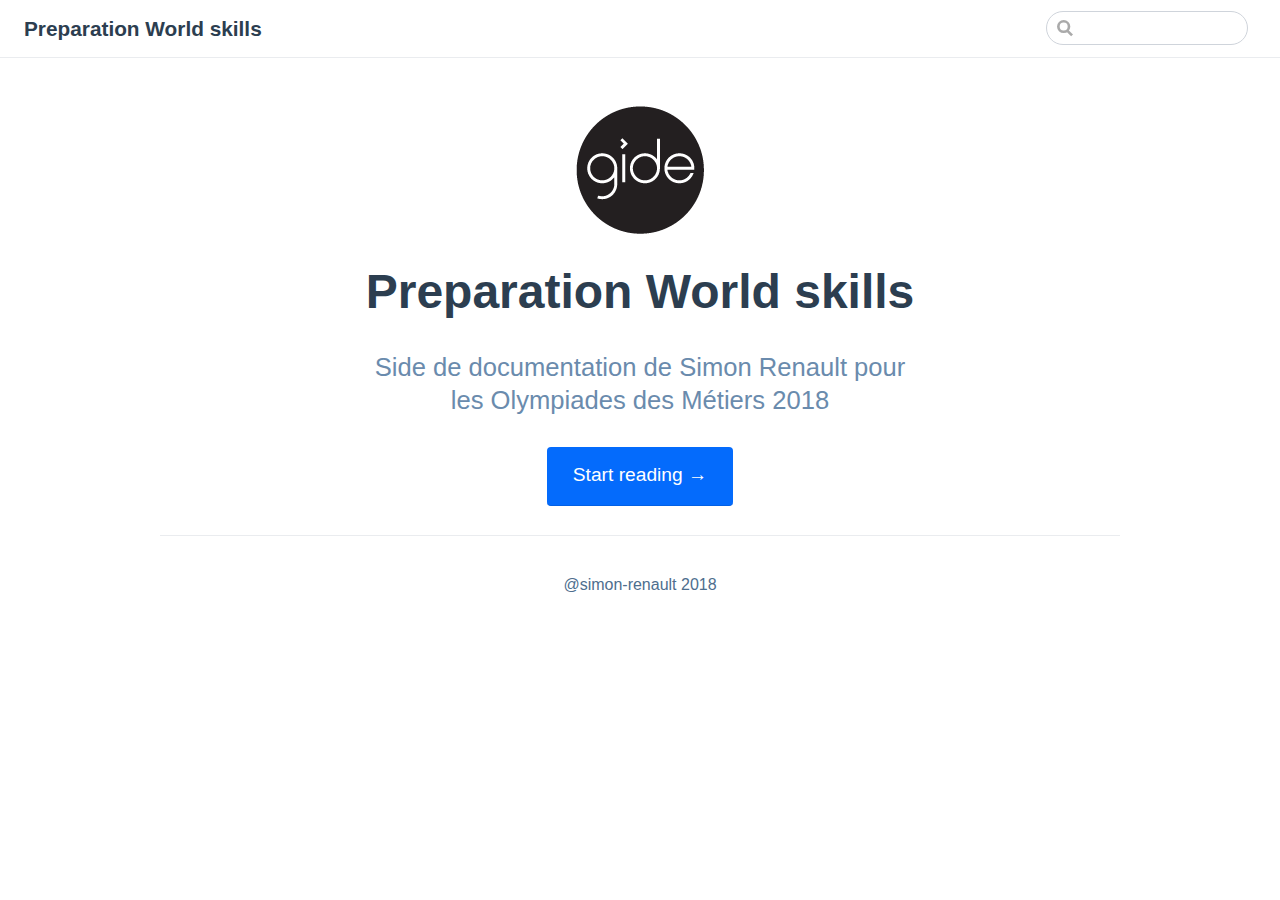
<file: index.html>
<!DOCTYPE html>
<html lang="en-US">
  <head>
    <meta charset="utf-8">
    <meta name="viewport" content="width=device-width,initial-scale=1">
    <title>Preparation World skills</title>
    <meta name="description" content="Side de documentation de Simon Renault pour les Olympiades des Métiers 2018">
    
    
    <link rel="preload" href="/assets/css/0.styles.cdd67ab8.css" as="style"><link rel="preload" href="/assets/js/app.b67adcb0.js" as="script"><link rel="preload" href="/assets/js/12.7efec147.js" as="script"><link rel="prefetch" href="/assets/js/8.646fd5c1.js"><link rel="prefetch" href="/assets/js/1.665f6ac1.js"><link rel="prefetch" href="/assets/js/2.34b1b64f.js"><link rel="prefetch" href="/assets/js/3.8ff14bcb.js"><link rel="prefetch" href="/assets/js/4.647502b3.js"><link rel="prefetch" href="/assets/js/5.0e9dba83.js"><link rel="prefetch" href="/assets/js/6.ae864a7b.js"><link rel="prefetch" href="/assets/js/7.2476b94f.js"><link rel="prefetch" href="/assets/js/9.02d1b270.js"><link rel="prefetch" href="/assets/js/10.1238fb88.js"><link rel="prefetch" href="/assets/js/11.473ae604.js"><link rel="prefetch" href="/assets/js/13.eff0bc4f.js"><link rel="prefetch" href="/assets/js/14.9c6a5b4e.js"><link rel="prefetch" href="/assets/js/15.fc95780a.js"><link rel="prefetch" href="/assets/js/16.6a898f0e.js">
    <link rel="stylesheet" href="/assets/css/0.styles.cdd67ab8.css">
  </head>
  <body>
    <div id="app" data-server-rendered="true"><div class="theme-container no-sidebar"><header class="navbar"><div class="sidebar-button"><svg xmlns="http://www.w3.org/2000/svg" aria-hidden="true" role="img" viewBox="0 0 448 512" class="icon"><path fill="currentColor" d="M436 124H12c-6.627 0-12-5.373-12-12V80c0-6.627 5.373-12 12-12h424c6.627 0 12 5.373 12 12v32c0 6.627-5.373 12-12 12zm0 160H12c-6.627 0-12-5.373-12-12v-32c0-6.627 5.373-12 12-12h424c6.627 0 12 5.373 12 12v32c0 6.627-5.373 12-12 12zm0 160H12c-6.627 0-12-5.373-12-12v-32c0-6.627 5.373-12 12-12h424c6.627 0 12 5.373 12 12v32c0 6.627-5.373 12-12 12z"></path></svg></div><a href="/" class="home-link router-link-exact-active router-link-active"><!----><span class="site-name">
      Preparation World skills
    </span></a><div class="links"><div class="search-box"><input aria-label="Search" autocomplete="off" spellcheck="false" value=""><!----></div><!----></div></header><div class="sidebar-mask"></div><div class="sidebar"><!----><ul class="sidebar-links"><li><a href="/" class="active sidebar-link">Home</a></li><li><a href="/pages/main.html" class="sidebar-link">intro</a></li><li><div class="sidebar-group collapsable"><p class="sidebar-heading"><span>Layout</span><span class="arrow right"></span></p><!----></div></li><li><div class="sidebar-group collapsable"><p class="sidebar-heading"><span>Client-Side</span><span class="arrow right"></span></p><!----></div></li><li><div class="sidebar-group collapsable"><p class="sidebar-heading"><span>Server-Side</span><span class="arrow right"></span></p><!----></div></li></ul></div><div class="home"><div class="hero"><img src="/logo.png" alt="hero"><h1>Preparation World skills</h1><p class="description">
      Side de documentation de Simon Renault pour les Olympiades des Métiers 2018
    </p><p class="action"><a href="/pages/main.html" class="nav-link action-button">Start reading →</a></p></div><!----><div class="content custom"></div><div class="footer">
    @simon-renault 2018
  </div></div></div></div>
    <script src="/assets/js/12.7efec147.js" defer></script><script src="/assets/js/app.b67adcb0.js" defer></script>
  </body>
</html>
</file>
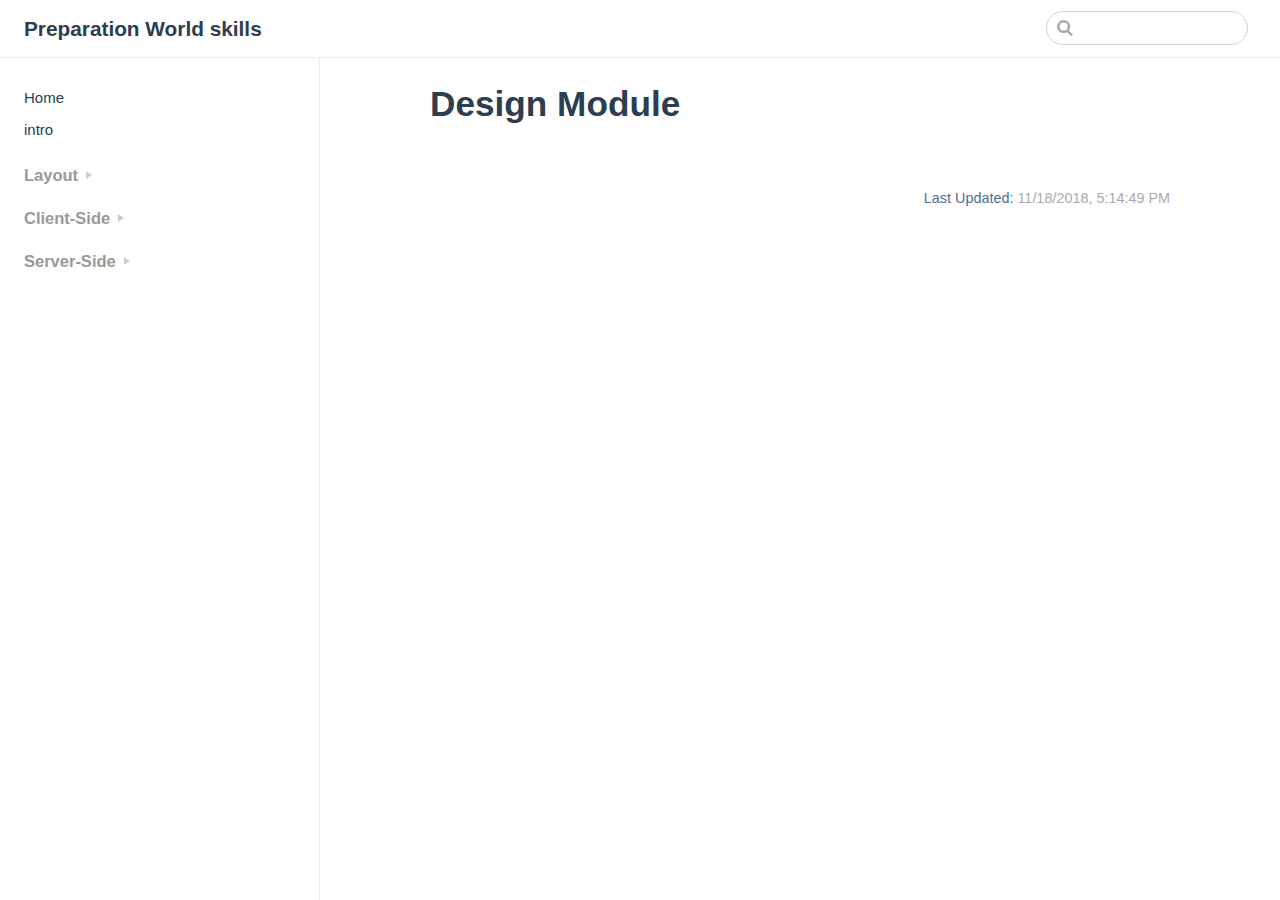
<file: pages/client_side.html>
<!DOCTYPE html>
<html lang="en-US">
  <head>
    <meta charset="utf-8">
    <meta name="viewport" content="width=device-width,initial-scale=1">
    <title>Design Module | Preparation World skills</title>
    <meta name="description" content="Side de documentation de Simon Renault pour les Olympiades des Métiers 2018">
    
    
    <link rel="preload" href="/assets/css/0.styles.cdd67ab8.css" as="style"><link rel="preload" href="/assets/js/app.b67adcb0.js" as="script"><link rel="preload" href="/assets/js/8.646fd5c1.js" as="script"><link rel="prefetch" href="/assets/js/1.665f6ac1.js"><link rel="prefetch" href="/assets/js/2.34b1b64f.js"><link rel="prefetch" href="/assets/js/3.8ff14bcb.js"><link rel="prefetch" href="/assets/js/4.647502b3.js"><link rel="prefetch" href="/assets/js/5.0e9dba83.js"><link rel="prefetch" href="/assets/js/6.ae864a7b.js"><link rel="prefetch" href="/assets/js/7.2476b94f.js"><link rel="prefetch" href="/assets/js/9.02d1b270.js"><link rel="prefetch" href="/assets/js/10.1238fb88.js"><link rel="prefetch" href="/assets/js/11.473ae604.js"><link rel="prefetch" href="/assets/js/12.7efec147.js"><link rel="prefetch" href="/assets/js/13.eff0bc4f.js"><link rel="prefetch" href="/assets/js/14.9c6a5b4e.js"><link rel="prefetch" href="/assets/js/15.fc95780a.js"><link rel="prefetch" href="/assets/js/16.6a898f0e.js">
    <link rel="stylesheet" href="/assets/css/0.styles.cdd67ab8.css">
  </head>
  <body>
    <div id="app" data-server-rendered="true"><div class="theme-container"><header class="navbar"><div class="sidebar-button"><svg xmlns="http://www.w3.org/2000/svg" aria-hidden="true" role="img" viewBox="0 0 448 512" class="icon"><path fill="currentColor" d="M436 124H12c-6.627 0-12-5.373-12-12V80c0-6.627 5.373-12 12-12h424c6.627 0 12 5.373 12 12v32c0 6.627-5.373 12-12 12zm0 160H12c-6.627 0-12-5.373-12-12v-32c0-6.627 5.373-12 12-12h424c6.627 0 12 5.373 12 12v32c0 6.627-5.373 12-12 12zm0 160H12c-6.627 0-12-5.373-12-12v-32c0-6.627 5.373-12 12-12h424c6.627 0 12 5.373 12 12v32c0 6.627-5.373 12-12 12z"></path></svg></div><a href="/" class="home-link router-link-active"><!----><span class="site-name">
      Preparation World skills
    </span></a><div class="links"><div class="search-box"><input aria-label="Search" autocomplete="off" spellcheck="false" value=""><!----></div><!----></div></header><div class="sidebar-mask"></div><div class="sidebar"><!----><ul class="sidebar-links"><li><a href="/" class="sidebar-link">Home</a></li><li><a href="/pages/main.html" class="sidebar-link">intro</a></li><li><div class="sidebar-group collapsable"><p class="sidebar-heading"><span>Layout</span><span class="arrow right"></span></p><!----></div></li><li><div class="sidebar-group collapsable"><p class="sidebar-heading"><span>Client-Side</span><span class="arrow right"></span></p><!----></div></li><li><div class="sidebar-group collapsable"><p class="sidebar-heading"><span>Server-Side</span><span class="arrow right"></span></p><!----></div></li></ul></div><div class="page"><div class="content"><h1 id="design-module"><a href="#design-module" aria-hidden="true" class="header-anchor">#</a> Design Module</h1></div><div class="page-edit"><!----><div class="last-updated"><span class="prefix">Last Updated: </span><span class="time">11/18/2018, 6:14:49 PM</span></div></div><!----></div></div></div>
    <script src="/assets/js/8.646fd5c1.js" defer></script><script src="/assets/js/app.b67adcb0.js" defer></script>
  </body>
</html>
</file>
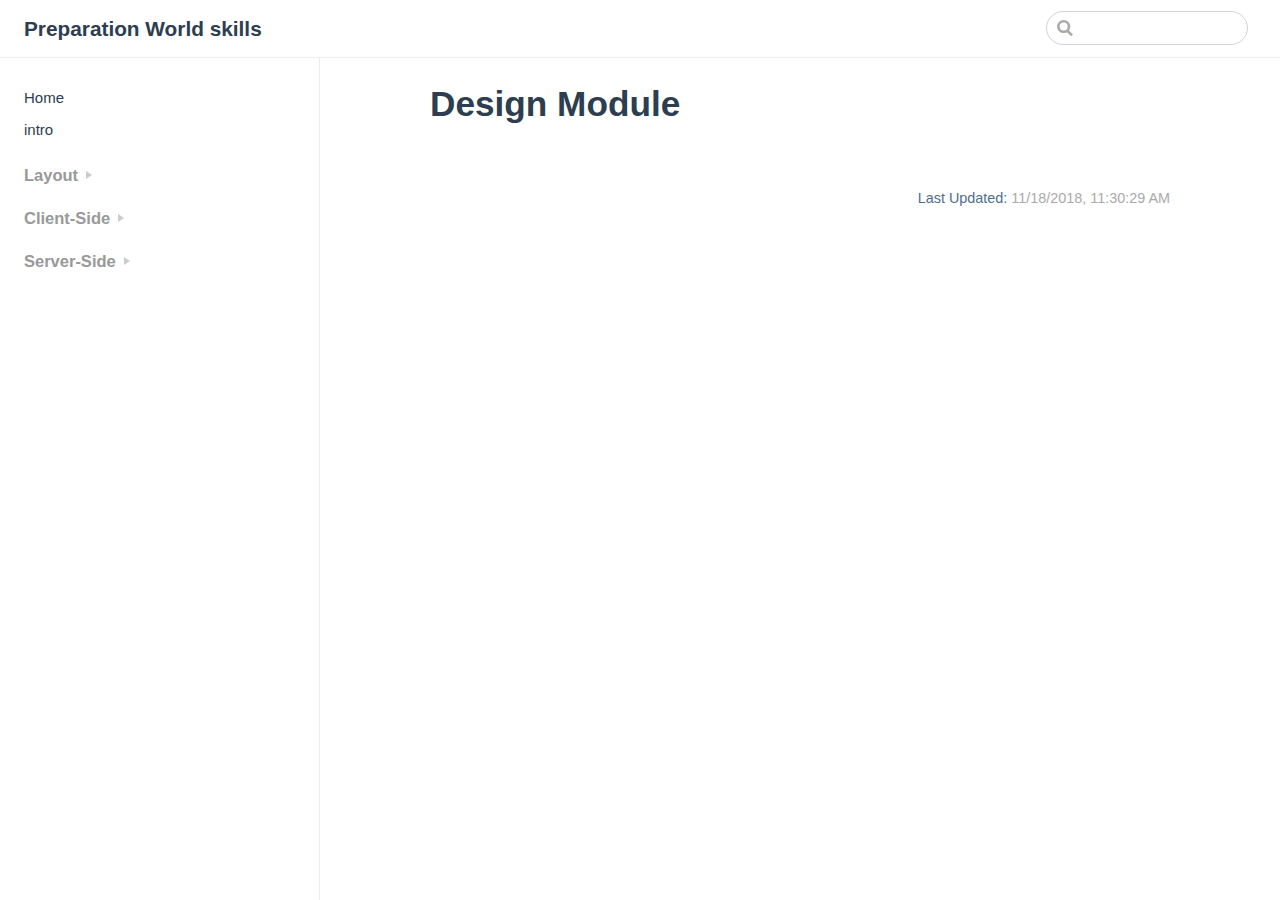
<file: pages/design.html>
<!DOCTYPE html>
<html lang="en-US">
  <head>
    <meta charset="utf-8">
    <meta name="viewport" content="width=device-width,initial-scale=1">
    <title>Design Module | Preparation World skills</title>
    <meta name="description" content="Side de documentation de Simon Renault pour les Olympiades des Métiers 2018">
    
    
    <link rel="preload" href="/assets/css/0.styles.cdd67ab8.css" as="style"><link rel="preload" href="/assets/js/app.b67adcb0.js" as="script"><link rel="preload" href="/assets/js/7.2476b94f.js" as="script"><link rel="prefetch" href="/assets/js/8.646fd5c1.js"><link rel="prefetch" href="/assets/js/1.665f6ac1.js"><link rel="prefetch" href="/assets/js/2.34b1b64f.js"><link rel="prefetch" href="/assets/js/3.8ff14bcb.js"><link rel="prefetch" href="/assets/js/4.647502b3.js"><link rel="prefetch" href="/assets/js/5.0e9dba83.js"><link rel="prefetch" href="/assets/js/6.ae864a7b.js"><link rel="prefetch" href="/assets/js/9.02d1b270.js"><link rel="prefetch" href="/assets/js/10.1238fb88.js"><link rel="prefetch" href="/assets/js/11.473ae604.js"><link rel="prefetch" href="/assets/js/12.7efec147.js"><link rel="prefetch" href="/assets/js/13.eff0bc4f.js"><link rel="prefetch" href="/assets/js/14.9c6a5b4e.js"><link rel="prefetch" href="/assets/js/15.fc95780a.js"><link rel="prefetch" href="/assets/js/16.6a898f0e.js">
    <link rel="stylesheet" href="/assets/css/0.styles.cdd67ab8.css">
  </head>
  <body>
    <div id="app" data-server-rendered="true"><div class="theme-container"><header class="navbar"><div class="sidebar-button"><svg xmlns="http://www.w3.org/2000/svg" aria-hidden="true" role="img" viewBox="0 0 448 512" class="icon"><path fill="currentColor" d="M436 124H12c-6.627 0-12-5.373-12-12V80c0-6.627 5.373-12 12-12h424c6.627 0 12 5.373 12 12v32c0 6.627-5.373 12-12 12zm0 160H12c-6.627 0-12-5.373-12-12v-32c0-6.627 5.373-12 12-12h424c6.627 0 12 5.373 12 12v32c0 6.627-5.373 12-12 12zm0 160H12c-6.627 0-12-5.373-12-12v-32c0-6.627 5.373-12 12-12h424c6.627 0 12 5.373 12 12v32c0 6.627-5.373 12-12 12z"></path></svg></div><a href="/" class="home-link router-link-active"><!----><span class="site-name">
      Preparation World skills
    </span></a><div class="links"><div class="search-box"><input aria-label="Search" autocomplete="off" spellcheck="false" value=""><!----></div><!----></div></header><div class="sidebar-mask"></div><div class="sidebar"><!----><ul class="sidebar-links"><li><a href="/" class="sidebar-link">Home</a></li><li><a href="/pages/main.html" class="sidebar-link">intro</a></li><li><div class="sidebar-group collapsable"><p class="sidebar-heading"><span>Layout</span><span class="arrow right"></span></p><!----></div></li><li><div class="sidebar-group collapsable"><p class="sidebar-heading"><span>Client-Side</span><span class="arrow right"></span></p><!----></div></li><li><div class="sidebar-group collapsable"><p class="sidebar-heading"><span>Server-Side</span><span class="arrow right"></span></p><!----></div></li></ul></div><div class="page"><div class="content"><h1 id="design-module"><a href="#design-module" aria-hidden="true" class="header-anchor">#</a> Design Module</h1></div><div class="page-edit"><!----><div class="last-updated"><span class="prefix">Last Updated: </span><span class="time">11/18/2018, 12:30:29 PM</span></div></div><!----></div></div></div>
    <script src="/assets/js/7.2476b94f.js" defer></script><script src="/assets/js/app.b67adcb0.js" defer></script>
  </body>
</html>
</file>
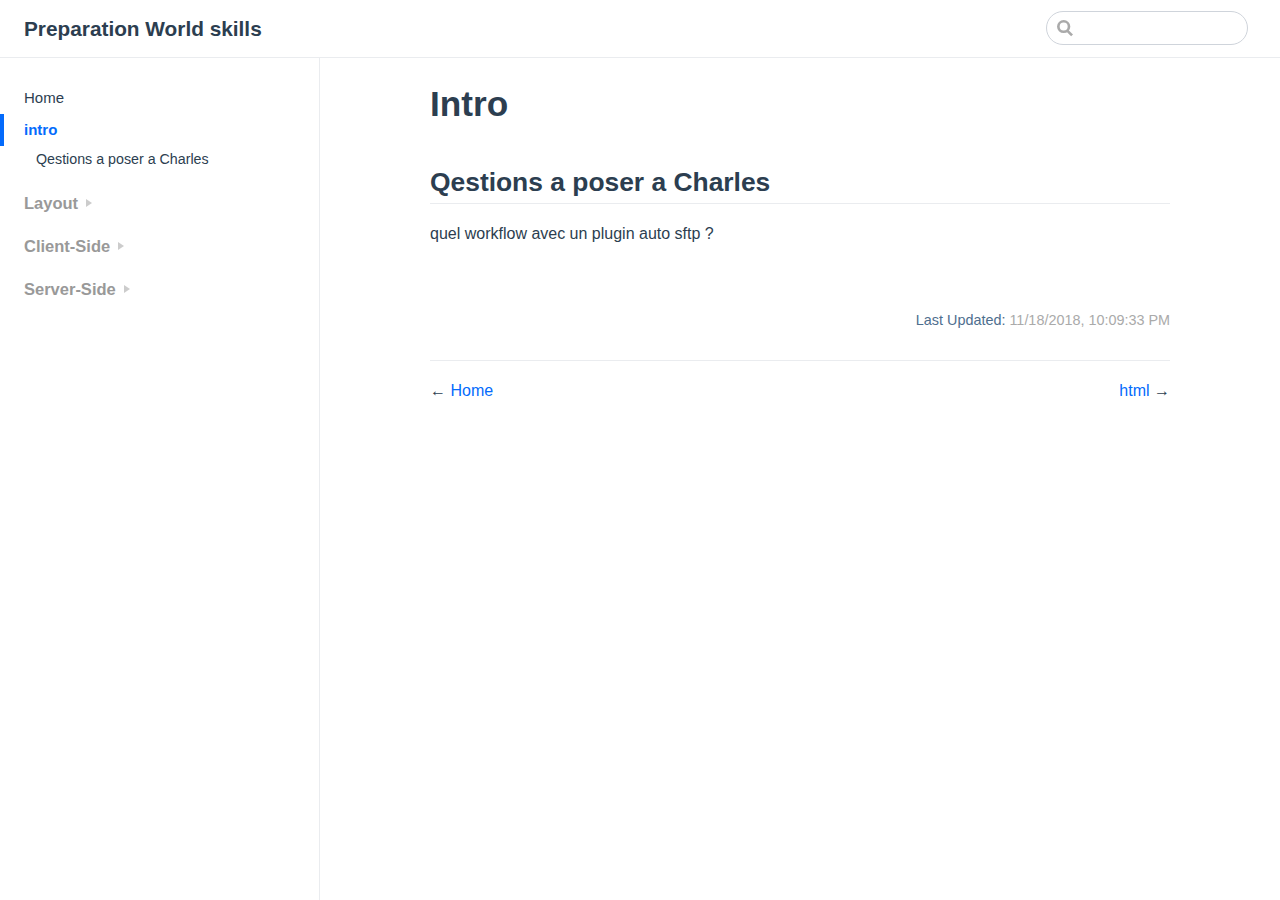
<file: pages/main.html>
<!DOCTYPE html>
<html lang="en-US">
  <head>
    <meta charset="utf-8">
    <meta name="viewport" content="width=device-width,initial-scale=1">
    <title>Intro | Preparation World skills</title>
    <meta name="description" content="Side de documentation de Simon Renault pour les Olympiades des Métiers 2018">
    
    
    <link rel="preload" href="/assets/css/0.styles.cdd67ab8.css" as="style"><link rel="preload" href="/assets/js/app.b67adcb0.js" as="script"><link rel="preload" href="/assets/js/4.647502b3.js" as="script"><link rel="prefetch" href="/assets/js/8.646fd5c1.js"><link rel="prefetch" href="/assets/js/1.665f6ac1.js"><link rel="prefetch" href="/assets/js/2.34b1b64f.js"><link rel="prefetch" href="/assets/js/3.8ff14bcb.js"><link rel="prefetch" href="/assets/js/5.0e9dba83.js"><link rel="prefetch" href="/assets/js/6.ae864a7b.js"><link rel="prefetch" href="/assets/js/7.2476b94f.js"><link rel="prefetch" href="/assets/js/9.02d1b270.js"><link rel="prefetch" href="/assets/js/10.1238fb88.js"><link rel="prefetch" href="/assets/js/11.473ae604.js"><link rel="prefetch" href="/assets/js/12.7efec147.js"><link rel="prefetch" href="/assets/js/13.eff0bc4f.js"><link rel="prefetch" href="/assets/js/14.9c6a5b4e.js"><link rel="prefetch" href="/assets/js/15.fc95780a.js"><link rel="prefetch" href="/assets/js/16.6a898f0e.js">
    <link rel="stylesheet" href="/assets/css/0.styles.cdd67ab8.css">
  </head>
  <body>
    <div id="app" data-server-rendered="true"><div class="theme-container"><header class="navbar"><div class="sidebar-button"><svg xmlns="http://www.w3.org/2000/svg" aria-hidden="true" role="img" viewBox="0 0 448 512" class="icon"><path fill="currentColor" d="M436 124H12c-6.627 0-12-5.373-12-12V80c0-6.627 5.373-12 12-12h424c6.627 0 12 5.373 12 12v32c0 6.627-5.373 12-12 12zm0 160H12c-6.627 0-12-5.373-12-12v-32c0-6.627 5.373-12 12-12h424c6.627 0 12 5.373 12 12v32c0 6.627-5.373 12-12 12zm0 160H12c-6.627 0-12-5.373-12-12v-32c0-6.627 5.373-12 12-12h424c6.627 0 12 5.373 12 12v32c0 6.627-5.373 12-12 12z"></path></svg></div><a href="/" class="home-link router-link-active"><!----><span class="site-name">
      Preparation World skills
    </span></a><div class="links"><div class="search-box"><input aria-label="Search" autocomplete="off" spellcheck="false" value=""><!----></div><!----></div></header><div class="sidebar-mask"></div><div class="sidebar"><!----><ul class="sidebar-links"><li><a href="/" class="sidebar-link">Home</a></li><li><a href="/pages/main.html" class="active sidebar-link">intro</a><ul class="sidebar-sub-headers"><li class="sidebar-sub-header"><a href="/pages/main.html#qestions-a-poser-a-charles" class="sidebar-link">Qestions a poser a Charles</a></li></ul></li><li><div class="sidebar-group collapsable"><p class="sidebar-heading"><span>Layout</span><span class="arrow right"></span></p><!----></div></li><li><div class="sidebar-group collapsable"><p class="sidebar-heading"><span>Client-Side</span><span class="arrow right"></span></p><!----></div></li><li><div class="sidebar-group collapsable"><p class="sidebar-heading"><span>Server-Side</span><span class="arrow right"></span></p><!----></div></li></ul></div><div class="page"><div class="content"><h1 id="intro"><a href="#intro" aria-hidden="true" class="header-anchor">#</a> Intro</h1><h2 id="qestions-a-poser-a-charles"><a href="#qestions-a-poser-a-charles" aria-hidden="true" class="header-anchor">#</a> Qestions a poser a Charles</h2><p>quel workflow avec un plugin auto sftp ?</p></div><div class="page-edit"><!----><div class="last-updated"><span class="prefix">Last Updated: </span><span class="time">11/18/2018, 11:09:33 PM</span></div></div><div class="page-nav"><p class="inner"><span class="prev">
        ← <a href="/" class="prev router-link-active">
          Home
        </a></span><span class="next"><a href="/pages/layout/html.html">
          html
        </a> →
      </span></p></div></div></div></div>
    <script src="/assets/js/4.647502b3.js" defer></script><script src="/assets/js/app.b67adcb0.js" defer></script>
  </body>
</html>
</file>
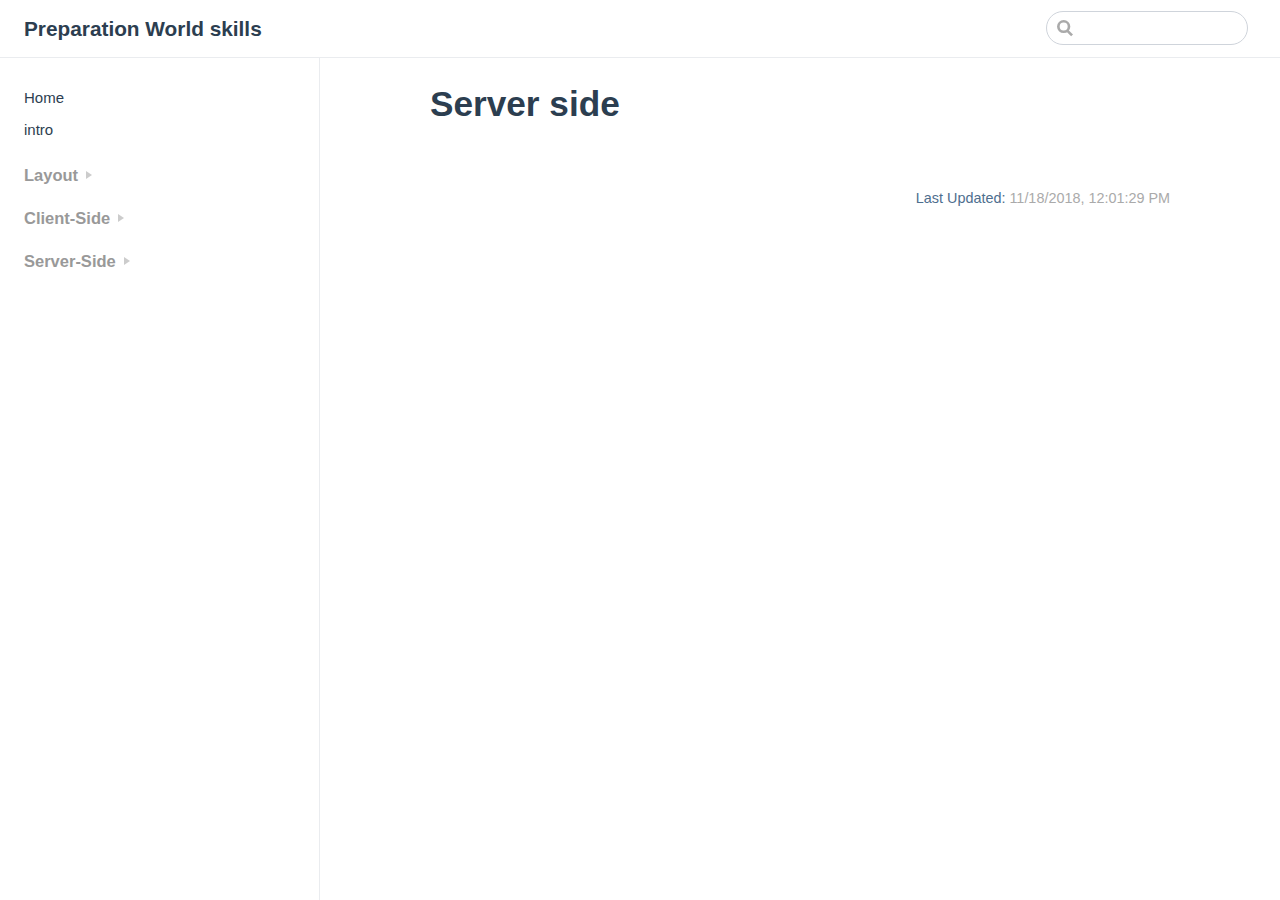
<file: pages/server_side.html>
<!DOCTYPE html>
<html lang="en-US">
  <head>
    <meta charset="utf-8">
    <meta name="viewport" content="width=device-width,initial-scale=1">
    <title>Server side | Preparation World skills</title>
    <meta name="description" content="Side de documentation de Simon Renault pour les Olympiades des Métiers 2018">
    
    
    <link rel="preload" href="/assets/css/0.styles.cdd67ab8.css" as="style"><link rel="preload" href="/assets/js/app.b67adcb0.js" as="script"><link rel="preload" href="/assets/js/2.34b1b64f.js" as="script"><link rel="prefetch" href="/assets/js/8.646fd5c1.js"><link rel="prefetch" href="/assets/js/1.665f6ac1.js"><link rel="prefetch" href="/assets/js/3.8ff14bcb.js"><link rel="prefetch" href="/assets/js/4.647502b3.js"><link rel="prefetch" href="/assets/js/5.0e9dba83.js"><link rel="prefetch" href="/assets/js/6.ae864a7b.js"><link rel="prefetch" href="/assets/js/7.2476b94f.js"><link rel="prefetch" href="/assets/js/9.02d1b270.js"><link rel="prefetch" href="/assets/js/10.1238fb88.js"><link rel="prefetch" href="/assets/js/11.473ae604.js"><link rel="prefetch" href="/assets/js/12.7efec147.js"><link rel="prefetch" href="/assets/js/13.eff0bc4f.js"><link rel="prefetch" href="/assets/js/14.9c6a5b4e.js"><link rel="prefetch" href="/assets/js/15.fc95780a.js"><link rel="prefetch" href="/assets/js/16.6a898f0e.js">
    <link rel="stylesheet" href="/assets/css/0.styles.cdd67ab8.css">
  </head>
  <body>
    <div id="app" data-server-rendered="true"><div class="theme-container"><header class="navbar"><div class="sidebar-button"><svg xmlns="http://www.w3.org/2000/svg" aria-hidden="true" role="img" viewBox="0 0 448 512" class="icon"><path fill="currentColor" d="M436 124H12c-6.627 0-12-5.373-12-12V80c0-6.627 5.373-12 12-12h424c6.627 0 12 5.373 12 12v32c0 6.627-5.373 12-12 12zm0 160H12c-6.627 0-12-5.373-12-12v-32c0-6.627 5.373-12 12-12h424c6.627 0 12 5.373 12 12v32c0 6.627-5.373 12-12 12zm0 160H12c-6.627 0-12-5.373-12-12v-32c0-6.627 5.373-12 12-12h424c6.627 0 12 5.373 12 12v32c0 6.627-5.373 12-12 12z"></path></svg></div><a href="/" class="home-link router-link-active"><!----><span class="site-name">
      Preparation World skills
    </span></a><div class="links"><div class="search-box"><input aria-label="Search" autocomplete="off" spellcheck="false" value=""><!----></div><!----></div></header><div class="sidebar-mask"></div><div class="sidebar"><!----><ul class="sidebar-links"><li><a href="/" class="sidebar-link">Home</a></li><li><a href="/pages/main.html" class="sidebar-link">intro</a></li><li><div class="sidebar-group collapsable"><p class="sidebar-heading"><span>Layout</span><span class="arrow right"></span></p><!----></div></li><li><div class="sidebar-group collapsable"><p class="sidebar-heading"><span>Client-Side</span><span class="arrow right"></span></p><!----></div></li><li><div class="sidebar-group collapsable"><p class="sidebar-heading"><span>Server-Side</span><span class="arrow right"></span></p><!----></div></li></ul></div><div class="page"><div class="content"><h1 id="server-side"><a href="#server-side" aria-hidden="true" class="header-anchor">#</a> Server side</h1></div><div class="page-edit"><!----><div class="last-updated"><span class="prefix">Last Updated: </span><span class="time">11/18/2018, 1:01:29 PM</span></div></div><!----></div></div></div>
    <script src="/assets/js/2.34b1b64f.js" defer></script><script src="/assets/js/app.b67adcb0.js" defer></script>
  </body>
</html>
</file>
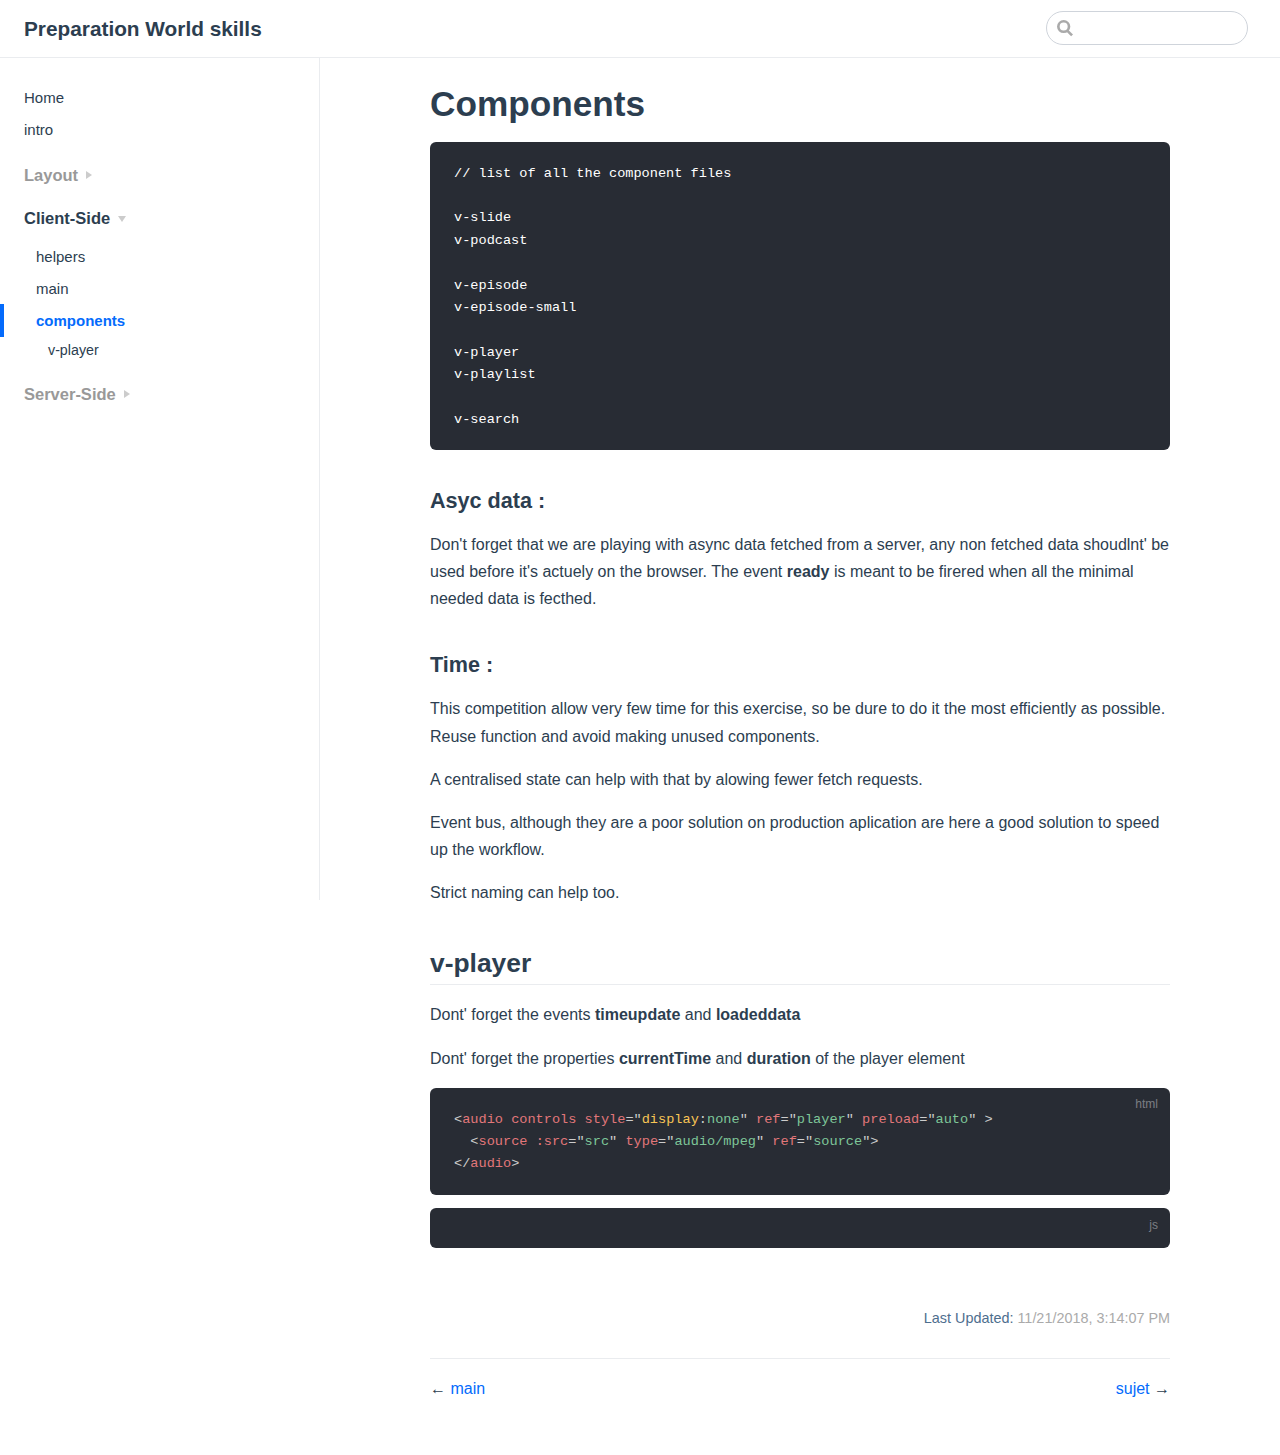
<file: pages/client-side/components.html>
<!DOCTYPE html>
<html lang="en-US">
  <head>
    <meta charset="utf-8">
    <meta name="viewport" content="width=device-width,initial-scale=1">
    <title>Components | Preparation World skills</title>
    <meta name="description" content="Side de documentation de Simon Renault pour les Olympiades des Métiers 2018">
    
    
    <link rel="preload" href="/assets/css/0.styles.cdd67ab8.css" as="style"><link rel="preload" href="/assets/js/app.b67adcb0.js" as="script"><link rel="preload" href="/assets/js/11.473ae604.js" as="script"><link rel="prefetch" href="/assets/js/8.646fd5c1.js"><link rel="prefetch" href="/assets/js/1.665f6ac1.js"><link rel="prefetch" href="/assets/js/2.34b1b64f.js"><link rel="prefetch" href="/assets/js/3.8ff14bcb.js"><link rel="prefetch" href="/assets/js/4.647502b3.js"><link rel="prefetch" href="/assets/js/5.0e9dba83.js"><link rel="prefetch" href="/assets/js/6.ae864a7b.js"><link rel="prefetch" href="/assets/js/7.2476b94f.js"><link rel="prefetch" href="/assets/js/9.02d1b270.js"><link rel="prefetch" href="/assets/js/10.1238fb88.js"><link rel="prefetch" href="/assets/js/12.7efec147.js"><link rel="prefetch" href="/assets/js/13.eff0bc4f.js"><link rel="prefetch" href="/assets/js/14.9c6a5b4e.js"><link rel="prefetch" href="/assets/js/15.fc95780a.js"><link rel="prefetch" href="/assets/js/16.6a898f0e.js">
    <link rel="stylesheet" href="/assets/css/0.styles.cdd67ab8.css">
  </head>
  <body>
    <div id="app" data-server-rendered="true"><div class="theme-container"><header class="navbar"><div class="sidebar-button"><svg xmlns="http://www.w3.org/2000/svg" aria-hidden="true" role="img" viewBox="0 0 448 512" class="icon"><path fill="currentColor" d="M436 124H12c-6.627 0-12-5.373-12-12V80c0-6.627 5.373-12 12-12h424c6.627 0 12 5.373 12 12v32c0 6.627-5.373 12-12 12zm0 160H12c-6.627 0-12-5.373-12-12v-32c0-6.627 5.373-12 12-12h424c6.627 0 12 5.373 12 12v32c0 6.627-5.373 12-12 12zm0 160H12c-6.627 0-12-5.373-12-12v-32c0-6.627 5.373-12 12-12h424c6.627 0 12 5.373 12 12v32c0 6.627-5.373 12-12 12z"></path></svg></div><a href="/" class="home-link router-link-active"><!----><span class="site-name">
      Preparation World skills
    </span></a><div class="links"><div class="search-box"><input aria-label="Search" autocomplete="off" spellcheck="false" value=""><!----></div><!----></div></header><div class="sidebar-mask"></div><div class="sidebar"><!----><ul class="sidebar-links"><li><a href="/" class="sidebar-link">Home</a></li><li><a href="/pages/main.html" class="sidebar-link">intro</a></li><li><div class="sidebar-group collapsable"><p class="sidebar-heading"><span>Layout</span><span class="arrow right"></span></p><!----></div></li><li><div class="sidebar-group collapsable"><p class="sidebar-heading open"><span>Client-Side</span><span class="arrow down"></span></p><ul class="sidebar-group-items"><li><a href="/pages/client-side/helpers.html" class="sidebar-link">helpers</a></li><li><a href="/pages/client-side/main.html" class="sidebar-link">main</a></li><li><a href="/pages/client-side/components.html" class="active sidebar-link">components</a><ul class="sidebar-sub-headers"><li class="sidebar-sub-header"><a href="/pages/client-side/components.html#v-player" class="sidebar-link">v-player</a></li></ul></li></ul></div></li><li><div class="sidebar-group collapsable"><p class="sidebar-heading"><span>Server-Side</span><span class="arrow right"></span></p><!----></div></li></ul></div><div class="page"><div class="content"><h1 id="components"><a href="#components" aria-hidden="true" class="header-anchor">#</a> Components</h1><div class="language- extra-class"><pre class="language-text"><code>// list of all the component files

v-slide
v-podcast

v-episode
v-episode-small

v-player
v-playlist

v-search
</code></pre></div><h3 id="asyc-data"><a href="#asyc-data" aria-hidden="true" class="header-anchor">#</a> Asyc data :</h3><p>Don't forget that we are playing with async data fetched from a server, any non fetched data shoudlnt' be used before it's actuely on the browser. The event <strong>ready</strong> is meant to be firered when all the minimal needed data is fecthed.</p><h3 id="time"><a href="#time" aria-hidden="true" class="header-anchor">#</a> Time :</h3><p>This competition allow very few time for this exercise, so be dure to do it the most efficiently as possible. Reuse function and avoid making unused components.</p><p>A centralised state can help with that by alowing fewer fetch requests.</p><p>Event bus, although they are a poor solution on production aplication are here a good solution to speed up the workflow.</p><p>Strict naming can help too.</p><h2 id="v-player"><a href="#v-player" aria-hidden="true" class="header-anchor">#</a> v-player</h2><p>Dont' forget the events  <strong>timeupdate</strong> and <strong>loadeddata</strong></p><p>Dont' forget the properties  <strong>currentTime</strong> and  <strong>duration</strong> of the player element</p><div class="language-html extra-class"><pre class="language-html"><code><span class="token tag"><span class="token tag"><span class="token punctuation">&lt;</span>audio</span> <span class="token attr-name">controls</span><span class="token style-attr language-css"><span class="token attr-name"> <span class="token attr-name">style</span></span><span class="token punctuation">=&quot;</span><span class="token attr-value"><span class="token property">display</span><span class="token punctuation">:</span>none</span><span class="token punctuation">&quot;</span></span> <span class="token attr-name">ref</span><span class="token attr-value"><span class="token punctuation">=</span><span class="token punctuation">&quot;</span>player<span class="token punctuation">&quot;</span></span> <span class="token attr-name">preload</span><span class="token attr-value"><span class="token punctuation">=</span><span class="token punctuation">&quot;</span>auto<span class="token punctuation">&quot;</span></span> <span class="token punctuation">&gt;</span></span>
  <span class="token tag"><span class="token tag"><span class="token punctuation">&lt;</span>source</span> <span class="token attr-name">:src</span><span class="token attr-value"><span class="token punctuation">=</span><span class="token punctuation">&quot;</span>src<span class="token punctuation">&quot;</span></span> <span class="token attr-name">type</span><span class="token attr-value"><span class="token punctuation">=</span><span class="token punctuation">&quot;</span>audio/mpeg<span class="token punctuation">&quot;</span></span> <span class="token attr-name">ref</span><span class="token attr-value"><span class="token punctuation">=</span><span class="token punctuation">&quot;</span>source<span class="token punctuation">&quot;</span></span><span class="token punctuation">&gt;</span></span>
<span class="token tag"><span class="token tag"><span class="token punctuation">&lt;/</span>audio</span><span class="token punctuation">&gt;</span></span>
</code></pre></div><div class="language-js extra-class"><pre class="language-js"><code></code></pre></div></div><div class="page-edit"><!----><div class="last-updated"><span class="prefix">Last Updated: </span><span class="time">11/21/2018, 4:14:07 PM</span></div></div><div class="page-nav"><p class="inner"><span class="prev">
        ← <a href="/pages/client-side/main.html" class="prev">
          main
        </a></span><span class="next"><a href="/pages/server-side/main.html">
          sujet
        </a> →
      </span></p></div></div></div></div>
    <script src="/assets/js/11.473ae604.js" defer></script><script src="/assets/js/app.b67adcb0.js" defer></script>
  </body>
</html>
</file>
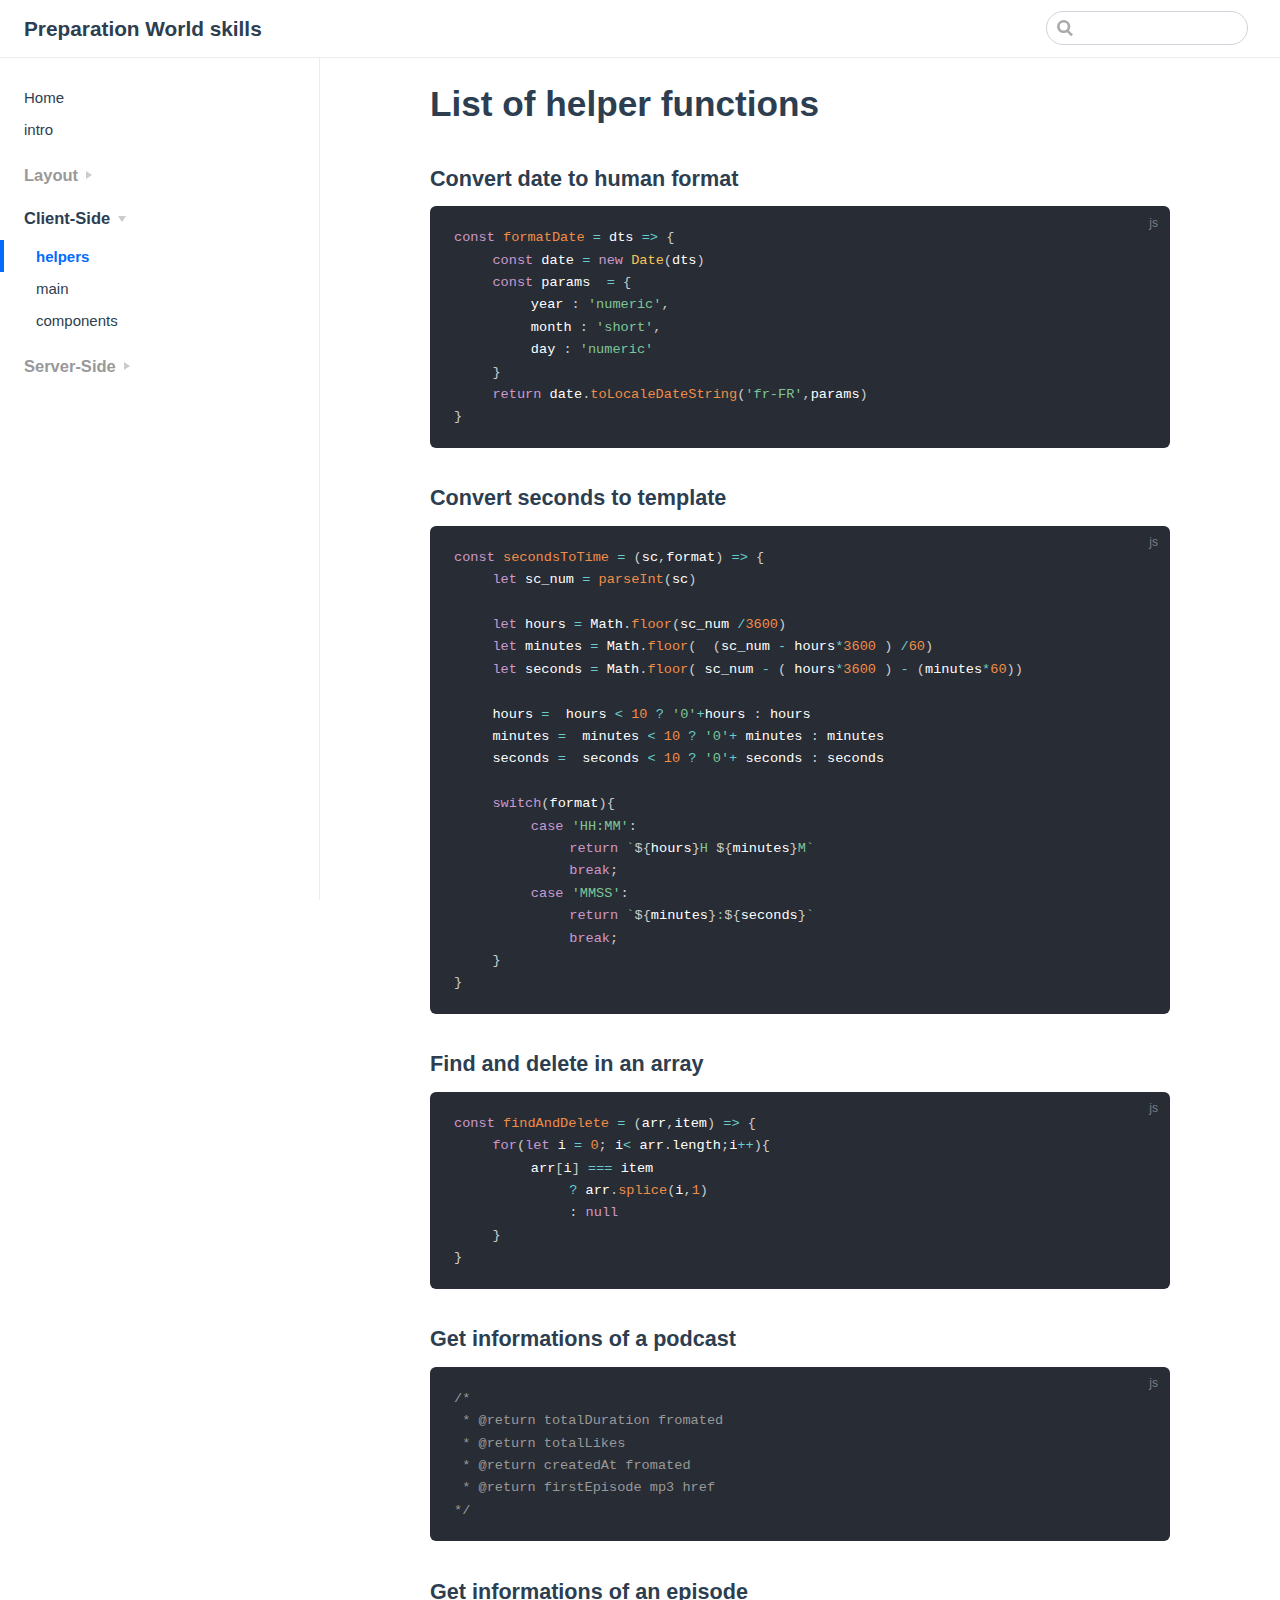
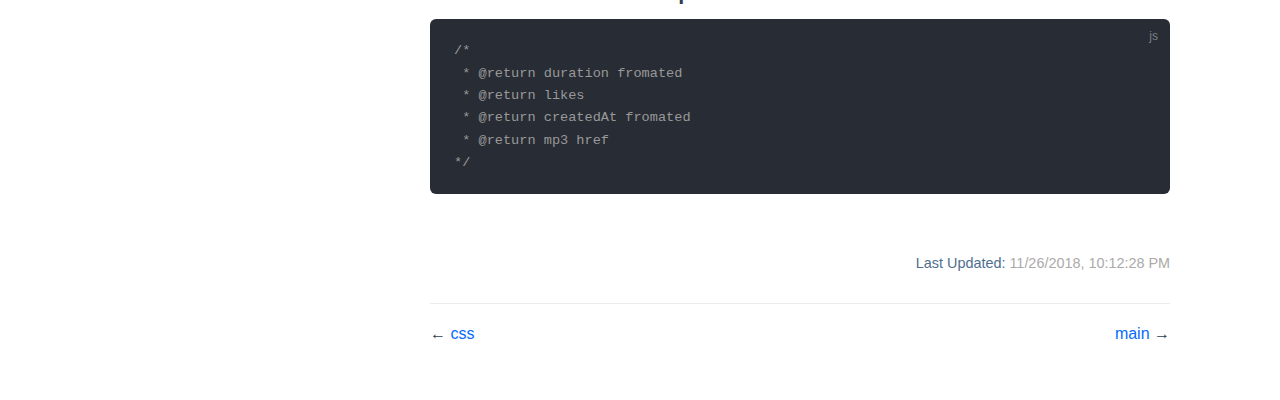
<file: pages/client-side/helpers.html>
<!DOCTYPE html>
<html lang="en-US">
  <head>
    <meta charset="utf-8">
    <meta name="viewport" content="width=device-width,initial-scale=1">
    <title>List of helper functions | Preparation World skills</title>
    <meta name="description" content="Side de documentation de Simon Renault pour les Olympiades des Métiers 2018">
    
    
    <link rel="preload" href="/assets/css/0.styles.cdd67ab8.css" as="style"><link rel="preload" href="/assets/js/app.b67adcb0.js" as="script"><link rel="preload" href="/assets/js/10.1238fb88.js" as="script"><link rel="prefetch" href="/assets/js/8.646fd5c1.js"><link rel="prefetch" href="/assets/js/1.665f6ac1.js"><link rel="prefetch" href="/assets/js/2.34b1b64f.js"><link rel="prefetch" href="/assets/js/3.8ff14bcb.js"><link rel="prefetch" href="/assets/js/4.647502b3.js"><link rel="prefetch" href="/assets/js/5.0e9dba83.js"><link rel="prefetch" href="/assets/js/6.ae864a7b.js"><link rel="prefetch" href="/assets/js/7.2476b94f.js"><link rel="prefetch" href="/assets/js/9.02d1b270.js"><link rel="prefetch" href="/assets/js/11.473ae604.js"><link rel="prefetch" href="/assets/js/12.7efec147.js"><link rel="prefetch" href="/assets/js/13.eff0bc4f.js"><link rel="prefetch" href="/assets/js/14.9c6a5b4e.js"><link rel="prefetch" href="/assets/js/15.fc95780a.js"><link rel="prefetch" href="/assets/js/16.6a898f0e.js">
    <link rel="stylesheet" href="/assets/css/0.styles.cdd67ab8.css">
  </head>
  <body>
    <div id="app" data-server-rendered="true"><div class="theme-container"><header class="navbar"><div class="sidebar-button"><svg xmlns="http://www.w3.org/2000/svg" aria-hidden="true" role="img" viewBox="0 0 448 512" class="icon"><path fill="currentColor" d="M436 124H12c-6.627 0-12-5.373-12-12V80c0-6.627 5.373-12 12-12h424c6.627 0 12 5.373 12 12v32c0 6.627-5.373 12-12 12zm0 160H12c-6.627 0-12-5.373-12-12v-32c0-6.627 5.373-12 12-12h424c6.627 0 12 5.373 12 12v32c0 6.627-5.373 12-12 12zm0 160H12c-6.627 0-12-5.373-12-12v-32c0-6.627 5.373-12 12-12h424c6.627 0 12 5.373 12 12v32c0 6.627-5.373 12-12 12z"></path></svg></div><a href="/" class="home-link router-link-active"><!----><span class="site-name">
      Preparation World skills
    </span></a><div class="links"><div class="search-box"><input aria-label="Search" autocomplete="off" spellcheck="false" value=""><!----></div><!----></div></header><div class="sidebar-mask"></div><div class="sidebar"><!----><ul class="sidebar-links"><li><a href="/" class="sidebar-link">Home</a></li><li><a href="/pages/main.html" class="sidebar-link">intro</a></li><li><div class="sidebar-group collapsable"><p class="sidebar-heading"><span>Layout</span><span class="arrow right"></span></p><!----></div></li><li><div class="sidebar-group collapsable"><p class="sidebar-heading open"><span>Client-Side</span><span class="arrow down"></span></p><ul class="sidebar-group-items"><li><a href="/pages/client-side/helpers.html" class="active sidebar-link">helpers</a><ul class="sidebar-sub-headers"></ul></li><li><a href="/pages/client-side/main.html" class="sidebar-link">main</a></li><li><a href="/pages/client-side/components.html" class="sidebar-link">components</a></li></ul></div></li><li><div class="sidebar-group collapsable"><p class="sidebar-heading"><span>Server-Side</span><span class="arrow right"></span></p><!----></div></li></ul></div><div class="page"><div class="content"><h1 id="list-of-helper-functions"><a href="#list-of-helper-functions" aria-hidden="true" class="header-anchor">#</a> List of helper functions</h1><h3 id="convert-date-to-human-format"><a href="#convert-date-to-human-format" aria-hidden="true" class="header-anchor">#</a> Convert date to human format</h3><div class="language-js extra-class"><pre class="language-js"><code><span class="token keyword">const</span> <span class="token function-variable function">formatDate</span> <span class="token operator">=</span> dts <span class="token operator">=&gt;</span> <span class="token punctuation">{</span>
	<span class="token keyword">const</span> date <span class="token operator">=</span> <span class="token keyword">new</span> <span class="token class-name">Date</span><span class="token punctuation">(</span>dts<span class="token punctuation">)</span>
	<span class="token keyword">const</span> params  <span class="token operator">=</span> <span class="token punctuation">{</span>
		year <span class="token punctuation">:</span> <span class="token string">'numeric'</span><span class="token punctuation">,</span>
		month <span class="token punctuation">:</span> <span class="token string">'short'</span><span class="token punctuation">,</span>
		day <span class="token punctuation">:</span> <span class="token string">'numeric'</span>
	<span class="token punctuation">}</span>
	<span class="token keyword">return</span> date<span class="token punctuation">.</span><span class="token function">toLocaleDateString</span><span class="token punctuation">(</span><span class="token string">'fr-FR'</span><span class="token punctuation">,</span>params<span class="token punctuation">)</span>
<span class="token punctuation">}</span>
</code></pre></div><h3 id="convert-seconds-to-template"><a href="#convert-seconds-to-template" aria-hidden="true" class="header-anchor">#</a> Convert seconds to template</h3><div class="language-js extra-class"><pre class="language-js"><code><span class="token keyword">const</span> <span class="token function-variable function">secondsToTime</span> <span class="token operator">=</span> <span class="token punctuation">(</span>sc<span class="token punctuation">,</span>format<span class="token punctuation">)</span> <span class="token operator">=&gt;</span> <span class="token punctuation">{</span>
	<span class="token keyword">let</span> sc_num <span class="token operator">=</span> <span class="token function">parseInt</span><span class="token punctuation">(</span>sc<span class="token punctuation">)</span>

	<span class="token keyword">let</span> hours <span class="token operator">=</span> Math<span class="token punctuation">.</span><span class="token function">floor</span><span class="token punctuation">(</span>sc_num <span class="token operator">/</span><span class="token number">3600</span><span class="token punctuation">)</span>
	<span class="token keyword">let</span> minutes <span class="token operator">=</span> Math<span class="token punctuation">.</span><span class="token function">floor</span><span class="token punctuation">(</span>  <span class="token punctuation">(</span>sc_num <span class="token operator">-</span> hours<span class="token operator">*</span><span class="token number">3600</span> <span class="token punctuation">)</span> <span class="token operator">/</span><span class="token number">60</span><span class="token punctuation">)</span>
	<span class="token keyword">let</span> seconds <span class="token operator">=</span> Math<span class="token punctuation">.</span><span class="token function">floor</span><span class="token punctuation">(</span> sc_num <span class="token operator">-</span> <span class="token punctuation">(</span> hours<span class="token operator">*</span><span class="token number">3600</span> <span class="token punctuation">)</span> <span class="token operator">-</span> <span class="token punctuation">(</span>minutes<span class="token operator">*</span><span class="token number">60</span><span class="token punctuation">)</span><span class="token punctuation">)</span>

	hours <span class="token operator">=</span>  hours <span class="token operator">&lt;</span> <span class="token number">10</span> <span class="token operator">?</span> <span class="token string">'0'</span><span class="token operator">+</span>hours <span class="token punctuation">:</span> hours
	minutes <span class="token operator">=</span>  minutes <span class="token operator">&lt;</span> <span class="token number">10</span> <span class="token operator">?</span> <span class="token string">'0'</span><span class="token operator">+</span> minutes <span class="token punctuation">:</span> minutes
	seconds <span class="token operator">=</span>  seconds <span class="token operator">&lt;</span> <span class="token number">10</span> <span class="token operator">?</span> <span class="token string">'0'</span><span class="token operator">+</span> seconds <span class="token punctuation">:</span> seconds

	<span class="token keyword">switch</span><span class="token punctuation">(</span>format<span class="token punctuation">)</span><span class="token punctuation">{</span>
		<span class="token keyword">case</span> <span class="token string">'HH:MM'</span><span class="token punctuation">:</span>
			<span class="token keyword">return</span> <span class="token template-string"><span class="token string">`</span><span class="token interpolation"><span class="token interpolation-punctuation punctuation">${</span>hours<span class="token interpolation-punctuation punctuation">}</span></span><span class="token string">H </span><span class="token interpolation"><span class="token interpolation-punctuation punctuation">${</span>minutes<span class="token interpolation-punctuation punctuation">}</span></span><span class="token string">M`</span></span>
			<span class="token keyword">break</span><span class="token punctuation">;</span>
		<span class="token keyword">case</span> <span class="token string">'MMSS'</span><span class="token punctuation">:</span>
			<span class="token keyword">return</span> <span class="token template-string"><span class="token string">`</span><span class="token interpolation"><span class="token interpolation-punctuation punctuation">${</span>minutes<span class="token interpolation-punctuation punctuation">}</span></span><span class="token string">:</span><span class="token interpolation"><span class="token interpolation-punctuation punctuation">${</span>seconds<span class="token interpolation-punctuation punctuation">}</span></span><span class="token string">`</span></span>
			<span class="token keyword">break</span><span class="token punctuation">;</span>
	<span class="token punctuation">}</span>
<span class="token punctuation">}</span>
</code></pre></div><h3 id="find-and-delete-in-an-array"><a href="#find-and-delete-in-an-array" aria-hidden="true" class="header-anchor">#</a> Find and delete in an array</h3><div class="language-js extra-class"><pre class="language-js"><code><span class="token keyword">const</span> <span class="token function-variable function">findAndDelete</span> <span class="token operator">=</span> <span class="token punctuation">(</span>arr<span class="token punctuation">,</span>item<span class="token punctuation">)</span> <span class="token operator">=&gt;</span> <span class="token punctuation">{</span>
	<span class="token keyword">for</span><span class="token punctuation">(</span><span class="token keyword">let</span> i <span class="token operator">=</span> <span class="token number">0</span><span class="token punctuation">;</span> i<span class="token operator">&lt;</span> arr<span class="token punctuation">.</span>length<span class="token punctuation">;</span>i<span class="token operator">++</span><span class="token punctuation">)</span><span class="token punctuation">{</span>
		arr<span class="token punctuation">[</span>i<span class="token punctuation">]</span> <span class="token operator">===</span> item
			<span class="token operator">?</span> arr<span class="token punctuation">.</span><span class="token function">splice</span><span class="token punctuation">(</span>i<span class="token punctuation">,</span><span class="token number">1</span><span class="token punctuation">)</span>
			<span class="token punctuation">:</span> <span class="token keyword">null</span>
	<span class="token punctuation">}</span>
<span class="token punctuation">}</span>
</code></pre></div><h3 id="get-informations-of-a-podcast"><a href="#get-informations-of-a-podcast" aria-hidden="true" class="header-anchor">#</a> Get informations of a podcast</h3><div class="language-js extra-class"><pre class="language-js"><code><span class="token comment">/*
 * @return totalDuration fromated
 * @return totalLikes 
 * @return createdAt fromated
 * @return firstEpisode mp3 href
*/</span>
</code></pre></div><h3 id="get-informations-of-an-episode"><a href="#get-informations-of-an-episode" aria-hidden="true" class="header-anchor">#</a> Get informations of an episode</h3><div class="language-js extra-class"><pre class="language-js"><code><span class="token comment">/*
 * @return duration fromated
 * @return likes 
 * @return createdAt fromated
 * @return mp3 href
*/</span>
</code></pre></div></div><div class="page-edit"><!----><div class="last-updated"><span class="prefix">Last Updated: </span><span class="time">11/26/2018, 11:12:28 PM</span></div></div><div class="page-nav"><p class="inner"><span class="prev">
        ← <a href="/pages/layout/css.html" class="prev">
          css
        </a></span><span class="next"><a href="/pages/client-side/main.html">
          main
        </a> →
      </span></p></div></div></div></div>
    <script src="/assets/js/10.1238fb88.js" defer></script><script src="/assets/js/app.b67adcb0.js" defer></script>
  </body>
</html>
</file>
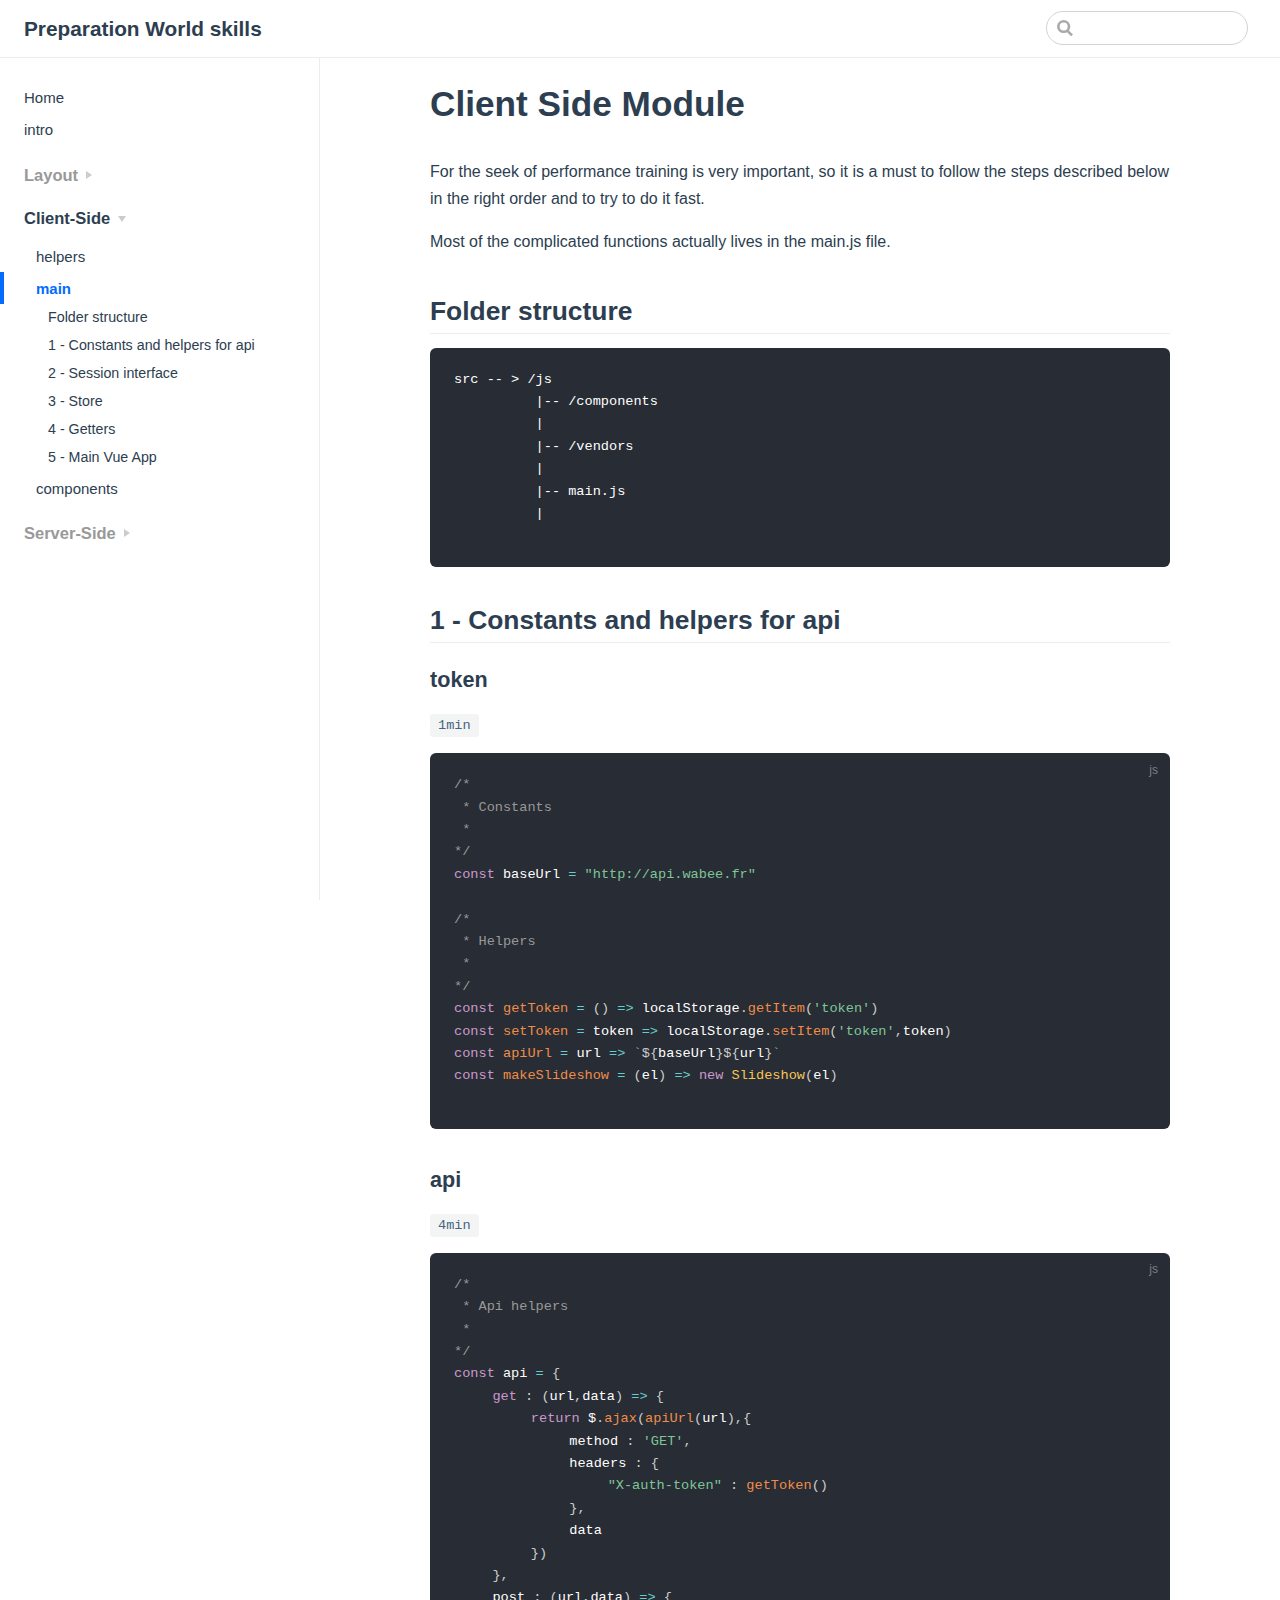
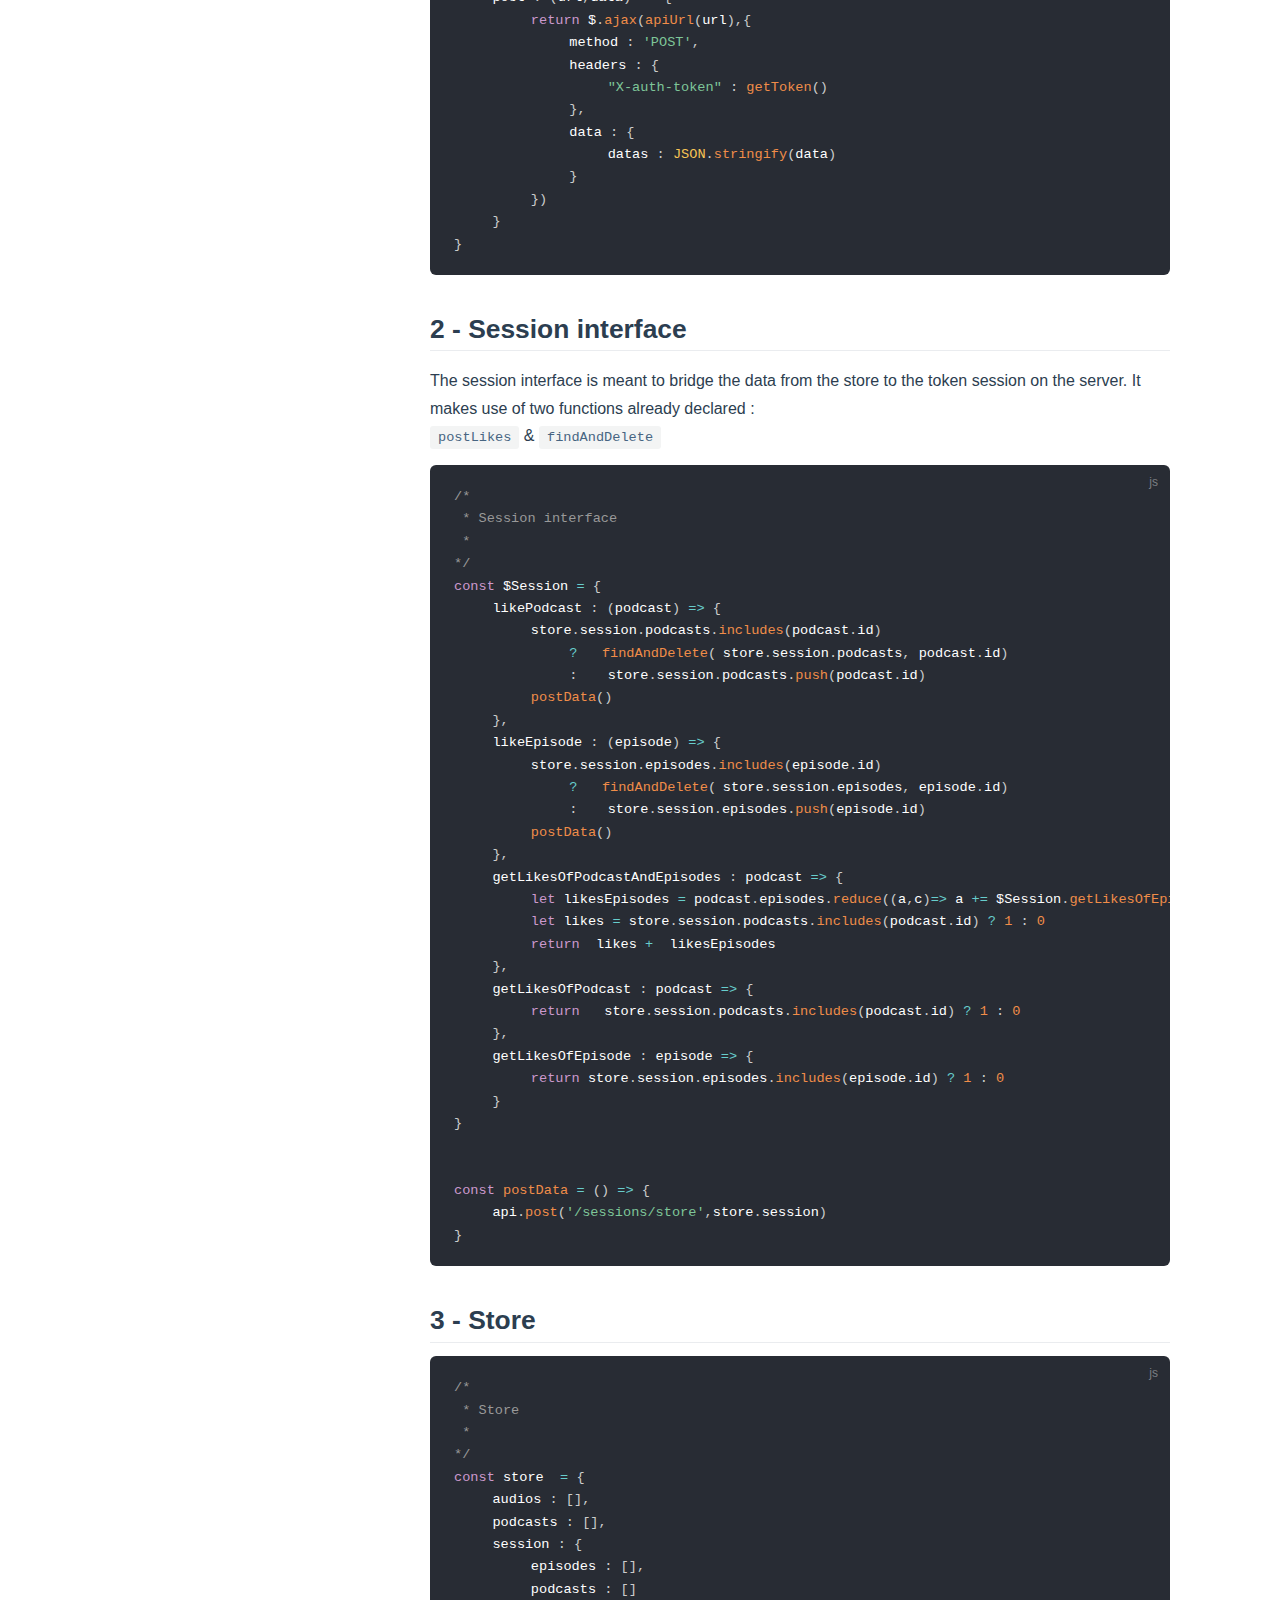
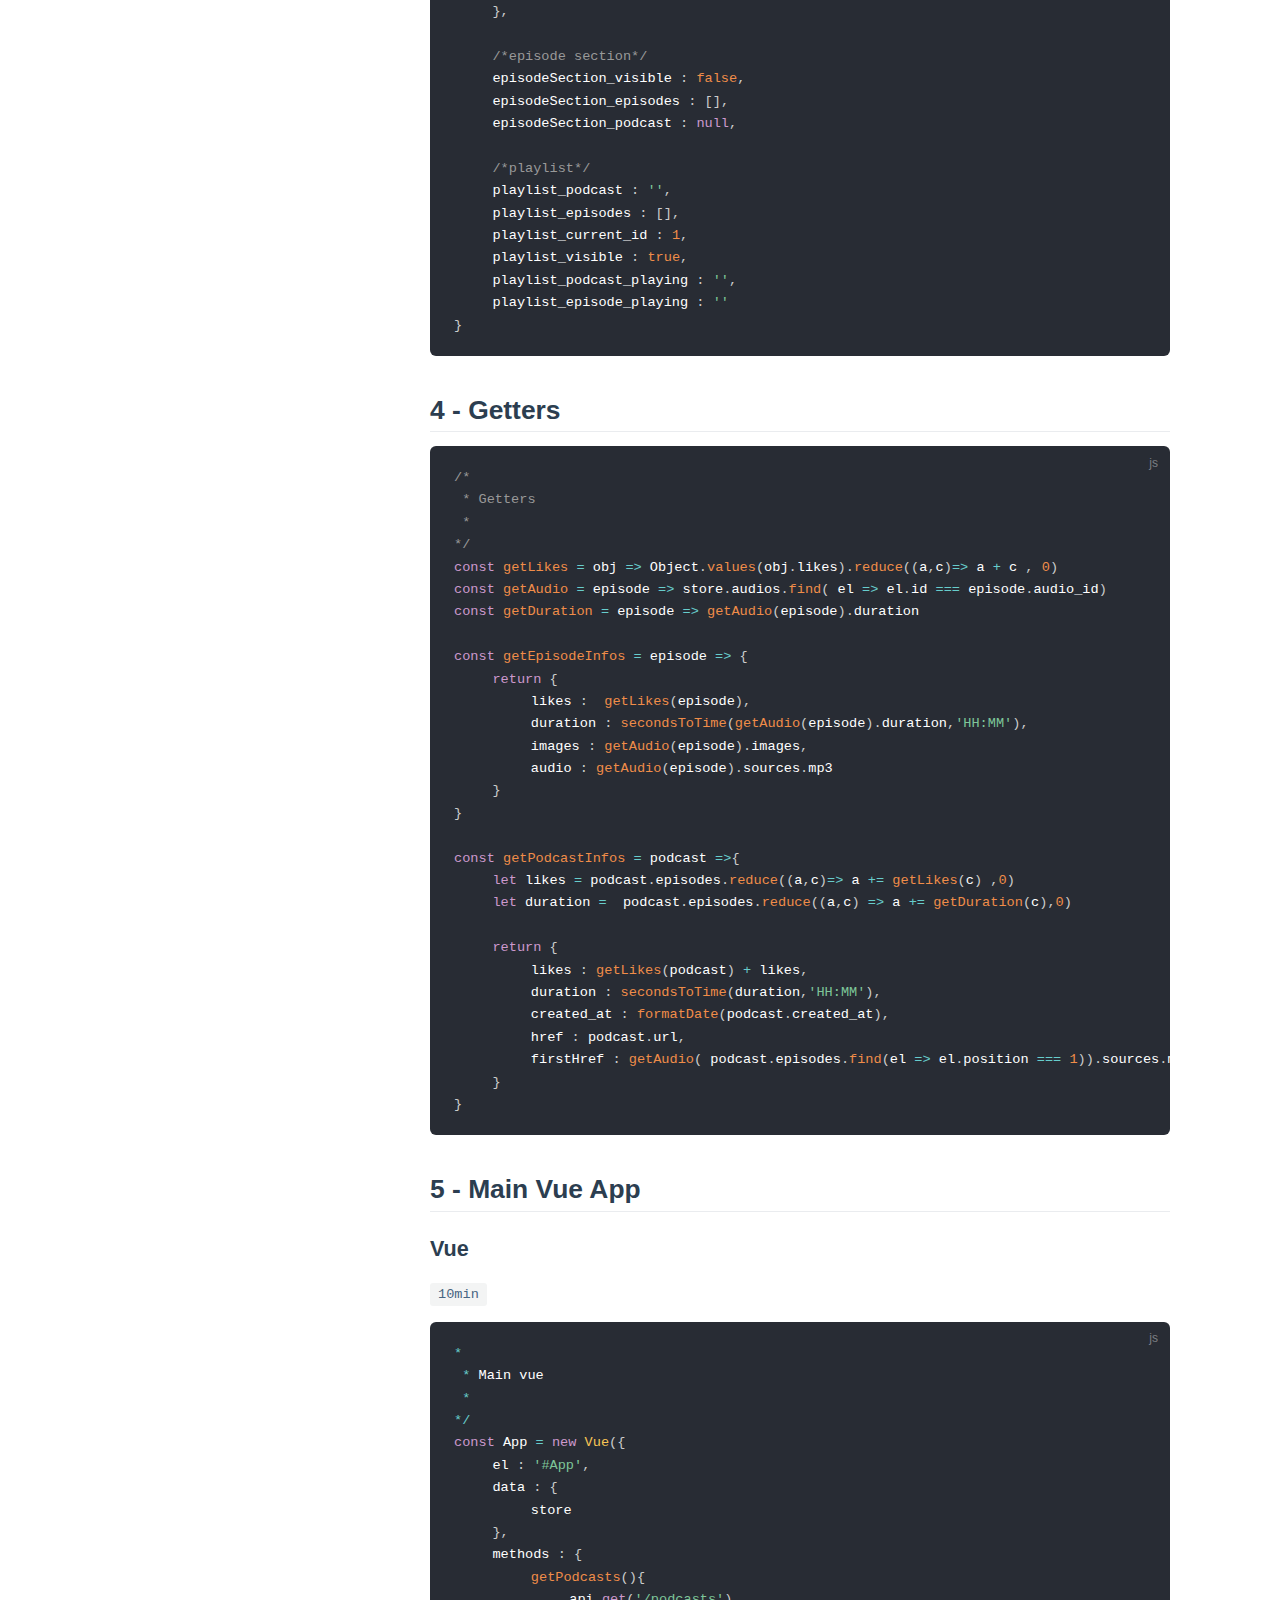
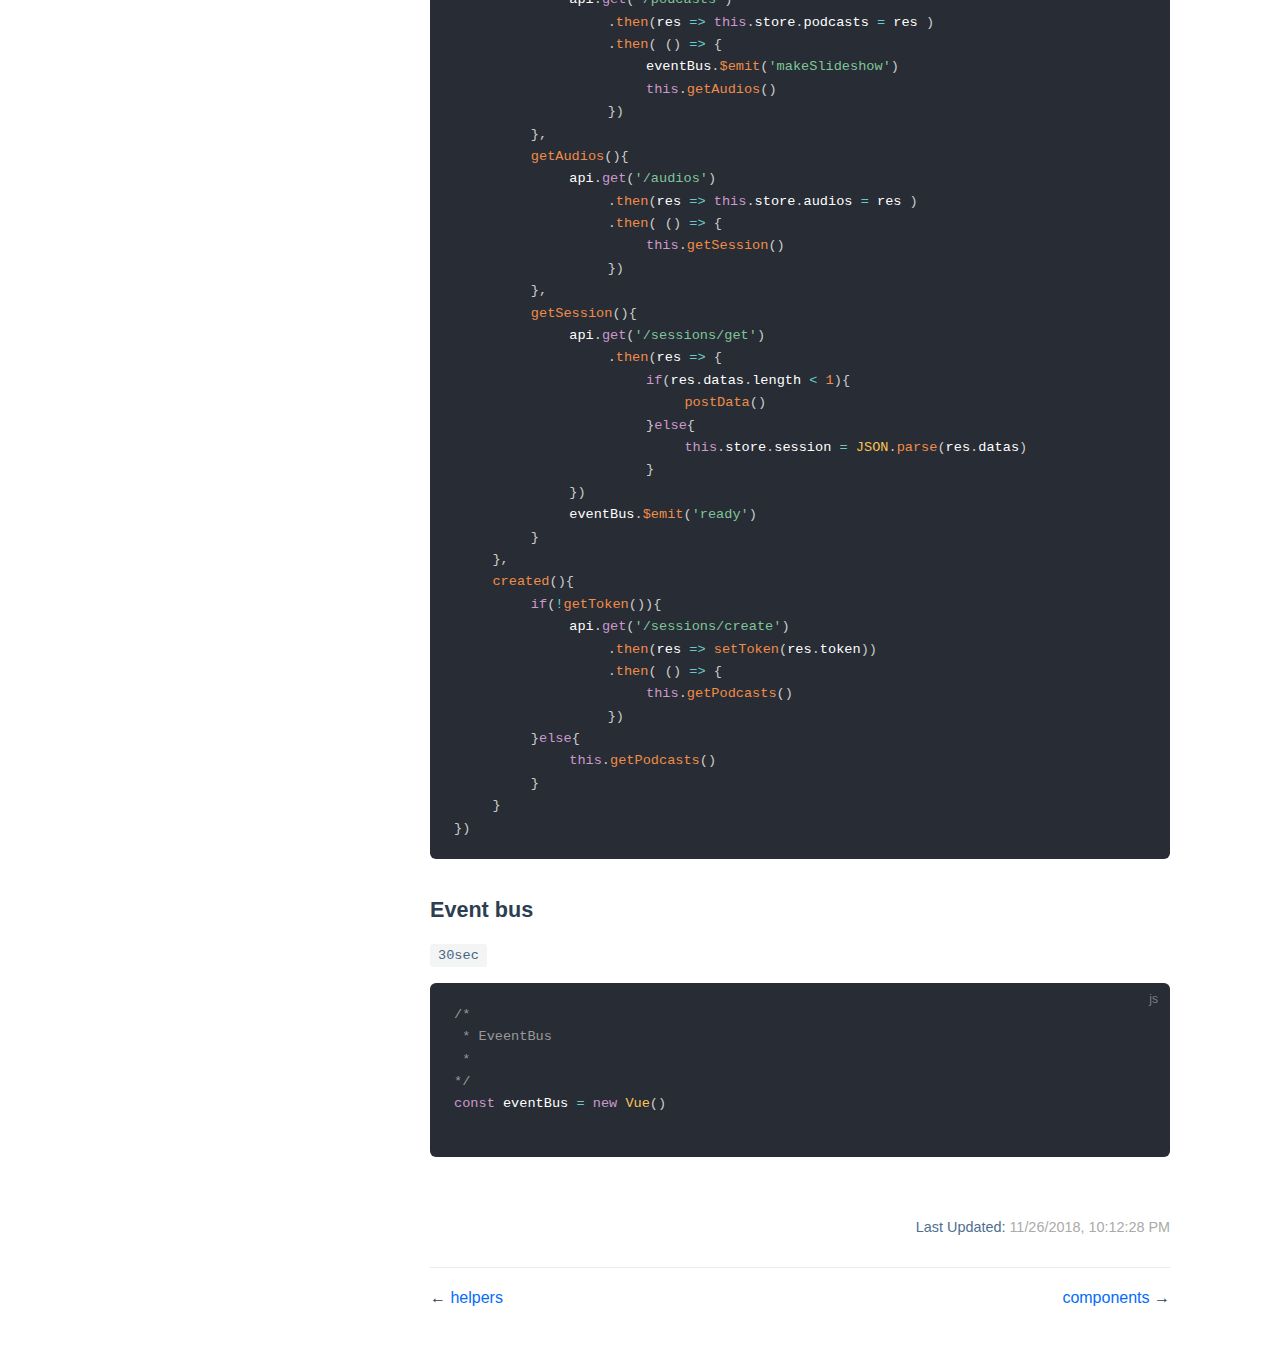
<file: pages/client-side/main.html>
<!DOCTYPE html>
<html lang="en-US">
  <head>
    <meta charset="utf-8">
    <meta name="viewport" content="width=device-width,initial-scale=1">
    <title>Client Side Module | Preparation World skills</title>
    <meta name="description" content="Side de documentation de Simon Renault pour les Olympiades des Métiers 2018">
    
    
    <link rel="preload" href="/assets/css/0.styles.cdd67ab8.css" as="style"><link rel="preload" href="/assets/js/app.b67adcb0.js" as="script"><link rel="preload" href="/assets/js/9.02d1b270.js" as="script"><link rel="prefetch" href="/assets/js/8.646fd5c1.js"><link rel="prefetch" href="/assets/js/1.665f6ac1.js"><link rel="prefetch" href="/assets/js/2.34b1b64f.js"><link rel="prefetch" href="/assets/js/3.8ff14bcb.js"><link rel="prefetch" href="/assets/js/4.647502b3.js"><link rel="prefetch" href="/assets/js/5.0e9dba83.js"><link rel="prefetch" href="/assets/js/6.ae864a7b.js"><link rel="prefetch" href="/assets/js/7.2476b94f.js"><link rel="prefetch" href="/assets/js/10.1238fb88.js"><link rel="prefetch" href="/assets/js/11.473ae604.js"><link rel="prefetch" href="/assets/js/12.7efec147.js"><link rel="prefetch" href="/assets/js/13.eff0bc4f.js"><link rel="prefetch" href="/assets/js/14.9c6a5b4e.js"><link rel="prefetch" href="/assets/js/15.fc95780a.js"><link rel="prefetch" href="/assets/js/16.6a898f0e.js">
    <link rel="stylesheet" href="/assets/css/0.styles.cdd67ab8.css">
  </head>
  <body>
    <div id="app" data-server-rendered="true"><div class="theme-container"><header class="navbar"><div class="sidebar-button"><svg xmlns="http://www.w3.org/2000/svg" aria-hidden="true" role="img" viewBox="0 0 448 512" class="icon"><path fill="currentColor" d="M436 124H12c-6.627 0-12-5.373-12-12V80c0-6.627 5.373-12 12-12h424c6.627 0 12 5.373 12 12v32c0 6.627-5.373 12-12 12zm0 160H12c-6.627 0-12-5.373-12-12v-32c0-6.627 5.373-12 12-12h424c6.627 0 12 5.373 12 12v32c0 6.627-5.373 12-12 12zm0 160H12c-6.627 0-12-5.373-12-12v-32c0-6.627 5.373-12 12-12h424c6.627 0 12 5.373 12 12v32c0 6.627-5.373 12-12 12z"></path></svg></div><a href="/" class="home-link router-link-active"><!----><span class="site-name">
      Preparation World skills
    </span></a><div class="links"><div class="search-box"><input aria-label="Search" autocomplete="off" spellcheck="false" value=""><!----></div><!----></div></header><div class="sidebar-mask"></div><div class="sidebar"><!----><ul class="sidebar-links"><li><a href="/" class="sidebar-link">Home</a></li><li><a href="/pages/main.html" class="sidebar-link">intro</a></li><li><div class="sidebar-group collapsable"><p class="sidebar-heading"><span>Layout</span><span class="arrow right"></span></p><!----></div></li><li><div class="sidebar-group collapsable"><p class="sidebar-heading open"><span>Client-Side</span><span class="arrow down"></span></p><ul class="sidebar-group-items"><li><a href="/pages/client-side/helpers.html" class="sidebar-link">helpers</a></li><li><a href="/pages/client-side/main.html" class="active sidebar-link">main</a><ul class="sidebar-sub-headers"><li class="sidebar-sub-header"><a href="/pages/client-side/main.html#folder-structure" class="sidebar-link">Folder structure</a></li><li class="sidebar-sub-header"><a href="/pages/client-side/main.html#_1-constants-and-helpers-for-api" class="sidebar-link">1 - Constants and helpers for api</a></li><li class="sidebar-sub-header"><a href="/pages/client-side/main.html#_2-session-interface" class="sidebar-link">2 - Session interface</a></li><li class="sidebar-sub-header"><a href="/pages/client-side/main.html#_3-store" class="sidebar-link">3 - Store</a></li><li class="sidebar-sub-header"><a href="/pages/client-side/main.html#_4-getters" class="sidebar-link">4 - Getters</a></li><li class="sidebar-sub-header"><a href="/pages/client-side/main.html#_5-main-vue-app" class="sidebar-link">5 -  Main Vue App</a></li></ul></li><li><a href="/pages/client-side/components.html" class="sidebar-link">components</a></li></ul></div></li><li><div class="sidebar-group collapsable"><p class="sidebar-heading"><span>Server-Side</span><span class="arrow right"></span></p><!----></div></li></ul></div><div class="page"><div class="content"><h1 id="client-side-module"><a href="#client-side-module" aria-hidden="true" class="header-anchor">#</a> Client Side Module</h1><p>For the seek of performance training is very important, so it is a must to follow the steps described below in the right order and to try to do it fast.</p><p>Most of the complicated functions actually lives in the main.js file.</p><h2 id="folder-structure"><a href="#folder-structure" aria-hidden="true" class="header-anchor">#</a> Folder structure</h2><div class="language- extra-class"><pre class="language-text"><code>src -- &gt; /js
          |-- /components
          |
          |-- /vendors
          |
          |-- main.js
          |
            
</code></pre></div><h2 id="_1-constants-and-helpers-for-api"><a href="#_1-constants-and-helpers-for-api" aria-hidden="true" class="header-anchor">#</a> 1 - Constants and helpers for api</h2><h3 id="token"><a href="#token" aria-hidden="true" class="header-anchor">#</a> token</h3><p><code>1min</code></p><div class="language-js extra-class"><pre class="language-js"><code><span class="token comment">/*
 * Constants
 * 
*/</span>
<span class="token keyword">const</span> baseUrl <span class="token operator">=</span> <span class="token string">&quot;http://api.wabee.fr&quot;</span>

<span class="token comment">/*
 * Helpers
 * 
*/</span>
<span class="token keyword">const</span> <span class="token function-variable function">getToken</span> <span class="token operator">=</span> <span class="token punctuation">(</span><span class="token punctuation">)</span> <span class="token operator">=&gt;</span> localStorage<span class="token punctuation">.</span><span class="token function">getItem</span><span class="token punctuation">(</span><span class="token string">'token'</span><span class="token punctuation">)</span>
<span class="token keyword">const</span> <span class="token function-variable function">setToken</span> <span class="token operator">=</span> token <span class="token operator">=&gt;</span> localStorage<span class="token punctuation">.</span><span class="token function">setItem</span><span class="token punctuation">(</span><span class="token string">'token'</span><span class="token punctuation">,</span>token<span class="token punctuation">)</span>
<span class="token keyword">const</span> <span class="token function-variable function">apiUrl</span> <span class="token operator">=</span> url <span class="token operator">=&gt;</span> <span class="token template-string"><span class="token string">`</span><span class="token interpolation"><span class="token interpolation-punctuation punctuation">${</span>baseUrl<span class="token interpolation-punctuation punctuation">}</span></span><span class="token interpolation"><span class="token interpolation-punctuation punctuation">${</span>url<span class="token interpolation-punctuation punctuation">}</span></span><span class="token string">`</span></span>
<span class="token keyword">const</span> <span class="token function-variable function">makeSlideshow</span> <span class="token operator">=</span> <span class="token punctuation">(</span>el<span class="token punctuation">)</span> <span class="token operator">=&gt;</span> <span class="token keyword">new</span> <span class="token class-name">Slideshow</span><span class="token punctuation">(</span>el<span class="token punctuation">)</span>

</code></pre></div><h3 id="api"><a href="#api" aria-hidden="true" class="header-anchor">#</a> api</h3><p><code>4min</code></p><div class="language-js extra-class"><pre class="language-js"><code><span class="token comment">/*
 * Api helpers
 * 
*/</span>
<span class="token keyword">const</span> api <span class="token operator">=</span> <span class="token punctuation">{</span>
	<span class="token keyword">get</span> <span class="token punctuation">:</span> <span class="token punctuation">(</span>url<span class="token punctuation">,</span>data<span class="token punctuation">)</span> <span class="token operator">=&gt;</span> <span class="token punctuation">{</span>
		<span class="token keyword">return</span> $<span class="token punctuation">.</span><span class="token function">ajax</span><span class="token punctuation">(</span><span class="token function">apiUrl</span><span class="token punctuation">(</span>url<span class="token punctuation">)</span><span class="token punctuation">,</span><span class="token punctuation">{</span>
			method <span class="token punctuation">:</span> <span class="token string">'GET'</span><span class="token punctuation">,</span>
			headers <span class="token punctuation">:</span> <span class="token punctuation">{</span>
				<span class="token string">&quot;X-auth-token&quot;</span> <span class="token punctuation">:</span> <span class="token function">getToken</span><span class="token punctuation">(</span><span class="token punctuation">)</span>
			<span class="token punctuation">}</span><span class="token punctuation">,</span>
			data
		<span class="token punctuation">}</span><span class="token punctuation">)</span>
	<span class="token punctuation">}</span><span class="token punctuation">,</span>
	post <span class="token punctuation">:</span> <span class="token punctuation">(</span>url<span class="token punctuation">,</span>data<span class="token punctuation">)</span> <span class="token operator">=&gt;</span> <span class="token punctuation">{</span>
		<span class="token keyword">return</span> $<span class="token punctuation">.</span><span class="token function">ajax</span><span class="token punctuation">(</span><span class="token function">apiUrl</span><span class="token punctuation">(</span>url<span class="token punctuation">)</span><span class="token punctuation">,</span><span class="token punctuation">{</span>
			method <span class="token punctuation">:</span> <span class="token string">'POST'</span><span class="token punctuation">,</span>
			headers <span class="token punctuation">:</span> <span class="token punctuation">{</span>
				<span class="token string">&quot;X-auth-token&quot;</span> <span class="token punctuation">:</span> <span class="token function">getToken</span><span class="token punctuation">(</span><span class="token punctuation">)</span>
			<span class="token punctuation">}</span><span class="token punctuation">,</span>
			data <span class="token punctuation">:</span> <span class="token punctuation">{</span>
				datas <span class="token punctuation">:</span> <span class="token constant">JSON</span><span class="token punctuation">.</span><span class="token function">stringify</span><span class="token punctuation">(</span>data<span class="token punctuation">)</span>
			<span class="token punctuation">}</span>
		<span class="token punctuation">}</span><span class="token punctuation">)</span>
	<span class="token punctuation">}</span>
<span class="token punctuation">}</span>
</code></pre></div><h2 id="_2-session-interface"><a href="#_2-session-interface" aria-hidden="true" class="header-anchor">#</a> 2 - Session interface</h2><p>The session interface is meant to bridge the data from the store to the token session on the server. It makes use of two functions already declared :<br><code>postLikes</code> &amp; <code>findAndDelete</code></p><div class="language-js extra-class"><pre class="language-js"><code><span class="token comment">/*
 * Session interface
 * 
*/</span>
<span class="token keyword">const</span> $Session <span class="token operator">=</span> <span class="token punctuation">{</span>
	likePodcast <span class="token punctuation">:</span> <span class="token punctuation">(</span>podcast<span class="token punctuation">)</span> <span class="token operator">=&gt;</span> <span class="token punctuation">{</span>
		store<span class="token punctuation">.</span>session<span class="token punctuation">.</span>podcasts<span class="token punctuation">.</span><span class="token function">includes</span><span class="token punctuation">(</span>podcast<span class="token punctuation">.</span>id<span class="token punctuation">)</span>
			<span class="token operator">?</span>   <span class="token function">findAndDelete</span><span class="token punctuation">(</span>	store<span class="token punctuation">.</span>session<span class="token punctuation">.</span>podcasts<span class="token punctuation">,</span> podcast<span class="token punctuation">.</span>id<span class="token punctuation">)</span>
			<span class="token punctuation">:</span> 	store<span class="token punctuation">.</span>session<span class="token punctuation">.</span>podcasts<span class="token punctuation">.</span><span class="token function">push</span><span class="token punctuation">(</span>podcast<span class="token punctuation">.</span>id<span class="token punctuation">)</span>
		<span class="token function">postData</span><span class="token punctuation">(</span><span class="token punctuation">)</span>
	<span class="token punctuation">}</span><span class="token punctuation">,</span>
	likeEpisode <span class="token punctuation">:</span> <span class="token punctuation">(</span>episode<span class="token punctuation">)</span> <span class="token operator">=&gt;</span> <span class="token punctuation">{</span>
		store<span class="token punctuation">.</span>session<span class="token punctuation">.</span>episodes<span class="token punctuation">.</span><span class="token function">includes</span><span class="token punctuation">(</span>episode<span class="token punctuation">.</span>id<span class="token punctuation">)</span>
			<span class="token operator">?</span>   <span class="token function">findAndDelete</span><span class="token punctuation">(</span>	store<span class="token punctuation">.</span>session<span class="token punctuation">.</span>episodes<span class="token punctuation">,</span> episode<span class="token punctuation">.</span>id<span class="token punctuation">)</span>
			<span class="token punctuation">:</span> 	store<span class="token punctuation">.</span>session<span class="token punctuation">.</span>episodes<span class="token punctuation">.</span><span class="token function">push</span><span class="token punctuation">(</span>episode<span class="token punctuation">.</span>id<span class="token punctuation">)</span>
		<span class="token function">postData</span><span class="token punctuation">(</span><span class="token punctuation">)</span>
	<span class="token punctuation">}</span><span class="token punctuation">,</span>
	getLikesOfPodcastAndEpisodes <span class="token punctuation">:</span> podcast <span class="token operator">=&gt;</span> <span class="token punctuation">{</span>
		<span class="token keyword">let</span> likesEpisodes <span class="token operator">=</span> podcast<span class="token punctuation">.</span>episodes<span class="token punctuation">.</span><span class="token function">reduce</span><span class="token punctuation">(</span><span class="token punctuation">(</span>a<span class="token punctuation">,</span>c<span class="token punctuation">)</span><span class="token operator">=&gt;</span> a <span class="token operator">+=</span> $Session<span class="token punctuation">.</span><span class="token function">getLikesOfEpisode</span><span class="token punctuation">(</span>c<span class="token punctuation">)</span><span class="token punctuation">,</span><span class="token number">0</span><span class="token punctuation">)</span>
		<span class="token keyword">let</span> likes <span class="token operator">=</span> store<span class="token punctuation">.</span>session<span class="token punctuation">.</span>podcasts<span class="token punctuation">.</span><span class="token function">includes</span><span class="token punctuation">(</span>podcast<span class="token punctuation">.</span>id<span class="token punctuation">)</span> <span class="token operator">?</span> <span class="token number">1</span> <span class="token punctuation">:</span> <span class="token number">0</span>
		<span class="token keyword">return</span>  likes <span class="token operator">+</span>  likesEpisodes
	<span class="token punctuation">}</span><span class="token punctuation">,</span>
	getLikesOfPodcast <span class="token punctuation">:</span> podcast <span class="token operator">=&gt;</span> <span class="token punctuation">{</span>
		<span class="token keyword">return</span>   store<span class="token punctuation">.</span>session<span class="token punctuation">.</span>podcasts<span class="token punctuation">.</span><span class="token function">includes</span><span class="token punctuation">(</span>podcast<span class="token punctuation">.</span>id<span class="token punctuation">)</span> <span class="token operator">?</span> <span class="token number">1</span> <span class="token punctuation">:</span> <span class="token number">0</span>
	<span class="token punctuation">}</span><span class="token punctuation">,</span>
	getLikesOfEpisode <span class="token punctuation">:</span> episode <span class="token operator">=&gt;</span> <span class="token punctuation">{</span>
		<span class="token keyword">return</span> store<span class="token punctuation">.</span>session<span class="token punctuation">.</span>episodes<span class="token punctuation">.</span><span class="token function">includes</span><span class="token punctuation">(</span>episode<span class="token punctuation">.</span>id<span class="token punctuation">)</span> <span class="token operator">?</span> <span class="token number">1</span> <span class="token punctuation">:</span> <span class="token number">0</span>
	<span class="token punctuation">}</span>
<span class="token punctuation">}</span>


<span class="token keyword">const</span> <span class="token function-variable function">postData</span> <span class="token operator">=</span> <span class="token punctuation">(</span><span class="token punctuation">)</span> <span class="token operator">=&gt;</span> <span class="token punctuation">{</span>
	api<span class="token punctuation">.</span><span class="token function">post</span><span class="token punctuation">(</span><span class="token string">'/sessions/store'</span><span class="token punctuation">,</span>store<span class="token punctuation">.</span>session<span class="token punctuation">)</span>
<span class="token punctuation">}</span>
</code></pre></div><h2 id="_3-store"><a href="#_3-store" aria-hidden="true" class="header-anchor">#</a> 3 - Store</h2><div class="language-js extra-class"><pre class="language-js"><code><span class="token comment">/*
 * Store
 * 
*/</span>
<span class="token keyword">const</span> store  <span class="token operator">=</span> <span class="token punctuation">{</span>
	audios <span class="token punctuation">:</span> <span class="token punctuation">[</span><span class="token punctuation">]</span><span class="token punctuation">,</span>
	podcasts <span class="token punctuation">:</span> <span class="token punctuation">[</span><span class="token punctuation">]</span><span class="token punctuation">,</span>
	session <span class="token punctuation">:</span> <span class="token punctuation">{</span>
		episodes <span class="token punctuation">:</span> <span class="token punctuation">[</span><span class="token punctuation">]</span><span class="token punctuation">,</span>
		podcasts <span class="token punctuation">:</span> <span class="token punctuation">[</span><span class="token punctuation">]</span>
	<span class="token punctuation">}</span><span class="token punctuation">,</span>

	<span class="token comment">/*episode section*/</span>
	episodeSection_visible <span class="token punctuation">:</span> <span class="token boolean">false</span><span class="token punctuation">,</span>
	episodeSection_episodes <span class="token punctuation">:</span> <span class="token punctuation">[</span><span class="token punctuation">]</span><span class="token punctuation">,</span>
	episodeSection_podcast <span class="token punctuation">:</span> <span class="token keyword">null</span><span class="token punctuation">,</span>
	
	<span class="token comment">/*playlist*/</span>
	playlist_podcast <span class="token punctuation">:</span> <span class="token string">''</span><span class="token punctuation">,</span>
	playlist_episodes <span class="token punctuation">:</span> <span class="token punctuation">[</span><span class="token punctuation">]</span><span class="token punctuation">,</span>
	playlist_current_id <span class="token punctuation">:</span> <span class="token number">1</span><span class="token punctuation">,</span>
	playlist_visible <span class="token punctuation">:</span> <span class="token boolean">true</span><span class="token punctuation">,</span>
	playlist_podcast_playing <span class="token punctuation">:</span> <span class="token string">''</span><span class="token punctuation">,</span>
	playlist_episode_playing <span class="token punctuation">:</span> <span class="token string">''</span>
<span class="token punctuation">}</span>
</code></pre></div><h2 id="_4-getters"><a href="#_4-getters" aria-hidden="true" class="header-anchor">#</a> 4 - Getters</h2><div class="language-js extra-class"><pre class="language-js"><code><span class="token comment">/*
 * Getters
 * 
*/</span>
<span class="token keyword">const</span> <span class="token function-variable function">getLikes</span> <span class="token operator">=</span> obj <span class="token operator">=&gt;</span> Object<span class="token punctuation">.</span><span class="token function">values</span><span class="token punctuation">(</span>obj<span class="token punctuation">.</span>likes<span class="token punctuation">)</span><span class="token punctuation">.</span><span class="token function">reduce</span><span class="token punctuation">(</span><span class="token punctuation">(</span>a<span class="token punctuation">,</span>c<span class="token punctuation">)</span><span class="token operator">=&gt;</span> a <span class="token operator">+</span> c <span class="token punctuation">,</span> <span class="token number">0</span><span class="token punctuation">)</span>
<span class="token keyword">const</span> <span class="token function-variable function">getAudio</span> <span class="token operator">=</span> episode <span class="token operator">=&gt;</span> store<span class="token punctuation">.</span>audios<span class="token punctuation">.</span><span class="token function">find</span><span class="token punctuation">(</span> el <span class="token operator">=&gt;</span> el<span class="token punctuation">.</span>id <span class="token operator">===</span> episode<span class="token punctuation">.</span>audio_id<span class="token punctuation">)</span>
<span class="token keyword">const</span> <span class="token function-variable function">getDuration</span> <span class="token operator">=</span> episode <span class="token operator">=&gt;</span> <span class="token function">getAudio</span><span class="token punctuation">(</span>episode<span class="token punctuation">)</span><span class="token punctuation">.</span>duration

<span class="token keyword">const</span> <span class="token function-variable function">getEpisodeInfos</span> <span class="token operator">=</span> episode <span class="token operator">=&gt;</span> <span class="token punctuation">{</span>
	<span class="token keyword">return</span> <span class="token punctuation">{</span>
		likes <span class="token punctuation">:</span>  <span class="token function">getLikes</span><span class="token punctuation">(</span>episode<span class="token punctuation">)</span><span class="token punctuation">,</span>
		duration <span class="token punctuation">:</span> <span class="token function">secondsToTime</span><span class="token punctuation">(</span><span class="token function">getAudio</span><span class="token punctuation">(</span>episode<span class="token punctuation">)</span><span class="token punctuation">.</span>duration<span class="token punctuation">,</span><span class="token string">'HH:MM'</span><span class="token punctuation">)</span><span class="token punctuation">,</span>
		images <span class="token punctuation">:</span> <span class="token function">getAudio</span><span class="token punctuation">(</span>episode<span class="token punctuation">)</span><span class="token punctuation">.</span>images<span class="token punctuation">,</span>
		audio <span class="token punctuation">:</span> <span class="token function">getAudio</span><span class="token punctuation">(</span>episode<span class="token punctuation">)</span><span class="token punctuation">.</span>sources<span class="token punctuation">.</span>mp3
	<span class="token punctuation">}</span>
<span class="token punctuation">}</span>

<span class="token keyword">const</span> <span class="token function-variable function">getPodcastInfos</span> <span class="token operator">=</span> podcast <span class="token operator">=&gt;</span><span class="token punctuation">{</span>
	<span class="token keyword">let</span> likes <span class="token operator">=</span> podcast<span class="token punctuation">.</span>episodes<span class="token punctuation">.</span><span class="token function">reduce</span><span class="token punctuation">(</span><span class="token punctuation">(</span>a<span class="token punctuation">,</span>c<span class="token punctuation">)</span><span class="token operator">=&gt;</span> a <span class="token operator">+=</span> <span class="token function">getLikes</span><span class="token punctuation">(</span>c<span class="token punctuation">)</span> <span class="token punctuation">,</span><span class="token number">0</span><span class="token punctuation">)</span>
	<span class="token keyword">let</span> duration <span class="token operator">=</span>  podcast<span class="token punctuation">.</span>episodes<span class="token punctuation">.</span><span class="token function">reduce</span><span class="token punctuation">(</span><span class="token punctuation">(</span>a<span class="token punctuation">,</span>c<span class="token punctuation">)</span> <span class="token operator">=&gt;</span> a <span class="token operator">+=</span> <span class="token function">getDuration</span><span class="token punctuation">(</span>c<span class="token punctuation">)</span><span class="token punctuation">,</span><span class="token number">0</span><span class="token punctuation">)</span>

	<span class="token keyword">return</span> <span class="token punctuation">{</span>
		likes <span class="token punctuation">:</span> <span class="token function">getLikes</span><span class="token punctuation">(</span>podcast<span class="token punctuation">)</span> <span class="token operator">+</span> likes<span class="token punctuation">,</span>
		duration <span class="token punctuation">:</span> <span class="token function">secondsToTime</span><span class="token punctuation">(</span>duration<span class="token punctuation">,</span><span class="token string">'HH:MM'</span><span class="token punctuation">)</span><span class="token punctuation">,</span>
		created_at <span class="token punctuation">:</span> <span class="token function">formatDate</span><span class="token punctuation">(</span>podcast<span class="token punctuation">.</span>created_at<span class="token punctuation">)</span><span class="token punctuation">,</span>
		href <span class="token punctuation">:</span> podcast<span class="token punctuation">.</span>url<span class="token punctuation">,</span>
		firstHref <span class="token punctuation">:</span> <span class="token function">getAudio</span><span class="token punctuation">(</span> podcast<span class="token punctuation">.</span>episodes<span class="token punctuation">.</span><span class="token function">find</span><span class="token punctuation">(</span>el <span class="token operator">=&gt;</span> el<span class="token punctuation">.</span>position <span class="token operator">===</span> <span class="token number">1</span><span class="token punctuation">)</span><span class="token punctuation">)</span><span class="token punctuation">.</span>sources<span class="token punctuation">.</span>mp3
	<span class="token punctuation">}</span>
<span class="token punctuation">}</span>
</code></pre></div><h2 id="_5-main-vue-app"><a href="#_5-main-vue-app" aria-hidden="true" class="header-anchor">#</a> 5 -  Main Vue App</h2><h3 id="vue"><a href="#vue" aria-hidden="true" class="header-anchor">#</a> Vue</h3><p><code>10min</code></p><div class="language-js extra-class"><pre class="language-js"><code><span class="token operator">*</span>
 <span class="token operator">*</span> Main vue
 <span class="token operator">*</span> 
<span class="token operator">*</span><span class="token operator">/</span>
<span class="token keyword">const</span> App <span class="token operator">=</span> <span class="token keyword">new</span> <span class="token class-name">Vue</span><span class="token punctuation">(</span><span class="token punctuation">{</span>
	el <span class="token punctuation">:</span> <span class="token string">'#App'</span><span class="token punctuation">,</span>
	data <span class="token punctuation">:</span> <span class="token punctuation">{</span>
		store
	<span class="token punctuation">}</span><span class="token punctuation">,</span>
	methods <span class="token punctuation">:</span> <span class="token punctuation">{</span>
		<span class="token function">getPodcasts</span><span class="token punctuation">(</span><span class="token punctuation">)</span><span class="token punctuation">{</span>
			api<span class="token punctuation">.</span><span class="token keyword">get</span><span class="token punctuation">(</span><span class="token string">'/podcasts'</span><span class="token punctuation">)</span>
				<span class="token punctuation">.</span><span class="token function">then</span><span class="token punctuation">(</span>res <span class="token operator">=&gt;</span> <span class="token keyword">this</span><span class="token punctuation">.</span>store<span class="token punctuation">.</span>podcasts <span class="token operator">=</span> res <span class="token punctuation">)</span>
				<span class="token punctuation">.</span><span class="token function">then</span><span class="token punctuation">(</span> <span class="token punctuation">(</span><span class="token punctuation">)</span> <span class="token operator">=&gt;</span> <span class="token punctuation">{</span>
					eventBus<span class="token punctuation">.</span><span class="token function">$emit</span><span class="token punctuation">(</span><span class="token string">'makeSlideshow'</span><span class="token punctuation">)</span>
					<span class="token keyword">this</span><span class="token punctuation">.</span><span class="token function">getAudios</span><span class="token punctuation">(</span><span class="token punctuation">)</span>
				<span class="token punctuation">}</span><span class="token punctuation">)</span>
		<span class="token punctuation">}</span><span class="token punctuation">,</span>
		<span class="token function">getAudios</span><span class="token punctuation">(</span><span class="token punctuation">)</span><span class="token punctuation">{</span>
			api<span class="token punctuation">.</span><span class="token keyword">get</span><span class="token punctuation">(</span><span class="token string">'/audios'</span><span class="token punctuation">)</span>
				<span class="token punctuation">.</span><span class="token function">then</span><span class="token punctuation">(</span>res <span class="token operator">=&gt;</span> <span class="token keyword">this</span><span class="token punctuation">.</span>store<span class="token punctuation">.</span>audios <span class="token operator">=</span> res <span class="token punctuation">)</span>
				<span class="token punctuation">.</span><span class="token function">then</span><span class="token punctuation">(</span> <span class="token punctuation">(</span><span class="token punctuation">)</span> <span class="token operator">=&gt;</span> <span class="token punctuation">{</span>
					<span class="token keyword">this</span><span class="token punctuation">.</span><span class="token function">getSession</span><span class="token punctuation">(</span><span class="token punctuation">)</span>
				<span class="token punctuation">}</span><span class="token punctuation">)</span>
		<span class="token punctuation">}</span><span class="token punctuation">,</span>
		<span class="token function">getSession</span><span class="token punctuation">(</span><span class="token punctuation">)</span><span class="token punctuation">{</span>
			api<span class="token punctuation">.</span><span class="token keyword">get</span><span class="token punctuation">(</span><span class="token string">'/sessions/get'</span><span class="token punctuation">)</span>
				<span class="token punctuation">.</span><span class="token function">then</span><span class="token punctuation">(</span>res <span class="token operator">=&gt;</span> <span class="token punctuation">{</span>
					<span class="token keyword">if</span><span class="token punctuation">(</span>res<span class="token punctuation">.</span>datas<span class="token punctuation">.</span>length <span class="token operator">&lt;</span> <span class="token number">1</span><span class="token punctuation">)</span><span class="token punctuation">{</span>
						<span class="token function">postData</span><span class="token punctuation">(</span><span class="token punctuation">)</span>
					<span class="token punctuation">}</span><span class="token keyword">else</span><span class="token punctuation">{</span>
						<span class="token keyword">this</span><span class="token punctuation">.</span>store<span class="token punctuation">.</span>session <span class="token operator">=</span> <span class="token constant">JSON</span><span class="token punctuation">.</span><span class="token function">parse</span><span class="token punctuation">(</span>res<span class="token punctuation">.</span>datas<span class="token punctuation">)</span>
					<span class="token punctuation">}</span>
			<span class="token punctuation">}</span><span class="token punctuation">)</span>
			eventBus<span class="token punctuation">.</span><span class="token function">$emit</span><span class="token punctuation">(</span><span class="token string">'ready'</span><span class="token punctuation">)</span>
		<span class="token punctuation">}</span>
	<span class="token punctuation">}</span><span class="token punctuation">,</span>
	<span class="token function">created</span><span class="token punctuation">(</span><span class="token punctuation">)</span><span class="token punctuation">{</span>
		<span class="token keyword">if</span><span class="token punctuation">(</span><span class="token operator">!</span><span class="token function">getToken</span><span class="token punctuation">(</span><span class="token punctuation">)</span><span class="token punctuation">)</span><span class="token punctuation">{</span>
			api<span class="token punctuation">.</span><span class="token keyword">get</span><span class="token punctuation">(</span><span class="token string">'/sessions/create'</span><span class="token punctuation">)</span>
				<span class="token punctuation">.</span><span class="token function">then</span><span class="token punctuation">(</span>res <span class="token operator">=&gt;</span> <span class="token function">setToken</span><span class="token punctuation">(</span>res<span class="token punctuation">.</span>token<span class="token punctuation">)</span><span class="token punctuation">)</span>
				<span class="token punctuation">.</span><span class="token function">then</span><span class="token punctuation">(</span> <span class="token punctuation">(</span><span class="token punctuation">)</span> <span class="token operator">=&gt;</span> <span class="token punctuation">{</span>
					<span class="token keyword">this</span><span class="token punctuation">.</span><span class="token function">getPodcasts</span><span class="token punctuation">(</span><span class="token punctuation">)</span>
				<span class="token punctuation">}</span><span class="token punctuation">)</span>
		<span class="token punctuation">}</span><span class="token keyword">else</span><span class="token punctuation">{</span>
			<span class="token keyword">this</span><span class="token punctuation">.</span><span class="token function">getPodcasts</span><span class="token punctuation">(</span><span class="token punctuation">)</span>
		<span class="token punctuation">}</span>
	<span class="token punctuation">}</span>
<span class="token punctuation">}</span><span class="token punctuation">)</span>
</code></pre></div><h3 id="event-bus"><a href="#event-bus" aria-hidden="true" class="header-anchor">#</a> Event bus</h3><p><code>30sec</code></p><div class="language-js extra-class"><pre class="language-js"><code><span class="token comment">/*
 * EveentBus
 * 
*/</span>
<span class="token keyword">const</span> eventBus <span class="token operator">=</span> <span class="token keyword">new</span> <span class="token class-name">Vue</span><span class="token punctuation">(</span><span class="token punctuation">)</span>

</code></pre></div></div><div class="page-edit"><!----><div class="last-updated"><span class="prefix">Last Updated: </span><span class="time">11/26/2018, 11:12:28 PM</span></div></div><div class="page-nav"><p class="inner"><span class="prev">
        ← <a href="/pages/client-side/helpers.html" class="prev">
          helpers
        </a></span><span class="next"><a href="/pages/client-side/components.html">
          components
        </a> →
      </span></p></div></div></div></div>
    <script src="/assets/js/9.02d1b270.js" defer></script><script src="/assets/js/app.b67adcb0.js" defer></script>
  </body>
</html>
</file>
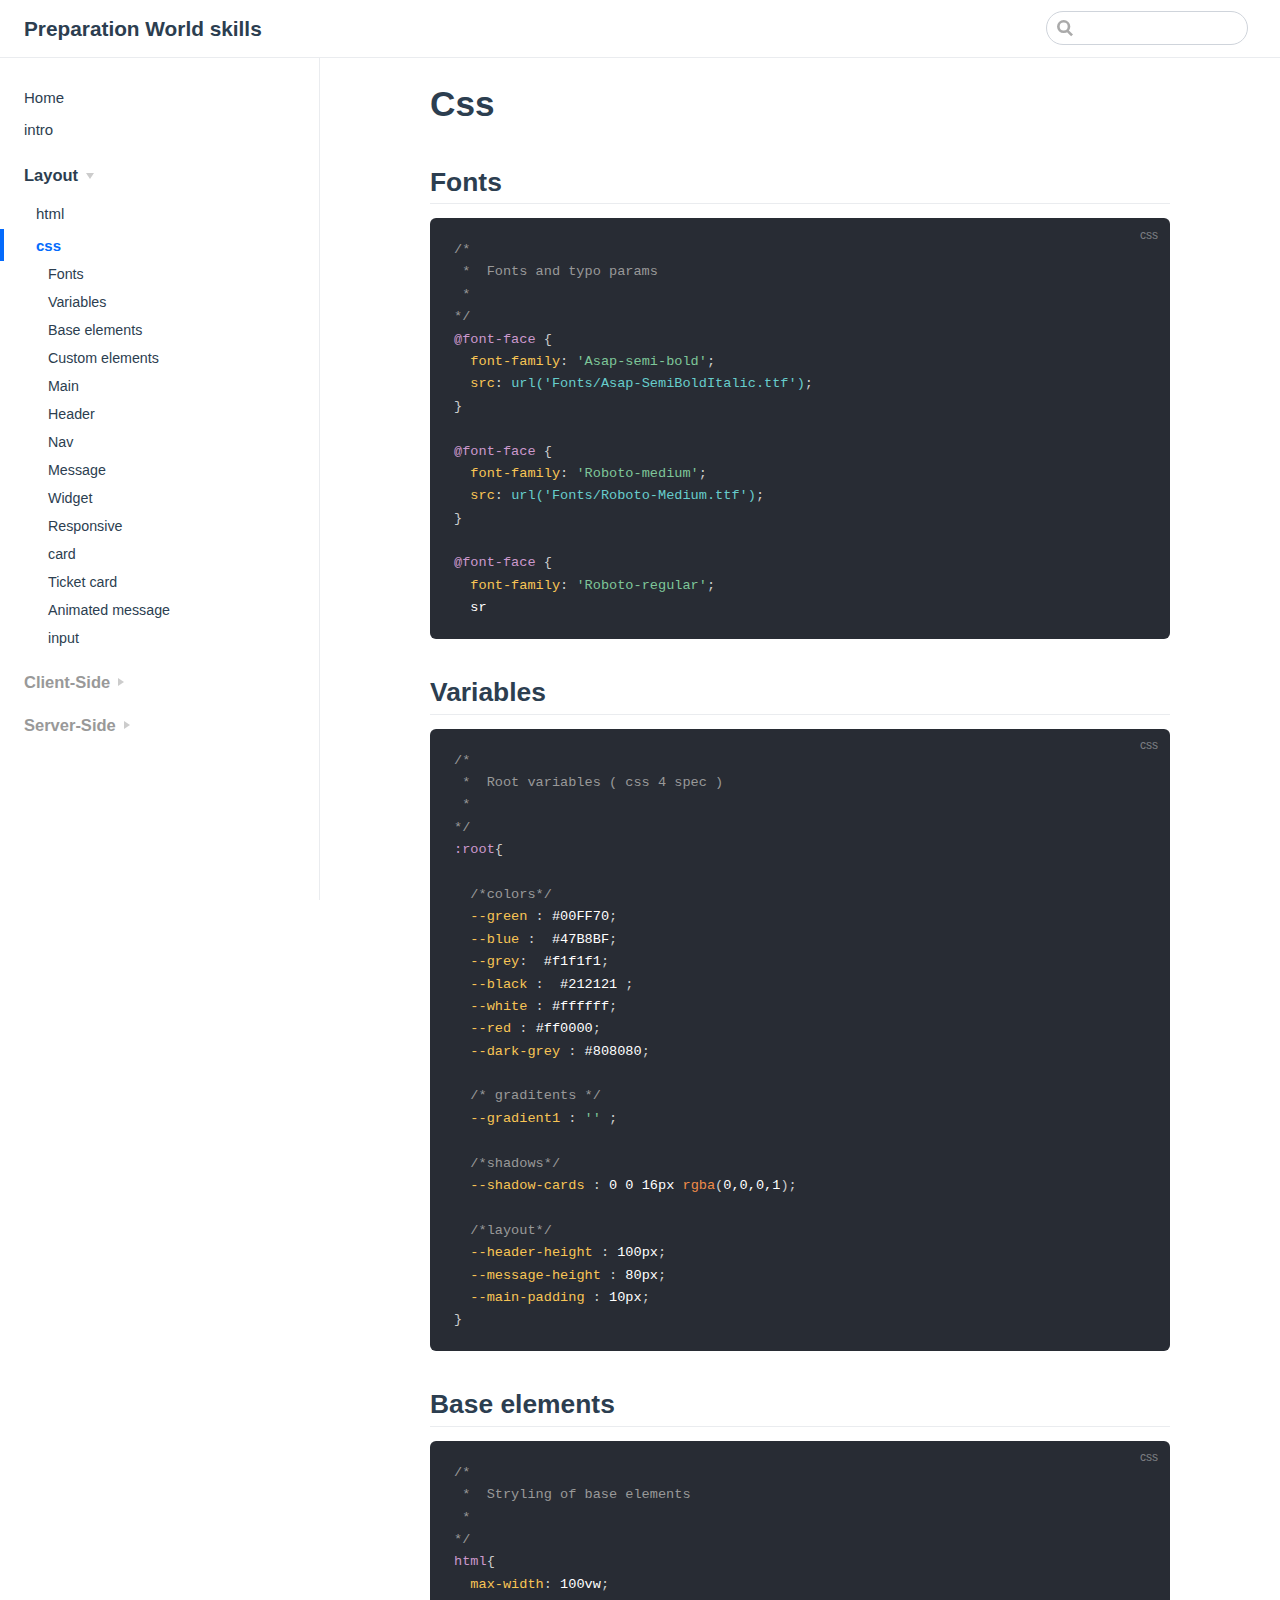
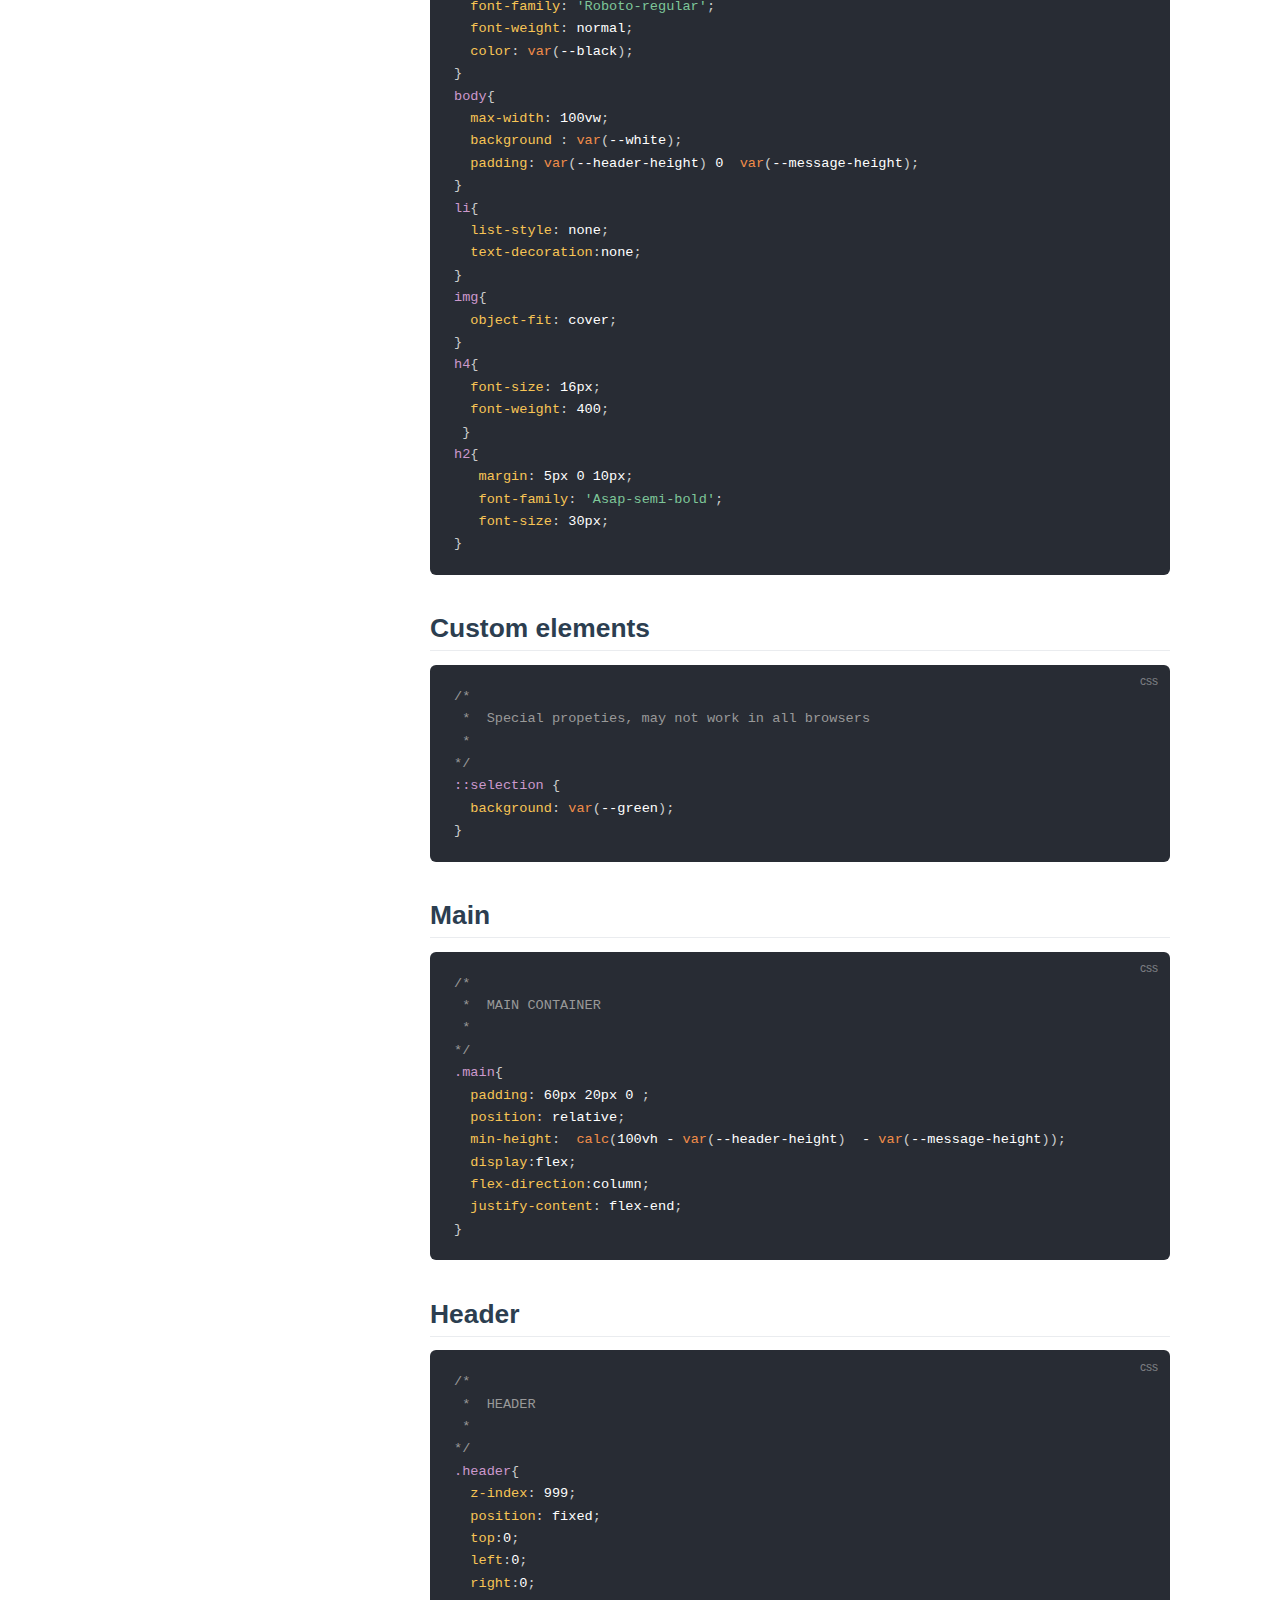
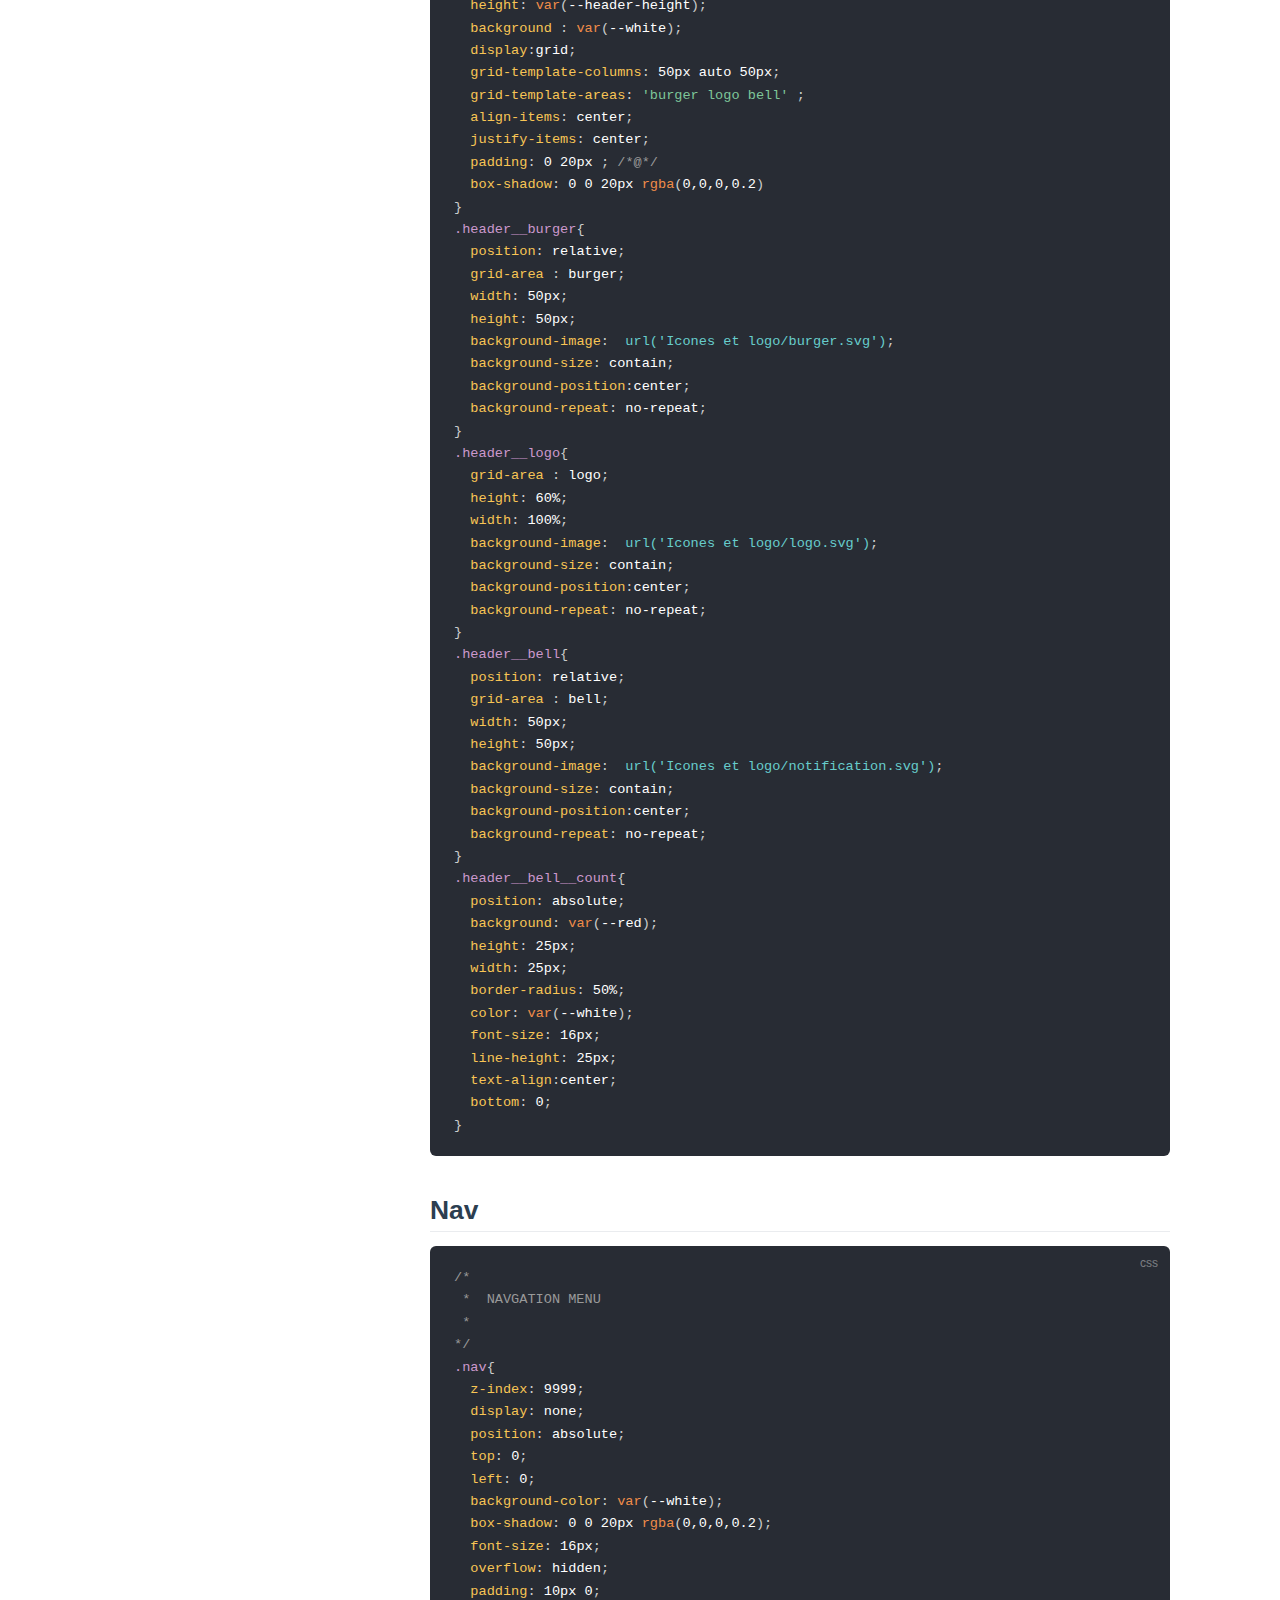
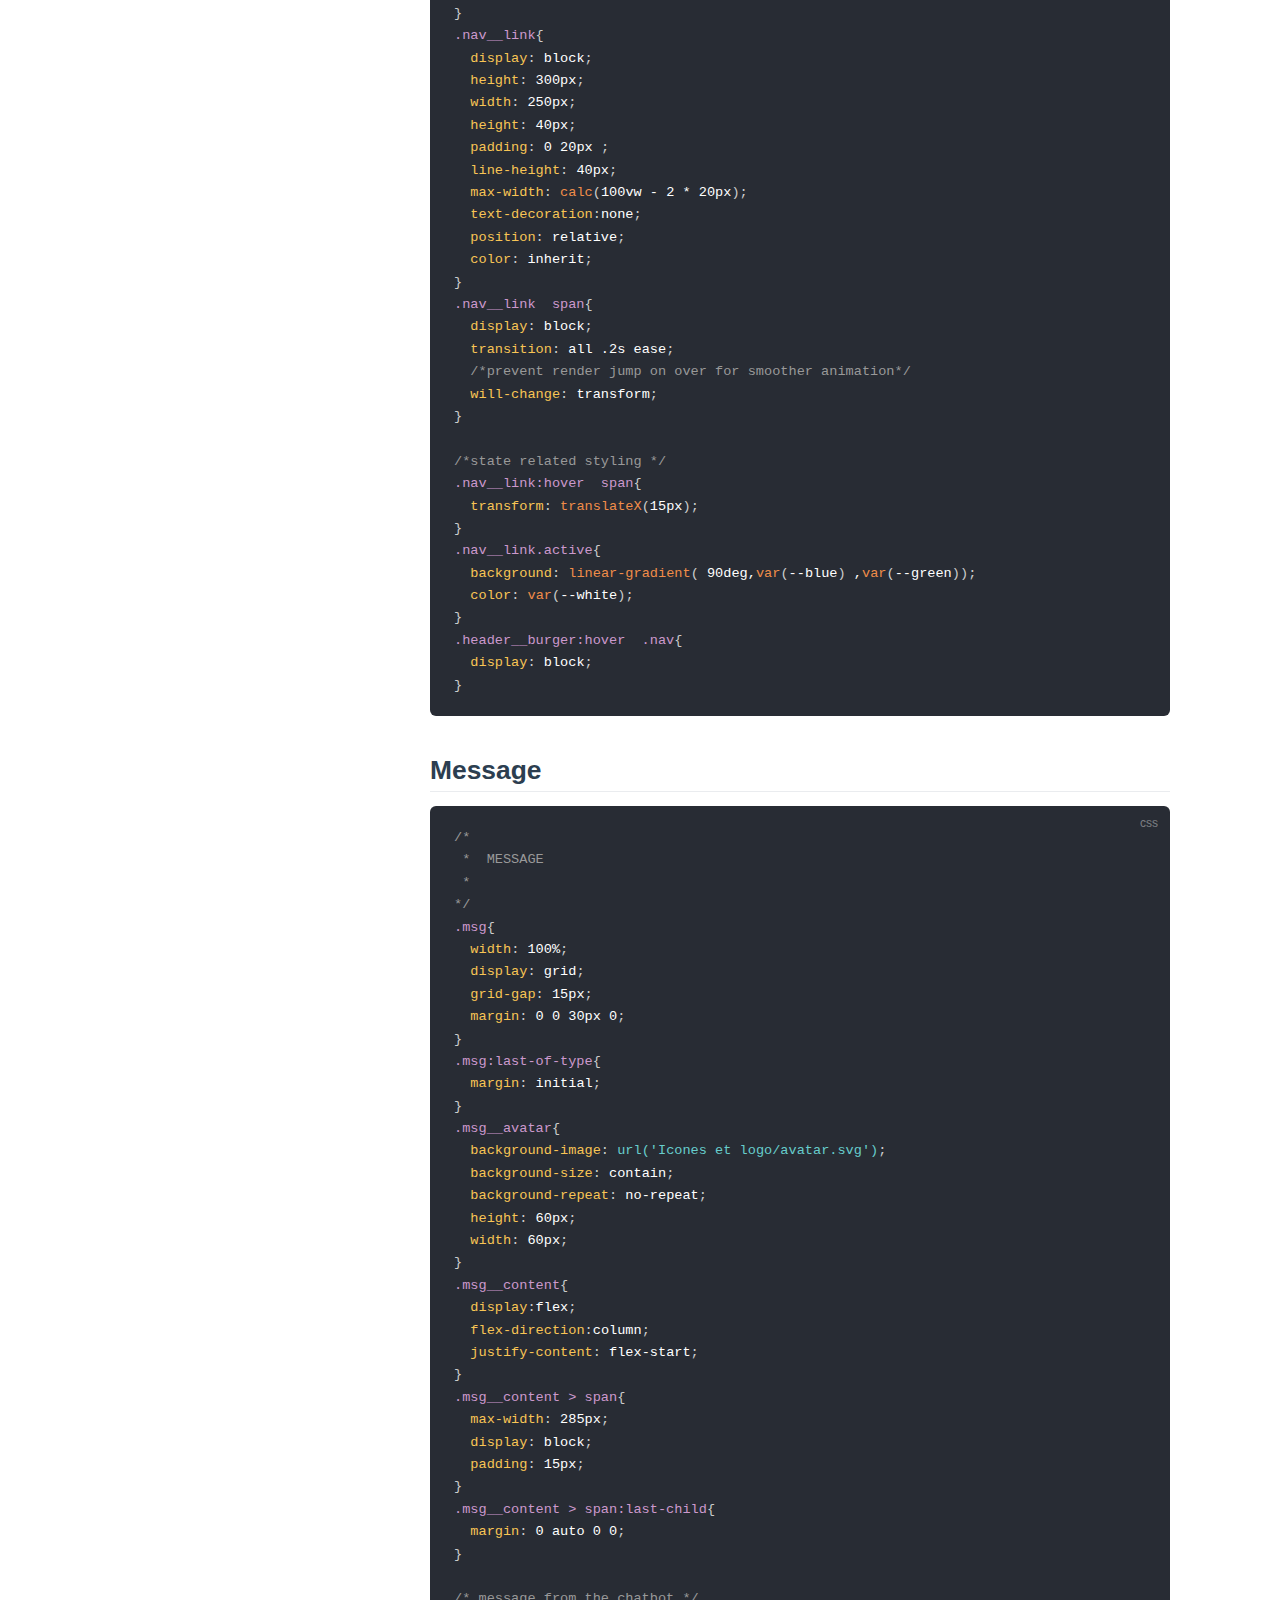
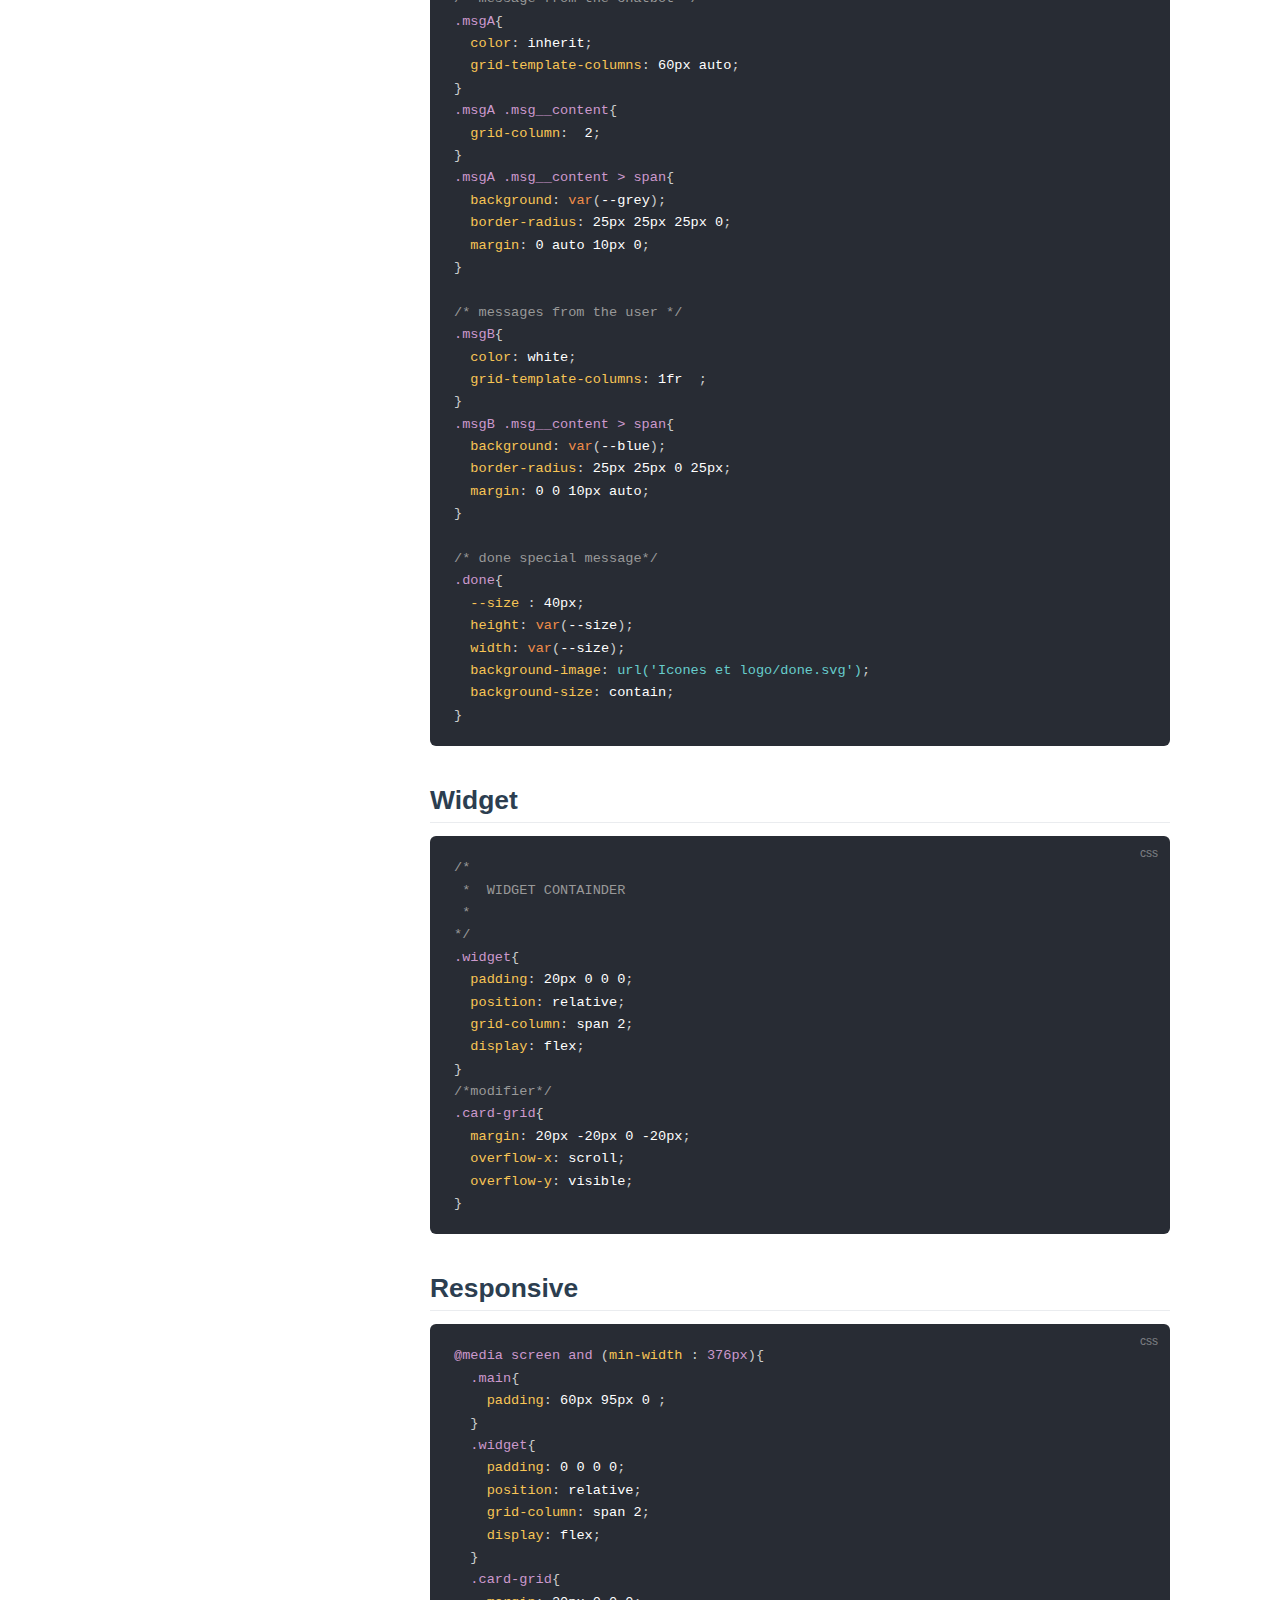
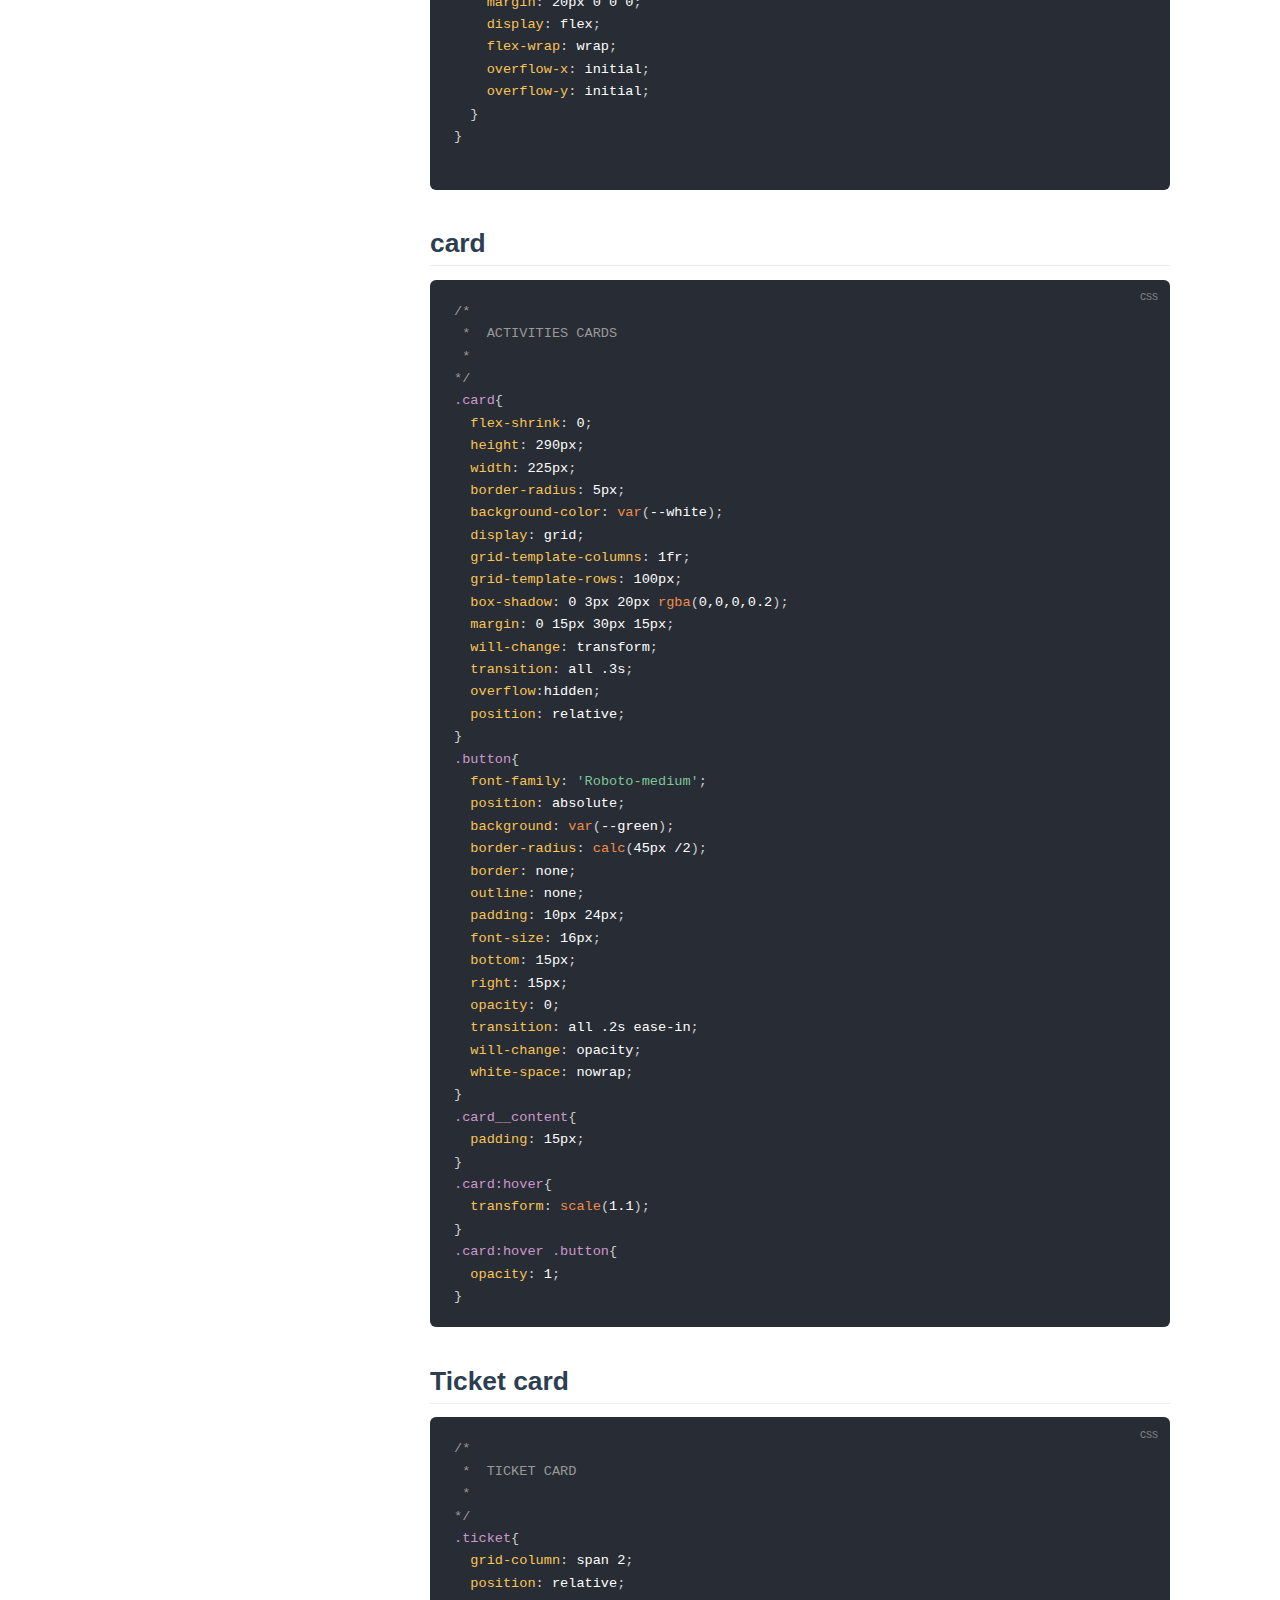
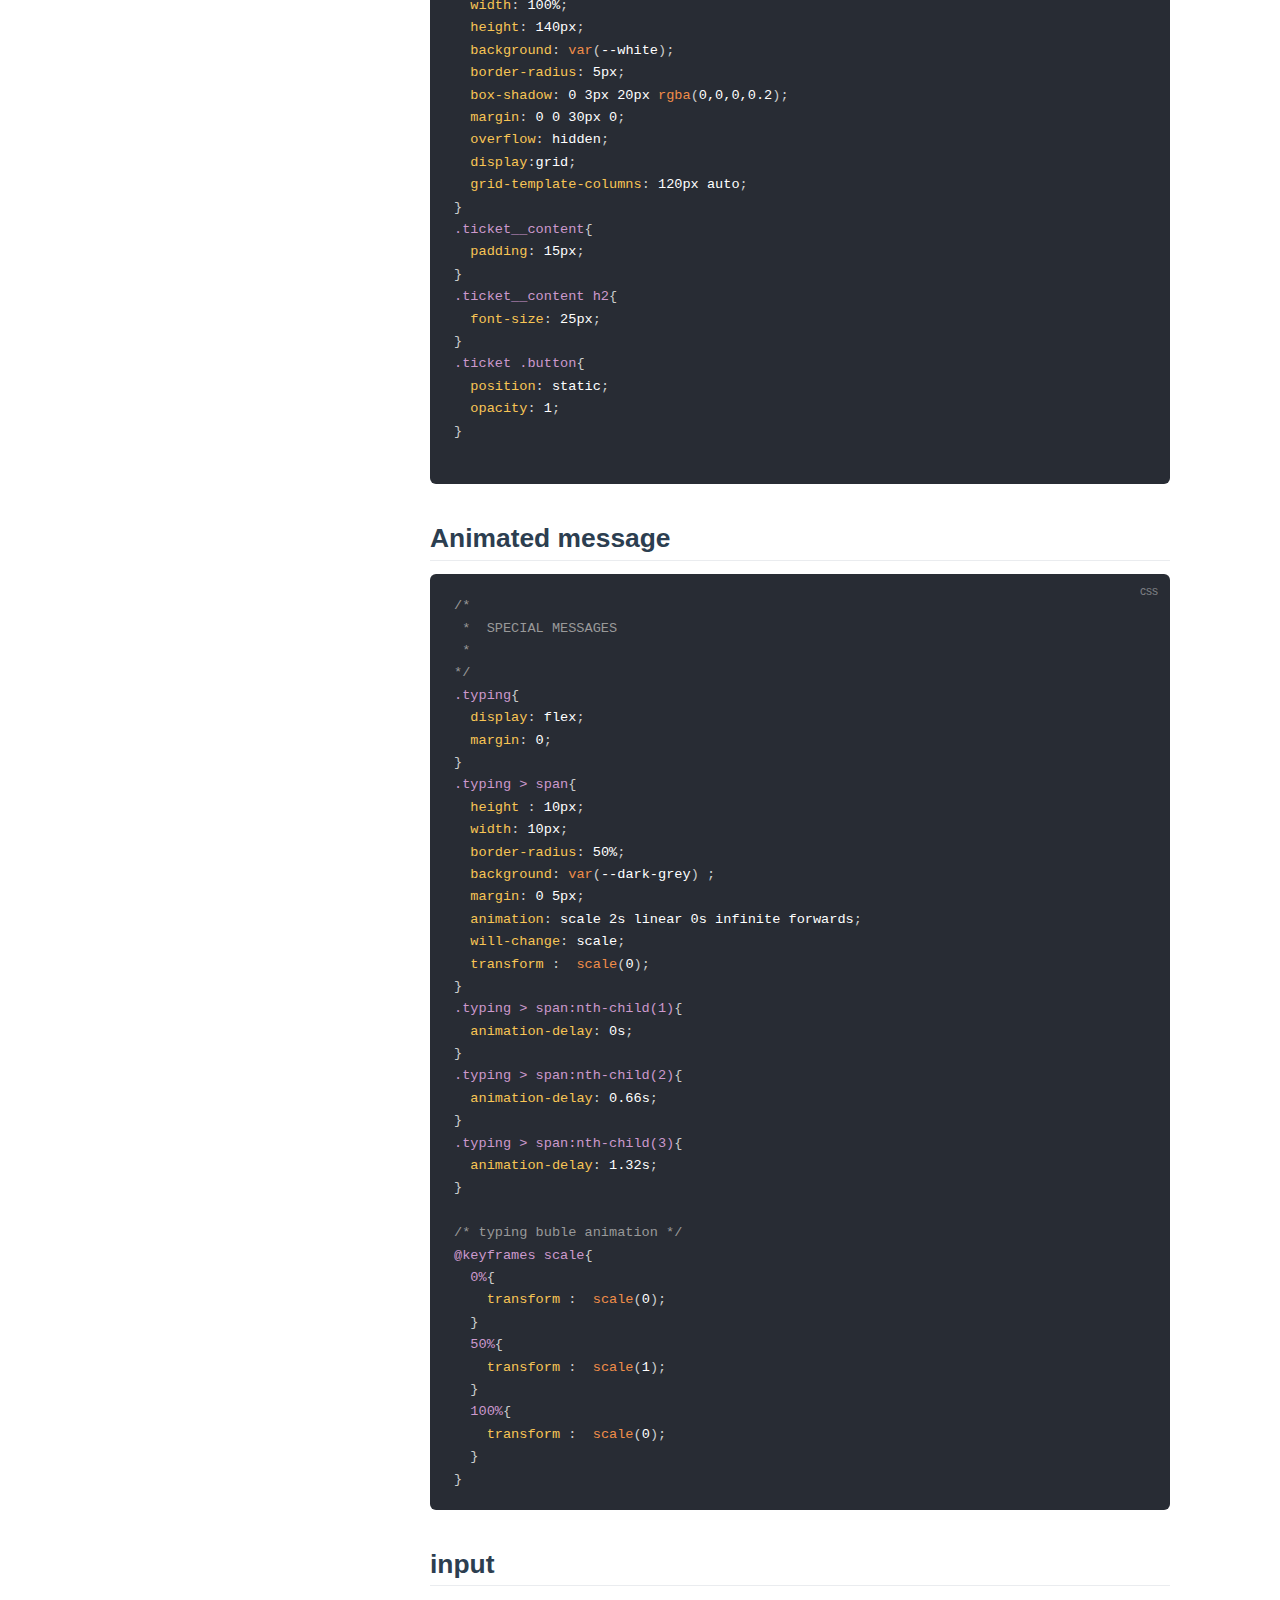
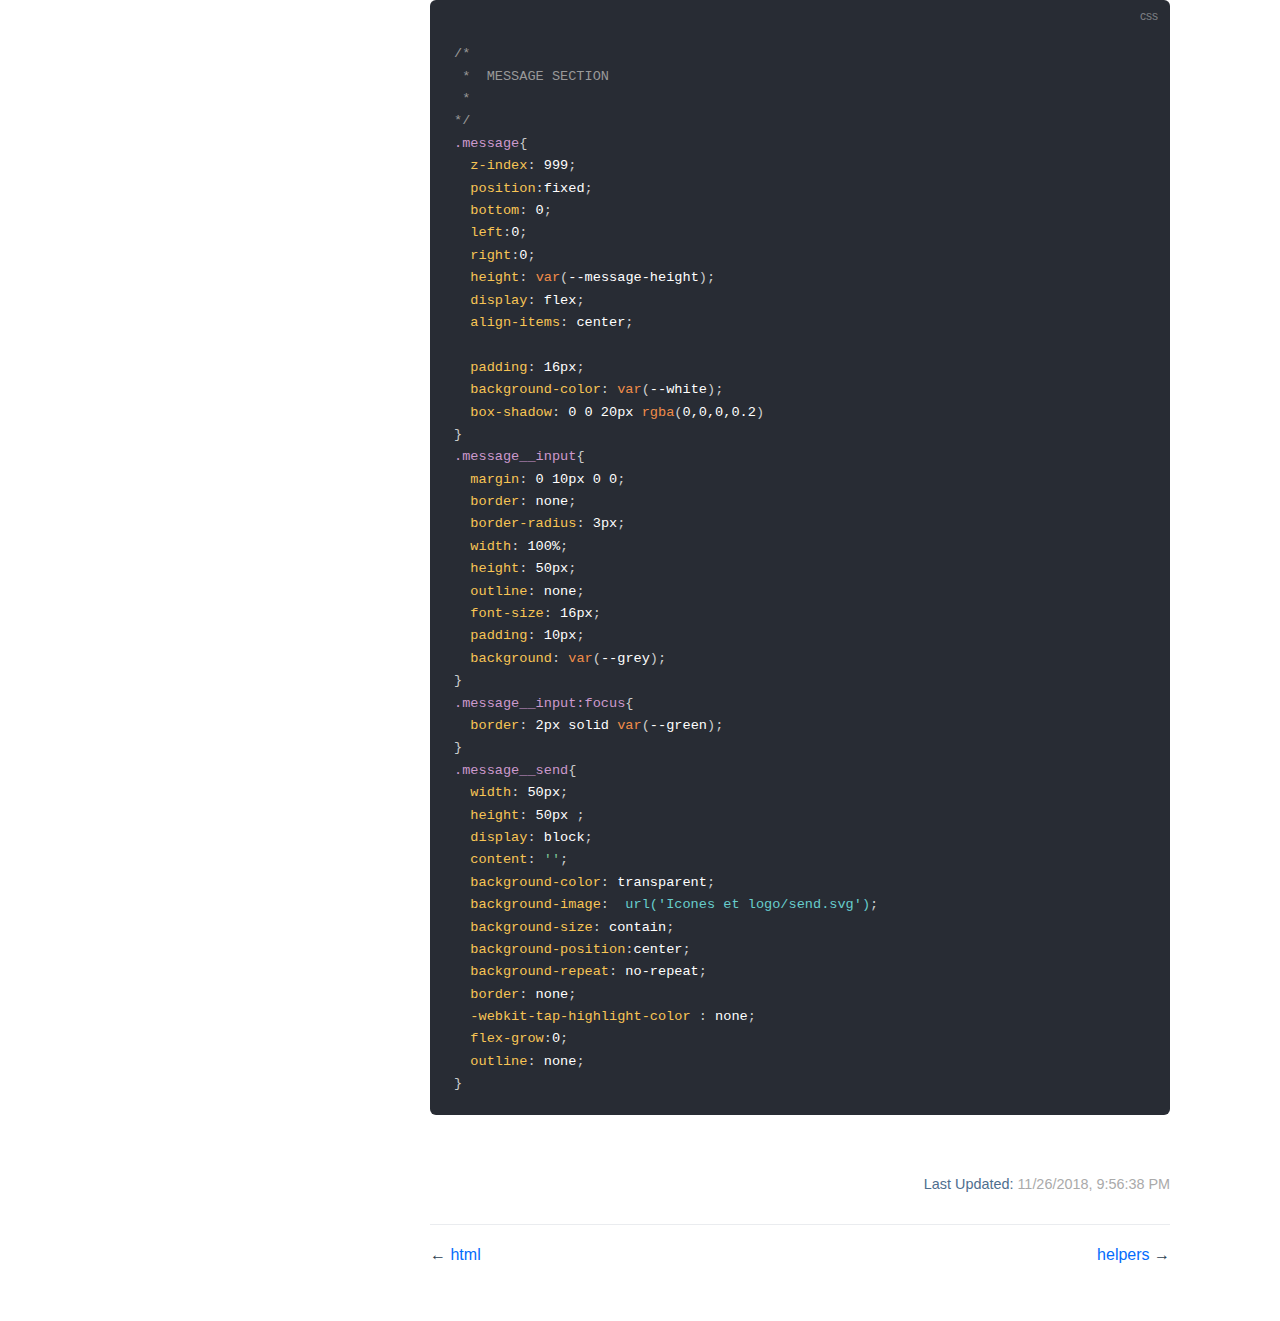
<file: pages/layout/css.html>
<!DOCTYPE html>
<html lang="en-US">
  <head>
    <meta charset="utf-8">
    <meta name="viewport" content="width=device-width,initial-scale=1">
    <title>Css | Preparation World skills</title>
    <meta name="description" content="Side de documentation de Simon Renault pour les Olympiades des Métiers 2018">
    
    
    <link rel="preload" href="/assets/css/0.styles.cdd67ab8.css" as="style"><link rel="preload" href="/assets/js/app.b67adcb0.js" as="script"><link rel="preload" href="/assets/js/6.ae864a7b.js" as="script"><link rel="prefetch" href="/assets/js/8.646fd5c1.js"><link rel="prefetch" href="/assets/js/1.665f6ac1.js"><link rel="prefetch" href="/assets/js/2.34b1b64f.js"><link rel="prefetch" href="/assets/js/3.8ff14bcb.js"><link rel="prefetch" href="/assets/js/4.647502b3.js"><link rel="prefetch" href="/assets/js/5.0e9dba83.js"><link rel="prefetch" href="/assets/js/7.2476b94f.js"><link rel="prefetch" href="/assets/js/9.02d1b270.js"><link rel="prefetch" href="/assets/js/10.1238fb88.js"><link rel="prefetch" href="/assets/js/11.473ae604.js"><link rel="prefetch" href="/assets/js/12.7efec147.js"><link rel="prefetch" href="/assets/js/13.eff0bc4f.js"><link rel="prefetch" href="/assets/js/14.9c6a5b4e.js"><link rel="prefetch" href="/assets/js/15.fc95780a.js"><link rel="prefetch" href="/assets/js/16.6a898f0e.js">
    <link rel="stylesheet" href="/assets/css/0.styles.cdd67ab8.css">
  </head>
  <body>
    <div id="app" data-server-rendered="true"><div class="theme-container"><header class="navbar"><div class="sidebar-button"><svg xmlns="http://www.w3.org/2000/svg" aria-hidden="true" role="img" viewBox="0 0 448 512" class="icon"><path fill="currentColor" d="M436 124H12c-6.627 0-12-5.373-12-12V80c0-6.627 5.373-12 12-12h424c6.627 0 12 5.373 12 12v32c0 6.627-5.373 12-12 12zm0 160H12c-6.627 0-12-5.373-12-12v-32c0-6.627 5.373-12 12-12h424c6.627 0 12 5.373 12 12v32c0 6.627-5.373 12-12 12zm0 160H12c-6.627 0-12-5.373-12-12v-32c0-6.627 5.373-12 12-12h424c6.627 0 12 5.373 12 12v32c0 6.627-5.373 12-12 12z"></path></svg></div><a href="/" class="home-link router-link-active"><!----><span class="site-name">
      Preparation World skills
    </span></a><div class="links"><div class="search-box"><input aria-label="Search" autocomplete="off" spellcheck="false" value=""><!----></div><!----></div></header><div class="sidebar-mask"></div><div class="sidebar"><!----><ul class="sidebar-links"><li><a href="/" class="sidebar-link">Home</a></li><li><a href="/pages/main.html" class="sidebar-link">intro</a></li><li><div class="sidebar-group collapsable"><p class="sidebar-heading open"><span>Layout</span><span class="arrow down"></span></p><ul class="sidebar-group-items"><li><a href="/pages/layout/html.html" class="sidebar-link">html</a></li><li><a href="/pages/layout/css.html" class="active sidebar-link">css</a><ul class="sidebar-sub-headers"><li class="sidebar-sub-header"><a href="/pages/layout/css.html#fonts" class="sidebar-link">Fonts</a></li><li class="sidebar-sub-header"><a href="/pages/layout/css.html#variables" class="sidebar-link">Variables</a></li><li class="sidebar-sub-header"><a href="/pages/layout/css.html#base-elements" class="sidebar-link">Base elements</a></li><li class="sidebar-sub-header"><a href="/pages/layout/css.html#custom-elements" class="sidebar-link">Custom elements</a></li><li class="sidebar-sub-header"><a href="/pages/layout/css.html#main" class="sidebar-link">Main</a></li><li class="sidebar-sub-header"><a href="/pages/layout/css.html#header" class="sidebar-link">Header</a></li><li class="sidebar-sub-header"><a href="/pages/layout/css.html#nav" class="sidebar-link">Nav</a></li><li class="sidebar-sub-header"><a href="/pages/layout/css.html#message" class="sidebar-link">Message</a></li><li class="sidebar-sub-header"><a href="/pages/layout/css.html#widget" class="sidebar-link">Widget</a></li><li class="sidebar-sub-header"><a href="/pages/layout/css.html#responsive" class="sidebar-link">Responsive</a></li><li class="sidebar-sub-header"><a href="/pages/layout/css.html#card" class="sidebar-link">card</a></li><li class="sidebar-sub-header"><a href="/pages/layout/css.html#ticket-card" class="sidebar-link">Ticket card</a></li><li class="sidebar-sub-header"><a href="/pages/layout/css.html#animated-message" class="sidebar-link">Animated message</a></li><li class="sidebar-sub-header"><a href="/pages/layout/css.html#input" class="sidebar-link">input</a></li></ul></li></ul></div></li><li><div class="sidebar-group collapsable"><p class="sidebar-heading"><span>Client-Side</span><span class="arrow right"></span></p><!----></div></li><li><div class="sidebar-group collapsable"><p class="sidebar-heading"><span>Server-Side</span><span class="arrow right"></span></p><!----></div></li></ul></div><div class="page"><div class="content"><h1 id="css"><a href="#css" aria-hidden="true" class="header-anchor">#</a> Css</h1><h2 id="fonts"><a href="#fonts" aria-hidden="true" class="header-anchor">#</a> Fonts</h2><div class="language-css extra-class"><pre class="language-css"><code><span class="token comment">/*
 *  Fonts and typo params
 * 
*/</span>
<span class="token atrule"><span class="token rule">@font-face</span></span> <span class="token punctuation">{</span>
  <span class="token property">font-family</span><span class="token punctuation">:</span> <span class="token string">'Asap-semi-bold'</span><span class="token punctuation">;</span>
  <span class="token property">src</span><span class="token punctuation">:</span> <span class="token url">url('Fonts/Asap-SemiBoldItalic.ttf')</span><span class="token punctuation">;</span>
<span class="token punctuation">}</span>

<span class="token atrule"><span class="token rule">@font-face</span></span> <span class="token punctuation">{</span>
  <span class="token property">font-family</span><span class="token punctuation">:</span> <span class="token string">'Roboto-medium'</span><span class="token punctuation">;</span>
  <span class="token property">src</span><span class="token punctuation">:</span> <span class="token url">url('Fonts/Roboto-Medium.ttf')</span><span class="token punctuation">;</span>
<span class="token punctuation">}</span>

<span class="token atrule"><span class="token rule">@font-face</span></span> <span class="token punctuation">{</span>
  <span class="token property">font-family</span><span class="token punctuation">:</span> <span class="token string">'Roboto-regular'</span><span class="token punctuation">;</span>
  sr
</code></pre></div><h2 id="variables"><a href="#variables" aria-hidden="true" class="header-anchor">#</a> Variables</h2><div class="language-css extra-class"><pre class="language-css"><code><span class="token comment">/*
 *  Root variables ( css 4 spec ) 
 * 
*/</span>
<span class="token selector">:root</span><span class="token punctuation">{</span>

  <span class="token comment">/*colors*/</span>
  <span class="token property">--green</span> <span class="token punctuation">:</span> #00FF70<span class="token punctuation">;</span>
  <span class="token property">--blue</span> <span class="token punctuation">:</span>  #47B8BF<span class="token punctuation">;</span>
  <span class="token property">--grey</span><span class="token punctuation">:</span>  #f1f1f1<span class="token punctuation">;</span>
  <span class="token property">--black</span> <span class="token punctuation">:</span>  #212121 <span class="token punctuation">;</span>
  <span class="token property">--white</span> <span class="token punctuation">:</span> #ffffff<span class="token punctuation">;</span>
  <span class="token property">--red</span> <span class="token punctuation">:</span> #ff0000<span class="token punctuation">;</span>
  <span class="token property">--dark-grey</span> <span class="token punctuation">:</span> #808080<span class="token punctuation">;</span>

  <span class="token comment">/* graditents */</span>
  <span class="token property">--gradient1</span> <span class="token punctuation">:</span> <span class="token string">''</span> <span class="token punctuation">;</span>

  <span class="token comment">/*shadows*/</span>
  <span class="token property">--shadow-cards</span> <span class="token punctuation">:</span> 0 0 16px <span class="token function">rgba</span><span class="token punctuation">(</span>0,0,0,1<span class="token punctuation">)</span><span class="token punctuation">;</span>

  <span class="token comment">/*layout*/</span>
  <span class="token property">--header-height</span> <span class="token punctuation">:</span> 100px<span class="token punctuation">;</span>
  <span class="token property">--message-height</span> <span class="token punctuation">:</span> 80px<span class="token punctuation">;</span>
  <span class="token property">--main-padding</span> <span class="token punctuation">:</span> 10px<span class="token punctuation">;</span>
<span class="token punctuation">}</span>
</code></pre></div><h2 id="base-elements"><a href="#base-elements" aria-hidden="true" class="header-anchor">#</a> Base elements</h2><div class="language-css extra-class"><pre class="language-css"><code><span class="token comment">/*
 *  Stryling of base elements
 * 
*/</span>
<span class="token selector">html</span><span class="token punctuation">{</span>
  <span class="token property">max-width</span><span class="token punctuation">:</span> 100vw<span class="token punctuation">;</span>
  <span class="token property">font-family</span><span class="token punctuation">:</span> <span class="token string">'Roboto-regular'</span><span class="token punctuation">;</span>
  <span class="token property">font-weight</span><span class="token punctuation">:</span> normal<span class="token punctuation">;</span>
  <span class="token property">color</span><span class="token punctuation">:</span> <span class="token function">var</span><span class="token punctuation">(</span>--black<span class="token punctuation">)</span><span class="token punctuation">;</span>
<span class="token punctuation">}</span>
<span class="token selector">body</span><span class="token punctuation">{</span>
  <span class="token property">max-width</span><span class="token punctuation">:</span> 100vw<span class="token punctuation">;</span>
  <span class="token property">background</span> <span class="token punctuation">:</span> <span class="token function">var</span><span class="token punctuation">(</span>--white<span class="token punctuation">)</span><span class="token punctuation">;</span>
  <span class="token property">padding</span><span class="token punctuation">:</span> <span class="token function">var</span><span class="token punctuation">(</span>--header-height<span class="token punctuation">)</span> 0  <span class="token function">var</span><span class="token punctuation">(</span>--message-height<span class="token punctuation">)</span><span class="token punctuation">;</span>
<span class="token punctuation">}</span>
<span class="token selector">li</span><span class="token punctuation">{</span>
  <span class="token property">list-style</span><span class="token punctuation">:</span> none<span class="token punctuation">;</span>
  <span class="token property">text-decoration</span><span class="token punctuation">:</span>none<span class="token punctuation">;</span>
<span class="token punctuation">}</span>
<span class="token selector">img</span><span class="token punctuation">{</span>
  <span class="token property">object-fit</span><span class="token punctuation">:</span> cover<span class="token punctuation">;</span>
<span class="token punctuation">}</span>
<span class="token selector">h4</span><span class="token punctuation">{</span>
  <span class="token property">font-size</span><span class="token punctuation">:</span> 16px<span class="token punctuation">;</span>
  <span class="token property">font-weight</span><span class="token punctuation">:</span> 400<span class="token punctuation">;</span>
 <span class="token punctuation">}</span>
<span class="token selector">h2</span><span class="token punctuation">{</span>
   <span class="token property">margin</span><span class="token punctuation">:</span> 5px 0 10px<span class="token punctuation">;</span>
   <span class="token property">font-family</span><span class="token punctuation">:</span> <span class="token string">'Asap-semi-bold'</span><span class="token punctuation">;</span>
   <span class="token property">font-size</span><span class="token punctuation">:</span> 30px<span class="token punctuation">;</span>
<span class="token punctuation">}</span>
</code></pre></div><h2 id="custom-elements"><a href="#custom-elements" aria-hidden="true" class="header-anchor">#</a> Custom elements</h2><div class="language-css extra-class"><pre class="language-css"><code><span class="token comment">/*
 *  Special propeties, may not work in all browsers 
 * 
*/</span>
<span class="token selector">::selection</span> <span class="token punctuation">{</span>
  <span class="token property">background</span><span class="token punctuation">:</span> <span class="token function">var</span><span class="token punctuation">(</span>--green<span class="token punctuation">)</span><span class="token punctuation">;</span>
<span class="token punctuation">}</span>
</code></pre></div><h2 id="main"><a href="#main" aria-hidden="true" class="header-anchor">#</a> Main</h2><div class="language-css extra-class"><pre class="language-css"><code><span class="token comment">/*
 *  MAIN CONTAINER
 * 
*/</span>
<span class="token selector">.main</span><span class="token punctuation">{</span>
  <span class="token property">padding</span><span class="token punctuation">:</span> 60px 20px 0 <span class="token punctuation">;</span>
  <span class="token property">position</span><span class="token punctuation">:</span> relative<span class="token punctuation">;</span>
  <span class="token property">min-height</span><span class="token punctuation">:</span>  <span class="token function">calc</span><span class="token punctuation">(</span>100vh - <span class="token function">var</span><span class="token punctuation">(</span>--header-height<span class="token punctuation">)</span>  - <span class="token function">var</span><span class="token punctuation">(</span>--message-height<span class="token punctuation">)</span><span class="token punctuation">)</span><span class="token punctuation">;</span>
  <span class="token property">display</span><span class="token punctuation">:</span>flex<span class="token punctuation">;</span>
  <span class="token property">flex-direction</span><span class="token punctuation">:</span>column<span class="token punctuation">;</span>
  <span class="token property">justify-content</span><span class="token punctuation">:</span> flex-end<span class="token punctuation">;</span>
<span class="token punctuation">}</span>
</code></pre></div><h2 id="header"><a href="#header" aria-hidden="true" class="header-anchor">#</a> Header</h2><div class="language-css extra-class"><pre class="language-css"><code><span class="token comment">/*
 *  HEADER
 * 
*/</span>
<span class="token selector">.header</span><span class="token punctuation">{</span>
  <span class="token property">z-index</span><span class="token punctuation">:</span> 999<span class="token punctuation">;</span>
  <span class="token property">position</span><span class="token punctuation">:</span> fixed<span class="token punctuation">;</span>
  <span class="token property">top</span><span class="token punctuation">:</span>0<span class="token punctuation">;</span>
  <span class="token property">left</span><span class="token punctuation">:</span>0<span class="token punctuation">;</span>
  <span class="token property">right</span><span class="token punctuation">:</span>0<span class="token punctuation">;</span>
  <span class="token property">height</span><span class="token punctuation">:</span> <span class="token function">var</span><span class="token punctuation">(</span>--header-height<span class="token punctuation">)</span><span class="token punctuation">;</span>
  <span class="token property">background</span> <span class="token punctuation">:</span> <span class="token function">var</span><span class="token punctuation">(</span>--white<span class="token punctuation">)</span><span class="token punctuation">;</span>
  <span class="token property">display</span><span class="token punctuation">:</span>grid<span class="token punctuation">;</span>
  <span class="token property">grid-template-columns</span><span class="token punctuation">:</span> 50px auto 50px<span class="token punctuation">;</span>
  <span class="token property">grid-template-areas</span><span class="token punctuation">:</span> <span class="token string">'burger logo bell'</span> <span class="token punctuation">;</span>
  <span class="token property">align-items</span><span class="token punctuation">:</span> center<span class="token punctuation">;</span>
  <span class="token property">justify-items</span><span class="token punctuation">:</span> center<span class="token punctuation">;</span>
  <span class="token property">padding</span><span class="token punctuation">:</span> 0 20px <span class="token punctuation">;</span> <span class="token comment">/*@*/</span>
  <span class="token property">box-shadow</span><span class="token punctuation">:</span> 0 0 20px <span class="token function">rgba</span><span class="token punctuation">(</span>0,0,0,0.2<span class="token punctuation">)</span>
<span class="token punctuation">}</span>
<span class="token selector">.header__burger</span><span class="token punctuation">{</span>
  <span class="token property">position</span><span class="token punctuation">:</span> relative<span class="token punctuation">;</span>
  <span class="token property">grid-area</span> <span class="token punctuation">:</span> burger<span class="token punctuation">;</span>
  <span class="token property">width</span><span class="token punctuation">:</span> 50px<span class="token punctuation">;</span> 
  <span class="token property">height</span><span class="token punctuation">:</span> 50px<span class="token punctuation">;</span> 
  <span class="token property">background-image</span><span class="token punctuation">:</span>  <span class="token url">url('Icones et logo/burger.svg')</span><span class="token punctuation">;</span>
  <span class="token property">background-size</span><span class="token punctuation">:</span> contain<span class="token punctuation">;</span>
  <span class="token property">background-position</span><span class="token punctuation">:</span>center<span class="token punctuation">;</span>
  <span class="token property">background-repeat</span><span class="token punctuation">:</span> no-repeat<span class="token punctuation">;</span>
<span class="token punctuation">}</span>
<span class="token selector">.header__logo</span><span class="token punctuation">{</span>
  <span class="token property">grid-area</span> <span class="token punctuation">:</span> logo<span class="token punctuation">;</span>
  <span class="token property">height</span><span class="token punctuation">:</span> 60%<span class="token punctuation">;</span>
  <span class="token property">width</span><span class="token punctuation">:</span> 100%<span class="token punctuation">;</span>
  <span class="token property">background-image</span><span class="token punctuation">:</span>  <span class="token url">url('Icones et logo/logo.svg')</span><span class="token punctuation">;</span>
  <span class="token property">background-size</span><span class="token punctuation">:</span> contain<span class="token punctuation">;</span>
  <span class="token property">background-position</span><span class="token punctuation">:</span>center<span class="token punctuation">;</span>
  <span class="token property">background-repeat</span><span class="token punctuation">:</span> no-repeat<span class="token punctuation">;</span>
<span class="token punctuation">}</span>
<span class="token selector">.header__bell</span><span class="token punctuation">{</span>
  <span class="token property">position</span><span class="token punctuation">:</span> relative<span class="token punctuation">;</span>
  <span class="token property">grid-area</span> <span class="token punctuation">:</span> bell<span class="token punctuation">;</span>
  <span class="token property">width</span><span class="token punctuation">:</span> 50px<span class="token punctuation">;</span> 
  <span class="token property">height</span><span class="token punctuation">:</span> 50px<span class="token punctuation">;</span> 
  <span class="token property">background-image</span><span class="token punctuation">:</span>  <span class="token url">url('Icones et logo/notification.svg')</span><span class="token punctuation">;</span>
  <span class="token property">background-size</span><span class="token punctuation">:</span> contain<span class="token punctuation">;</span>
  <span class="token property">background-position</span><span class="token punctuation">:</span>center<span class="token punctuation">;</span>
  <span class="token property">background-repeat</span><span class="token punctuation">:</span> no-repeat<span class="token punctuation">;</span>
<span class="token punctuation">}</span>
<span class="token selector">.header__bell__count</span><span class="token punctuation">{</span>
  <span class="token property">position</span><span class="token punctuation">:</span> absolute<span class="token punctuation">;</span>
  <span class="token property">background</span><span class="token punctuation">:</span> <span class="token function">var</span><span class="token punctuation">(</span>--red<span class="token punctuation">)</span><span class="token punctuation">;</span>
  <span class="token property">height</span><span class="token punctuation">:</span> 25px<span class="token punctuation">;</span>
  <span class="token property">width</span><span class="token punctuation">:</span> 25px<span class="token punctuation">;</span>
  <span class="token property">border-radius</span><span class="token punctuation">:</span> 50%<span class="token punctuation">;</span>
  <span class="token property">color</span><span class="token punctuation">:</span> <span class="token function">var</span><span class="token punctuation">(</span>--white<span class="token punctuation">)</span><span class="token punctuation">;</span>
  <span class="token property">font-size</span><span class="token punctuation">:</span> 16px<span class="token punctuation">;</span>
  <span class="token property">line-height</span><span class="token punctuation">:</span> 25px<span class="token punctuation">;</span>
  <span class="token property">text-align</span><span class="token punctuation">:</span>center<span class="token punctuation">;</span>
  <span class="token property">bottom</span><span class="token punctuation">:</span> 0<span class="token punctuation">;</span>
<span class="token punctuation">}</span>
</code></pre></div><h2 id="nav"><a href="#nav" aria-hidden="true" class="header-anchor">#</a> Nav</h2><div class="language-css extra-class"><pre class="language-css"><code><span class="token comment">/*
 *  NAVGATION MENU
 * 
*/</span>
<span class="token selector">.nav</span><span class="token punctuation">{</span>
  <span class="token property">z-index</span><span class="token punctuation">:</span> 9999<span class="token punctuation">;</span>
  <span class="token property">display</span><span class="token punctuation">:</span> none<span class="token punctuation">;</span>
  <span class="token property">position</span><span class="token punctuation">:</span> absolute<span class="token punctuation">;</span>
  <span class="token property">top</span><span class="token punctuation">:</span> 0<span class="token punctuation">;</span>
  <span class="token property">left</span><span class="token punctuation">:</span> 0<span class="token punctuation">;</span>
  <span class="token property">background-color</span><span class="token punctuation">:</span> <span class="token function">var</span><span class="token punctuation">(</span>--white<span class="token punctuation">)</span><span class="token punctuation">;</span>
  <span class="token property">box-shadow</span><span class="token punctuation">:</span> 0 0 20px <span class="token function">rgba</span><span class="token punctuation">(</span>0,0,0,0.2<span class="token punctuation">)</span><span class="token punctuation">;</span>
  <span class="token property">font-size</span><span class="token punctuation">:</span> 16px<span class="token punctuation">;</span>
  <span class="token property">overflow</span><span class="token punctuation">:</span> hidden<span class="token punctuation">;</span>
  <span class="token property">padding</span><span class="token punctuation">:</span> 10px 0<span class="token punctuation">;</span>
<span class="token punctuation">}</span>
<span class="token selector">.nav__link</span><span class="token punctuation">{</span>
  <span class="token property">display</span><span class="token punctuation">:</span> block<span class="token punctuation">;</span>
  <span class="token property">height</span><span class="token punctuation">:</span> 300px<span class="token punctuation">;</span>
  <span class="token property">width</span><span class="token punctuation">:</span> 250px<span class="token punctuation">;</span>
  <span class="token property">height</span><span class="token punctuation">:</span> 40px<span class="token punctuation">;</span>
  <span class="token property">padding</span><span class="token punctuation">:</span> 0 20px <span class="token punctuation">;</span>
  <span class="token property">line-height</span><span class="token punctuation">:</span> 40px<span class="token punctuation">;</span>
  <span class="token property">max-width</span><span class="token punctuation">:</span> <span class="token function">calc</span><span class="token punctuation">(</span>100vw - 2 * 20px<span class="token punctuation">)</span><span class="token punctuation">;</span>
  <span class="token property">text-decoration</span><span class="token punctuation">:</span>none<span class="token punctuation">;</span>
  <span class="token property">position</span><span class="token punctuation">:</span> relative<span class="token punctuation">;</span>
  <span class="token property">color</span><span class="token punctuation">:</span> inherit<span class="token punctuation">;</span>
<span class="token punctuation">}</span>
<span class="token selector">.nav__link  span</span><span class="token punctuation">{</span>
  <span class="token property">display</span><span class="token punctuation">:</span> block<span class="token punctuation">;</span>
  <span class="token property">transition</span><span class="token punctuation">:</span> all .2s ease<span class="token punctuation">;</span>
  <span class="token comment">/*prevent render jump on over for smoother animation*/</span>
  <span class="token property">will-change</span><span class="token punctuation">:</span> transform<span class="token punctuation">;</span>
<span class="token punctuation">}</span>

<span class="token comment">/*state related styling */</span>
<span class="token selector">.nav__link:hover  span</span><span class="token punctuation">{</span>
  <span class="token property">transform</span><span class="token punctuation">:</span> <span class="token function">translateX</span><span class="token punctuation">(</span>15px<span class="token punctuation">)</span><span class="token punctuation">;</span>
<span class="token punctuation">}</span>
<span class="token selector">.nav__link.active</span><span class="token punctuation">{</span>
  <span class="token property">background</span><span class="token punctuation">:</span> <span class="token function">linear-gradient</span><span class="token punctuation">(</span> 90deg,<span class="token function">var</span><span class="token punctuation">(</span>--blue<span class="token punctuation">)</span> ,<span class="token function">var</span><span class="token punctuation">(</span>--green<span class="token punctuation">)</span><span class="token punctuation">)</span><span class="token punctuation">;</span>
  <span class="token property">color</span><span class="token punctuation">:</span> <span class="token function">var</span><span class="token punctuation">(</span>--white<span class="token punctuation">)</span><span class="token punctuation">;</span>
<span class="token punctuation">}</span>
<span class="token selector">.header__burger:hover  .nav</span><span class="token punctuation">{</span>
  <span class="token property">display</span><span class="token punctuation">:</span> block<span class="token punctuation">;</span>
<span class="token punctuation">}</span>
</code></pre></div><h2 id="message"><a href="#message" aria-hidden="true" class="header-anchor">#</a> Message</h2><div class="language-css extra-class"><pre class="language-css"><code><span class="token comment">/*
 *  MESSAGE 
 * 
*/</span>
<span class="token selector">.msg</span><span class="token punctuation">{</span>
  <span class="token property">width</span><span class="token punctuation">:</span> 100%<span class="token punctuation">;</span>
  <span class="token property">display</span><span class="token punctuation">:</span> grid<span class="token punctuation">;</span>
  <span class="token property">grid-gap</span><span class="token punctuation">:</span> 15px<span class="token punctuation">;</span>
  <span class="token property">margin</span><span class="token punctuation">:</span> 0 0 30px 0<span class="token punctuation">;</span>
<span class="token punctuation">}</span>
<span class="token selector">.msg:last-of-type</span><span class="token punctuation">{</span>
  <span class="token property">margin</span><span class="token punctuation">:</span> initial<span class="token punctuation">;</span>
<span class="token punctuation">}</span>
<span class="token selector">.msg__avatar</span><span class="token punctuation">{</span>
  <span class="token property">background-image</span><span class="token punctuation">:</span> <span class="token url">url('Icones et logo/avatar.svg')</span><span class="token punctuation">;</span>
  <span class="token property">background-size</span><span class="token punctuation">:</span> contain<span class="token punctuation">;</span>
  <span class="token property">background-repeat</span><span class="token punctuation">:</span> no-repeat<span class="token punctuation">;</span>
  <span class="token property">height</span><span class="token punctuation">:</span> 60px<span class="token punctuation">;</span>
  <span class="token property">width</span><span class="token punctuation">:</span> 60px<span class="token punctuation">;</span>
<span class="token punctuation">}</span>
<span class="token selector">.msg__content</span><span class="token punctuation">{</span>
  <span class="token property">display</span><span class="token punctuation">:</span>flex<span class="token punctuation">;</span>
  <span class="token property">flex-direction</span><span class="token punctuation">:</span>column<span class="token punctuation">;</span>
  <span class="token property">justify-content</span><span class="token punctuation">:</span> flex-start<span class="token punctuation">;</span>
<span class="token punctuation">}</span>
<span class="token selector">.msg__content &gt; span</span><span class="token punctuation">{</span>
  <span class="token property">max-width</span><span class="token punctuation">:</span> 285px<span class="token punctuation">;</span>
  <span class="token property">display</span><span class="token punctuation">:</span> block<span class="token punctuation">;</span>
  <span class="token property">padding</span><span class="token punctuation">:</span> 15px<span class="token punctuation">;</span>
<span class="token punctuation">}</span>
<span class="token selector">.msg__content &gt; span:last-child</span><span class="token punctuation">{</span>
  <span class="token property">margin</span><span class="token punctuation">:</span> 0 auto 0 0<span class="token punctuation">;</span>
<span class="token punctuation">}</span>

<span class="token comment">/* message from the chatbot */</span>
<span class="token selector">.msgA</span><span class="token punctuation">{</span>
  <span class="token property">color</span><span class="token punctuation">:</span> inherit<span class="token punctuation">;</span>
  <span class="token property">grid-template-columns</span><span class="token punctuation">:</span> 60px auto<span class="token punctuation">;</span>
<span class="token punctuation">}</span>
<span class="token selector">.msgA .msg__content</span><span class="token punctuation">{</span>
  <span class="token property">grid-column</span><span class="token punctuation">:</span>  2<span class="token punctuation">;</span>
<span class="token punctuation">}</span>
<span class="token selector">.msgA .msg__content &gt; span</span><span class="token punctuation">{</span>
  <span class="token property">background</span><span class="token punctuation">:</span> <span class="token function">var</span><span class="token punctuation">(</span>--grey<span class="token punctuation">)</span><span class="token punctuation">;</span>
  <span class="token property">border-radius</span><span class="token punctuation">:</span> 25px 25px 25px 0<span class="token punctuation">;</span>
  <span class="token property">margin</span><span class="token punctuation">:</span> 0 auto 10px 0<span class="token punctuation">;</span>
<span class="token punctuation">}</span>

<span class="token comment">/* messages from the user */</span>
<span class="token selector">.msgB</span><span class="token punctuation">{</span>
  <span class="token property">color</span><span class="token punctuation">:</span> white<span class="token punctuation">;</span>
  <span class="token property">grid-template-columns</span><span class="token punctuation">:</span> 1fr  <span class="token punctuation">;</span>
<span class="token punctuation">}</span>
<span class="token selector">.msgB .msg__content &gt; span</span><span class="token punctuation">{</span>
  <span class="token property">background</span><span class="token punctuation">:</span> <span class="token function">var</span><span class="token punctuation">(</span>--blue<span class="token punctuation">)</span><span class="token punctuation">;</span>
  <span class="token property">border-radius</span><span class="token punctuation">:</span> 25px 25px 0 25px<span class="token punctuation">;</span>
  <span class="token property">margin</span><span class="token punctuation">:</span> 0 0 10px auto<span class="token punctuation">;</span>
<span class="token punctuation">}</span>

<span class="token comment">/* done special message*/</span>
<span class="token selector">.done</span><span class="token punctuation">{</span>
  <span class="token property">--size</span> <span class="token punctuation">:</span> 40px<span class="token punctuation">;</span>
  <span class="token property">height</span><span class="token punctuation">:</span> <span class="token function">var</span><span class="token punctuation">(</span>--size<span class="token punctuation">)</span><span class="token punctuation">;</span>
  <span class="token property">width</span><span class="token punctuation">:</span> <span class="token function">var</span><span class="token punctuation">(</span>--size<span class="token punctuation">)</span><span class="token punctuation">;</span>
  <span class="token property">background-image</span><span class="token punctuation">:</span> <span class="token url">url('Icones et logo/done.svg')</span><span class="token punctuation">;</span>
  <span class="token property">background-size</span><span class="token punctuation">:</span> contain<span class="token punctuation">;</span>
<span class="token punctuation">}</span>
</code></pre></div><h2 id="widget"><a href="#widget" aria-hidden="true" class="header-anchor">#</a> Widget</h2><div class="language-css extra-class"><pre class="language-css"><code><span class="token comment">/*
 *  WIDGET CONTAINDER
 * 
*/</span>
<span class="token selector">.widget</span><span class="token punctuation">{</span>
  <span class="token property">padding</span><span class="token punctuation">:</span> 20px 0 0 0<span class="token punctuation">;</span>
  <span class="token property">position</span><span class="token punctuation">:</span> relative<span class="token punctuation">;</span>
  <span class="token property">grid-column</span><span class="token punctuation">:</span> span 2<span class="token punctuation">;</span>
  <span class="token property">display</span><span class="token punctuation">:</span> flex<span class="token punctuation">;</span>
<span class="token punctuation">}</span>
<span class="token comment">/*modifier*/</span>
<span class="token selector">.card-grid</span><span class="token punctuation">{</span>
  <span class="token property">margin</span><span class="token punctuation">:</span> 20px -20px 0 -20px<span class="token punctuation">;</span>
  <span class="token property">overflow-x</span><span class="token punctuation">:</span> scroll<span class="token punctuation">;</span>
  <span class="token property">overflow-y</span><span class="token punctuation">:</span> visible<span class="token punctuation">;</span>
<span class="token punctuation">}</span>
</code></pre></div><h2 id="responsive"><a href="#responsive" aria-hidden="true" class="header-anchor">#</a> Responsive</h2><div class="language-css extra-class"><pre class="language-css"><code><span class="token atrule"><span class="token rule">@media</span> screen and <span class="token punctuation">(</span><span class="token property">min-width</span> <span class="token punctuation">:</span> 376px<span class="token punctuation">)</span></span><span class="token punctuation">{</span>
  <span class="token selector">.main</span><span class="token punctuation">{</span>
    <span class="token property">padding</span><span class="token punctuation">:</span> 60px 95px 0 <span class="token punctuation">;</span>
  <span class="token punctuation">}</span>
  <span class="token selector">.widget</span><span class="token punctuation">{</span>
    <span class="token property">padding</span><span class="token punctuation">:</span> 0 0 0 0<span class="token punctuation">;</span>
    <span class="token property">position</span><span class="token punctuation">:</span> relative<span class="token punctuation">;</span>
    <span class="token property">grid-column</span><span class="token punctuation">:</span> span 2<span class="token punctuation">;</span>
    <span class="token property">display</span><span class="token punctuation">:</span> flex<span class="token punctuation">;</span>
  <span class="token punctuation">}</span>
  <span class="token selector">.card-grid</span><span class="token punctuation">{</span>
    <span class="token property">margin</span><span class="token punctuation">:</span> 20px 0 0 0<span class="token punctuation">;</span>
    <span class="token property">display</span><span class="token punctuation">:</span> flex<span class="token punctuation">;</span>
    <span class="token property">flex-wrap</span><span class="token punctuation">:</span> wrap<span class="token punctuation">;</span>
    <span class="token property">overflow-x</span><span class="token punctuation">:</span> initial<span class="token punctuation">;</span>
    <span class="token property">overflow-y</span><span class="token punctuation">:</span> initial<span class="token punctuation">;</span>
  <span class="token punctuation">}</span>
<span class="token punctuation">}</span>

</code></pre></div><h2 id="card"><a href="#card" aria-hidden="true" class="header-anchor">#</a> card</h2><div class="language-css extra-class"><pre class="language-css"><code><span class="token comment">/*
 *  ACTIVITIES CARDS
 * 
*/</span>
<span class="token selector">.card</span><span class="token punctuation">{</span>
  <span class="token property">flex-shrink</span><span class="token punctuation">:</span> 0<span class="token punctuation">;</span>
  <span class="token property">height</span><span class="token punctuation">:</span> 290px<span class="token punctuation">;</span>
  <span class="token property">width</span><span class="token punctuation">:</span> 225px<span class="token punctuation">;</span>
  <span class="token property">border-radius</span><span class="token punctuation">:</span> 5px<span class="token punctuation">;</span>
  <span class="token property">background-color</span><span class="token punctuation">:</span> <span class="token function">var</span><span class="token punctuation">(</span>--white<span class="token punctuation">)</span><span class="token punctuation">;</span>
  <span class="token property">display</span><span class="token punctuation">:</span> grid<span class="token punctuation">;</span>
  <span class="token property">grid-template-columns</span><span class="token punctuation">:</span> 1fr<span class="token punctuation">;</span>
  <span class="token property">grid-template-rows</span><span class="token punctuation">:</span> 100px<span class="token punctuation">;</span>
  <span class="token property">box-shadow</span><span class="token punctuation">:</span> 0 3px 20px <span class="token function">rgba</span><span class="token punctuation">(</span>0,0,0,0.2<span class="token punctuation">)</span><span class="token punctuation">;</span>
  <span class="token property">margin</span><span class="token punctuation">:</span> 0 15px 30px 15px<span class="token punctuation">;</span>
  <span class="token property">will-change</span><span class="token punctuation">:</span> transform<span class="token punctuation">;</span>
  <span class="token property">transition</span><span class="token punctuation">:</span> all .3s<span class="token punctuation">;</span>
  <span class="token property">overflow</span><span class="token punctuation">:</span>hidden<span class="token punctuation">;</span>
  <span class="token property">position</span><span class="token punctuation">:</span> relative<span class="token punctuation">;</span>
<span class="token punctuation">}</span>
<span class="token selector">.button</span><span class="token punctuation">{</span>
  <span class="token property">font-family</span><span class="token punctuation">:</span> <span class="token string">'Roboto-medium'</span><span class="token punctuation">;</span>
  <span class="token property">position</span><span class="token punctuation">:</span> absolute<span class="token punctuation">;</span>
  <span class="token property">background</span><span class="token punctuation">:</span> <span class="token function">var</span><span class="token punctuation">(</span>--green<span class="token punctuation">)</span><span class="token punctuation">;</span>
  <span class="token property">border-radius</span><span class="token punctuation">:</span> <span class="token function">calc</span><span class="token punctuation">(</span>45px /2<span class="token punctuation">)</span><span class="token punctuation">;</span>
  <span class="token property">border</span><span class="token punctuation">:</span> none<span class="token punctuation">;</span>
  <span class="token property">outline</span><span class="token punctuation">:</span> none<span class="token punctuation">;</span>
  <span class="token property">padding</span><span class="token punctuation">:</span> 10px 24px<span class="token punctuation">;</span>
  <span class="token property">font-size</span><span class="token punctuation">:</span> 16px<span class="token punctuation">;</span>
  <span class="token property">bottom</span><span class="token punctuation">:</span> 15px<span class="token punctuation">;</span>
  <span class="token property">right</span><span class="token punctuation">:</span> 15px<span class="token punctuation">;</span>
  <span class="token property">opacity</span><span class="token punctuation">:</span> 0<span class="token punctuation">;</span>
  <span class="token property">transition</span><span class="token punctuation">:</span> all .2s ease-in<span class="token punctuation">;</span>
  <span class="token property">will-change</span><span class="token punctuation">:</span> opacity<span class="token punctuation">;</span>
  <span class="token property">white-space</span><span class="token punctuation">:</span> nowrap<span class="token punctuation">;</span>
<span class="token punctuation">}</span>
<span class="token selector">.card__content</span><span class="token punctuation">{</span>
  <span class="token property">padding</span><span class="token punctuation">:</span> 15px<span class="token punctuation">;</span>
<span class="token punctuation">}</span>
<span class="token selector">.card:hover</span><span class="token punctuation">{</span>
  <span class="token property">transform</span><span class="token punctuation">:</span> <span class="token function">scale</span><span class="token punctuation">(</span>1.1<span class="token punctuation">)</span><span class="token punctuation">;</span>
<span class="token punctuation">}</span>
<span class="token selector">.card:hover .button</span><span class="token punctuation">{</span>
  <span class="token property">opacity</span><span class="token punctuation">:</span> 1<span class="token punctuation">;</span>
<span class="token punctuation">}</span>
</code></pre></div><h2 id="ticket-card"><a href="#ticket-card" aria-hidden="true" class="header-anchor">#</a> Ticket card</h2><div class="language-css extra-class"><pre class="language-css"><code><span class="token comment">/*
 *  TICKET CARD 
 * 
*/</span>
<span class="token selector">.ticket</span><span class="token punctuation">{</span>
  <span class="token property">grid-column</span><span class="token punctuation">:</span> span 2<span class="token punctuation">;</span>
  <span class="token property">position</span><span class="token punctuation">:</span> relative<span class="token punctuation">;</span>
  <span class="token property">width</span><span class="token punctuation">:</span> 100%<span class="token punctuation">;</span>
  <span class="token property">height</span><span class="token punctuation">:</span> 140px<span class="token punctuation">;</span>
  <span class="token property">background</span><span class="token punctuation">:</span> <span class="token function">var</span><span class="token punctuation">(</span>--white<span class="token punctuation">)</span><span class="token punctuation">;</span>
  <span class="token property">border-radius</span><span class="token punctuation">:</span> 5px<span class="token punctuation">;</span>
  <span class="token property">box-shadow</span><span class="token punctuation">:</span> 0 3px 20px <span class="token function">rgba</span><span class="token punctuation">(</span>0,0,0,0.2<span class="token punctuation">)</span><span class="token punctuation">;</span>
  <span class="token property">margin</span><span class="token punctuation">:</span> 0 0 30px 0<span class="token punctuation">;</span>
  <span class="token property">overflow</span><span class="token punctuation">:</span> hidden<span class="token punctuation">;</span>
  <span class="token property">display</span><span class="token punctuation">:</span>grid<span class="token punctuation">;</span>
  <span class="token property">grid-template-columns</span><span class="token punctuation">:</span> 120px auto<span class="token punctuation">;</span>
<span class="token punctuation">}</span>
<span class="token selector">.ticket__content</span><span class="token punctuation">{</span>
  <span class="token property">padding</span><span class="token punctuation">:</span> 15px<span class="token punctuation">;</span>
<span class="token punctuation">}</span>
<span class="token selector">.ticket__content h2</span><span class="token punctuation">{</span>
  <span class="token property">font-size</span><span class="token punctuation">:</span> 25px<span class="token punctuation">;</span>
<span class="token punctuation">}</span>
<span class="token selector">.ticket .button</span><span class="token punctuation">{</span>
  <span class="token property">position</span><span class="token punctuation">:</span> static<span class="token punctuation">;</span>
  <span class="token property">opacity</span><span class="token punctuation">:</span> 1<span class="token punctuation">;</span>
<span class="token punctuation">}</span>

</code></pre></div><h2 id="animated-message"><a href="#animated-message" aria-hidden="true" class="header-anchor">#</a> Animated message</h2><div class="language-css extra-class"><pre class="language-css"><code><span class="token comment">/*
 *  SPECIAL MESSAGES
 * 
*/</span>
<span class="token selector">.typing</span><span class="token punctuation">{</span>
  <span class="token property">display</span><span class="token punctuation">:</span> flex<span class="token punctuation">;</span>
  <span class="token property">margin</span><span class="token punctuation">:</span> 0<span class="token punctuation">;</span>
<span class="token punctuation">}</span>
<span class="token selector">.typing &gt; span</span><span class="token punctuation">{</span>
  <span class="token property">height</span> <span class="token punctuation">:</span> 10px<span class="token punctuation">;</span>
  <span class="token property">width</span><span class="token punctuation">:</span> 10px<span class="token punctuation">;</span>
  <span class="token property">border-radius</span><span class="token punctuation">:</span> 50%<span class="token punctuation">;</span>
  <span class="token property">background</span><span class="token punctuation">:</span> <span class="token function">var</span><span class="token punctuation">(</span>--dark-grey<span class="token punctuation">)</span> <span class="token punctuation">;</span>
  <span class="token property">margin</span><span class="token punctuation">:</span> 0 5px<span class="token punctuation">;</span>
  <span class="token property">animation</span><span class="token punctuation">:</span> scale 2s linear 0s infinite forwards<span class="token punctuation">;</span>
  <span class="token property">will-change</span><span class="token punctuation">:</span> scale<span class="token punctuation">;</span>
  <span class="token property">transform</span> <span class="token punctuation">:</span>  <span class="token function">scale</span><span class="token punctuation">(</span>0<span class="token punctuation">)</span><span class="token punctuation">;</span>
<span class="token punctuation">}</span>
<span class="token selector">.typing &gt; span:nth-child(1)</span><span class="token punctuation">{</span>
  <span class="token property">animation-delay</span><span class="token punctuation">:</span> 0s<span class="token punctuation">;</span>
<span class="token punctuation">}</span>
<span class="token selector">.typing &gt; span:nth-child(2)</span><span class="token punctuation">{</span>
  <span class="token property">animation-delay</span><span class="token punctuation">:</span> 0.66s<span class="token punctuation">;</span>
<span class="token punctuation">}</span>
<span class="token selector">.typing &gt; span:nth-child(3)</span><span class="token punctuation">{</span>
  <span class="token property">animation-delay</span><span class="token punctuation">:</span> 1.32s<span class="token punctuation">;</span>
<span class="token punctuation">}</span>

<span class="token comment">/* typing buble animation */</span>
<span class="token atrule"><span class="token rule">@keyframes</span> scale</span><span class="token punctuation">{</span>
  <span class="token selector">0%</span><span class="token punctuation">{</span>
    <span class="token property">transform</span> <span class="token punctuation">:</span>  <span class="token function">scale</span><span class="token punctuation">(</span>0<span class="token punctuation">)</span><span class="token punctuation">;</span>
  <span class="token punctuation">}</span>
  <span class="token selector">50%</span><span class="token punctuation">{</span>
    <span class="token property">transform</span> <span class="token punctuation">:</span>  <span class="token function">scale</span><span class="token punctuation">(</span>1<span class="token punctuation">)</span><span class="token punctuation">;</span>
  <span class="token punctuation">}</span>
  <span class="token selector">100%</span><span class="token punctuation">{</span>
    <span class="token property">transform</span> <span class="token punctuation">:</span>  <span class="token function">scale</span><span class="token punctuation">(</span>0<span class="token punctuation">)</span><span class="token punctuation">;</span>
  <span class="token punctuation">}</span>
<span class="token punctuation">}</span>
</code></pre></div><h2 id="input"><a href="#input" aria-hidden="true" class="header-anchor">#</a> input</h2><div class="language-css extra-class"><pre class="language-css"><code>
<span class="token comment">/*
 *  MESSAGE SECTION 
 * 
*/</span>
<span class="token selector">.message</span><span class="token punctuation">{</span>
  <span class="token property">z-index</span><span class="token punctuation">:</span> 999<span class="token punctuation">;</span>
  <span class="token property">position</span><span class="token punctuation">:</span>fixed<span class="token punctuation">;</span>
  <span class="token property">bottom</span><span class="token punctuation">:</span> 0<span class="token punctuation">;</span>
  <span class="token property">left</span><span class="token punctuation">:</span>0<span class="token punctuation">;</span>
  <span class="token property">right</span><span class="token punctuation">:</span>0<span class="token punctuation">;</span>
  <span class="token property">height</span><span class="token punctuation">:</span> <span class="token function">var</span><span class="token punctuation">(</span>--message-height<span class="token punctuation">)</span><span class="token punctuation">;</span>
  <span class="token property">display</span><span class="token punctuation">:</span> flex<span class="token punctuation">;</span>
  <span class="token property">align-items</span><span class="token punctuation">:</span> center<span class="token punctuation">;</span>
 
  <span class="token property">padding</span><span class="token punctuation">:</span> 16px<span class="token punctuation">;</span>
  <span class="token property">background-color</span><span class="token punctuation">:</span> <span class="token function">var</span><span class="token punctuation">(</span>--white<span class="token punctuation">)</span><span class="token punctuation">;</span>
  <span class="token property">box-shadow</span><span class="token punctuation">:</span> 0 0 20px <span class="token function">rgba</span><span class="token punctuation">(</span>0,0,0,0.2<span class="token punctuation">)</span>
<span class="token punctuation">}</span>
<span class="token selector">.message__input</span><span class="token punctuation">{</span>
  <span class="token property">margin</span><span class="token punctuation">:</span> 0 10px 0 0<span class="token punctuation">;</span>
  <span class="token property">border</span><span class="token punctuation">:</span> none<span class="token punctuation">;</span>
  <span class="token property">border-radius</span><span class="token punctuation">:</span> 3px<span class="token punctuation">;</span>
  <span class="token property">width</span><span class="token punctuation">:</span> 100%<span class="token punctuation">;</span>
  <span class="token property">height</span><span class="token punctuation">:</span> 50px<span class="token punctuation">;</span>
  <span class="token property">outline</span><span class="token punctuation">:</span> none<span class="token punctuation">;</span>
  <span class="token property">font-size</span><span class="token punctuation">:</span> 16px<span class="token punctuation">;</span>
  <span class="token property">padding</span><span class="token punctuation">:</span> 10px<span class="token punctuation">;</span>
  <span class="token property">background</span><span class="token punctuation">:</span> <span class="token function">var</span><span class="token punctuation">(</span>--grey<span class="token punctuation">)</span><span class="token punctuation">;</span>
<span class="token punctuation">}</span>
<span class="token selector">.message__input:focus</span><span class="token punctuation">{</span>
  <span class="token property">border</span><span class="token punctuation">:</span> 2px solid <span class="token function">var</span><span class="token punctuation">(</span>--green<span class="token punctuation">)</span><span class="token punctuation">;</span>
<span class="token punctuation">}</span>
<span class="token selector">.message__send</span><span class="token punctuation">{</span>
  <span class="token property">width</span><span class="token punctuation">:</span> 50px<span class="token punctuation">;</span> 
  <span class="token property">height</span><span class="token punctuation">:</span> 50px <span class="token punctuation">;</span>
  <span class="token property">display</span><span class="token punctuation">:</span> block<span class="token punctuation">;</span>
  <span class="token property">content</span><span class="token punctuation">:</span> <span class="token string">''</span><span class="token punctuation">;</span>
  <span class="token property">background-color</span><span class="token punctuation">:</span> transparent<span class="token punctuation">;</span>
  <span class="token property">background-image</span><span class="token punctuation">:</span>  <span class="token url">url('Icones et logo/send.svg')</span><span class="token punctuation">;</span>
  <span class="token property">background-size</span><span class="token punctuation">:</span> contain<span class="token punctuation">;</span>
  <span class="token property">background-position</span><span class="token punctuation">:</span>center<span class="token punctuation">;</span>
  <span class="token property">background-repeat</span><span class="token punctuation">:</span> no-repeat<span class="token punctuation">;</span>
  <span class="token property">border</span><span class="token punctuation">:</span> none<span class="token punctuation">;</span>
  <span class="token property">-webkit-tap-highlight-color</span> <span class="token punctuation">:</span> none<span class="token punctuation">;</span>
  <span class="token property">flex-grow</span><span class="token punctuation">:</span>0<span class="token punctuation">;</span>
  <span class="token property">outline</span><span class="token punctuation">:</span> none<span class="token punctuation">;</span>
<span class="token punctuation">}</span>
</code></pre></div></div><div class="page-edit"><!----><div class="last-updated"><span class="prefix">Last Updated: </span><span class="time">11/26/2018, 10:56:38 PM</span></div></div><div class="page-nav"><p class="inner"><span class="prev">
        ← <a href="/pages/layout/html.html" class="prev">
          html
        </a></span><span class="next"><a href="/pages/client-side/helpers.html">
          helpers
        </a> →
      </span></p></div></div></div></div>
    <script src="/assets/js/6.ae864a7b.js" defer></script><script src="/assets/js/app.b67adcb0.js" defer></script>
  </body>
</html>
</file>
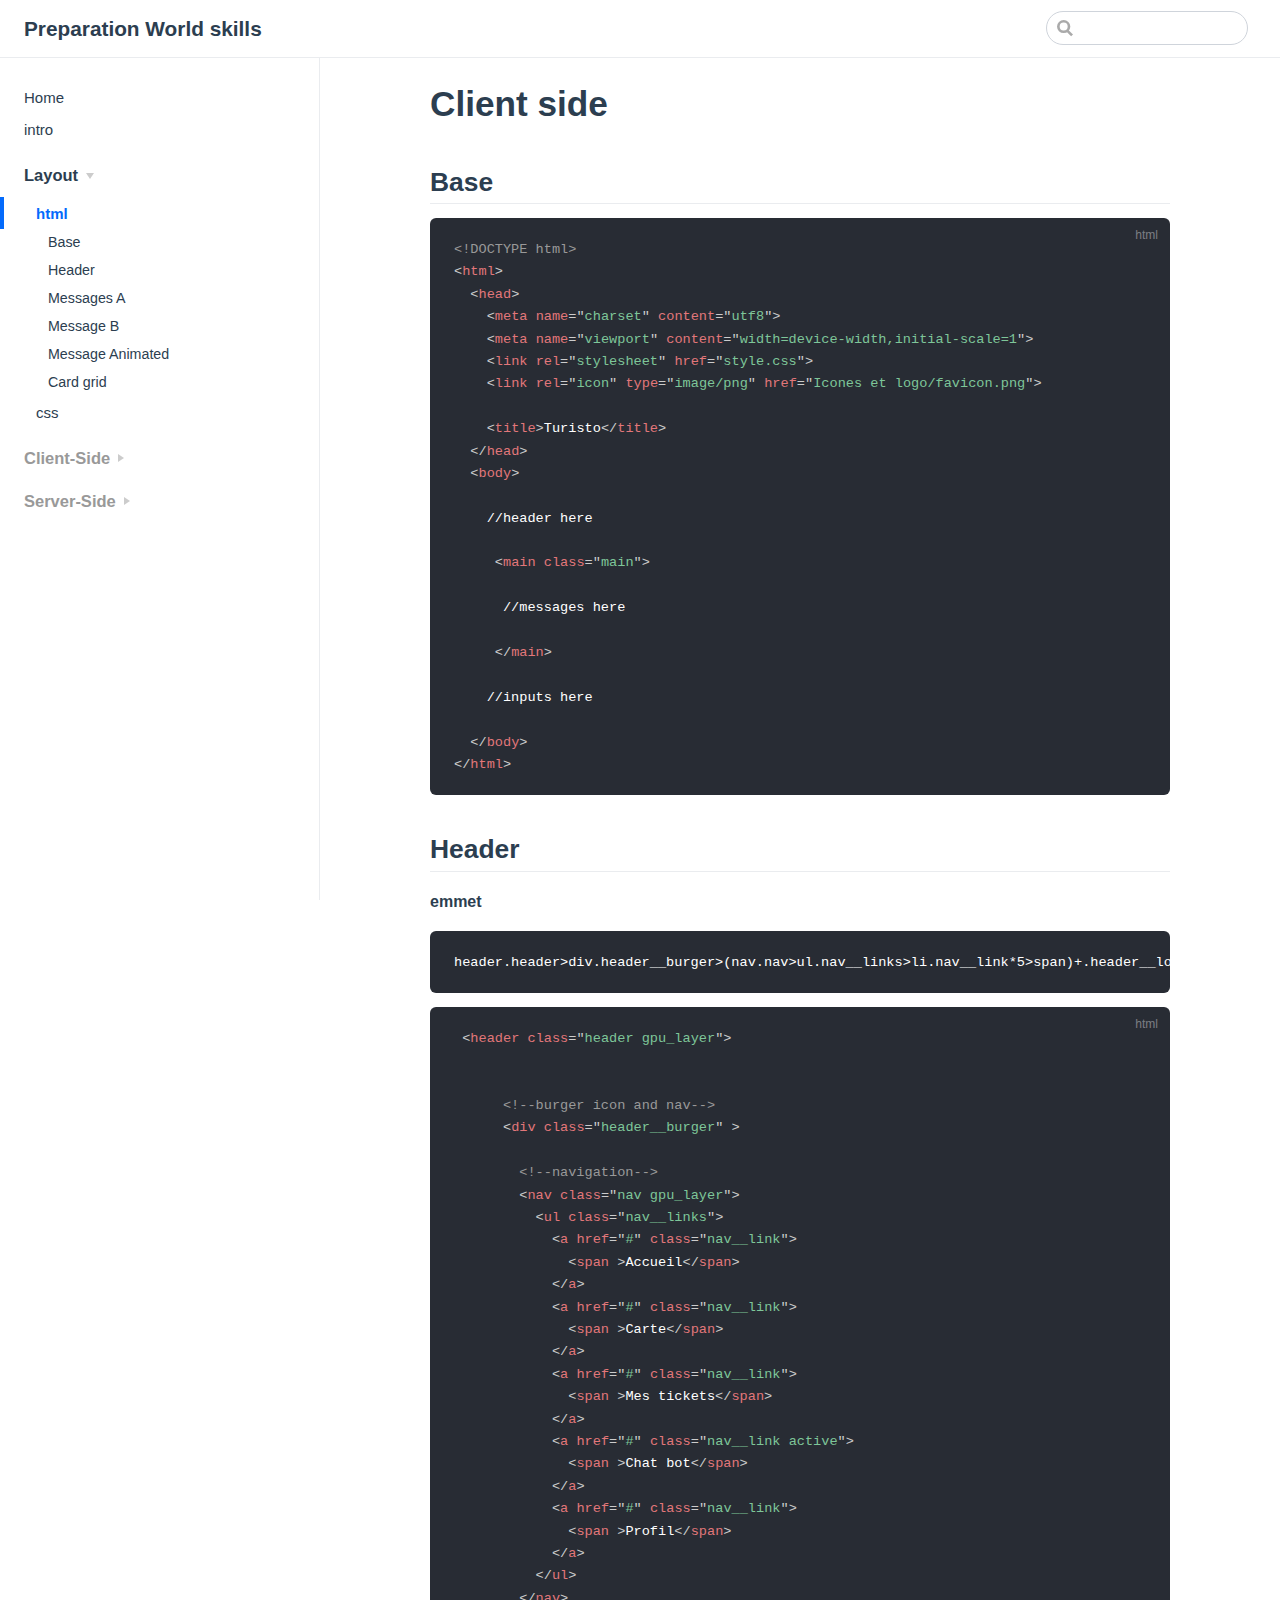
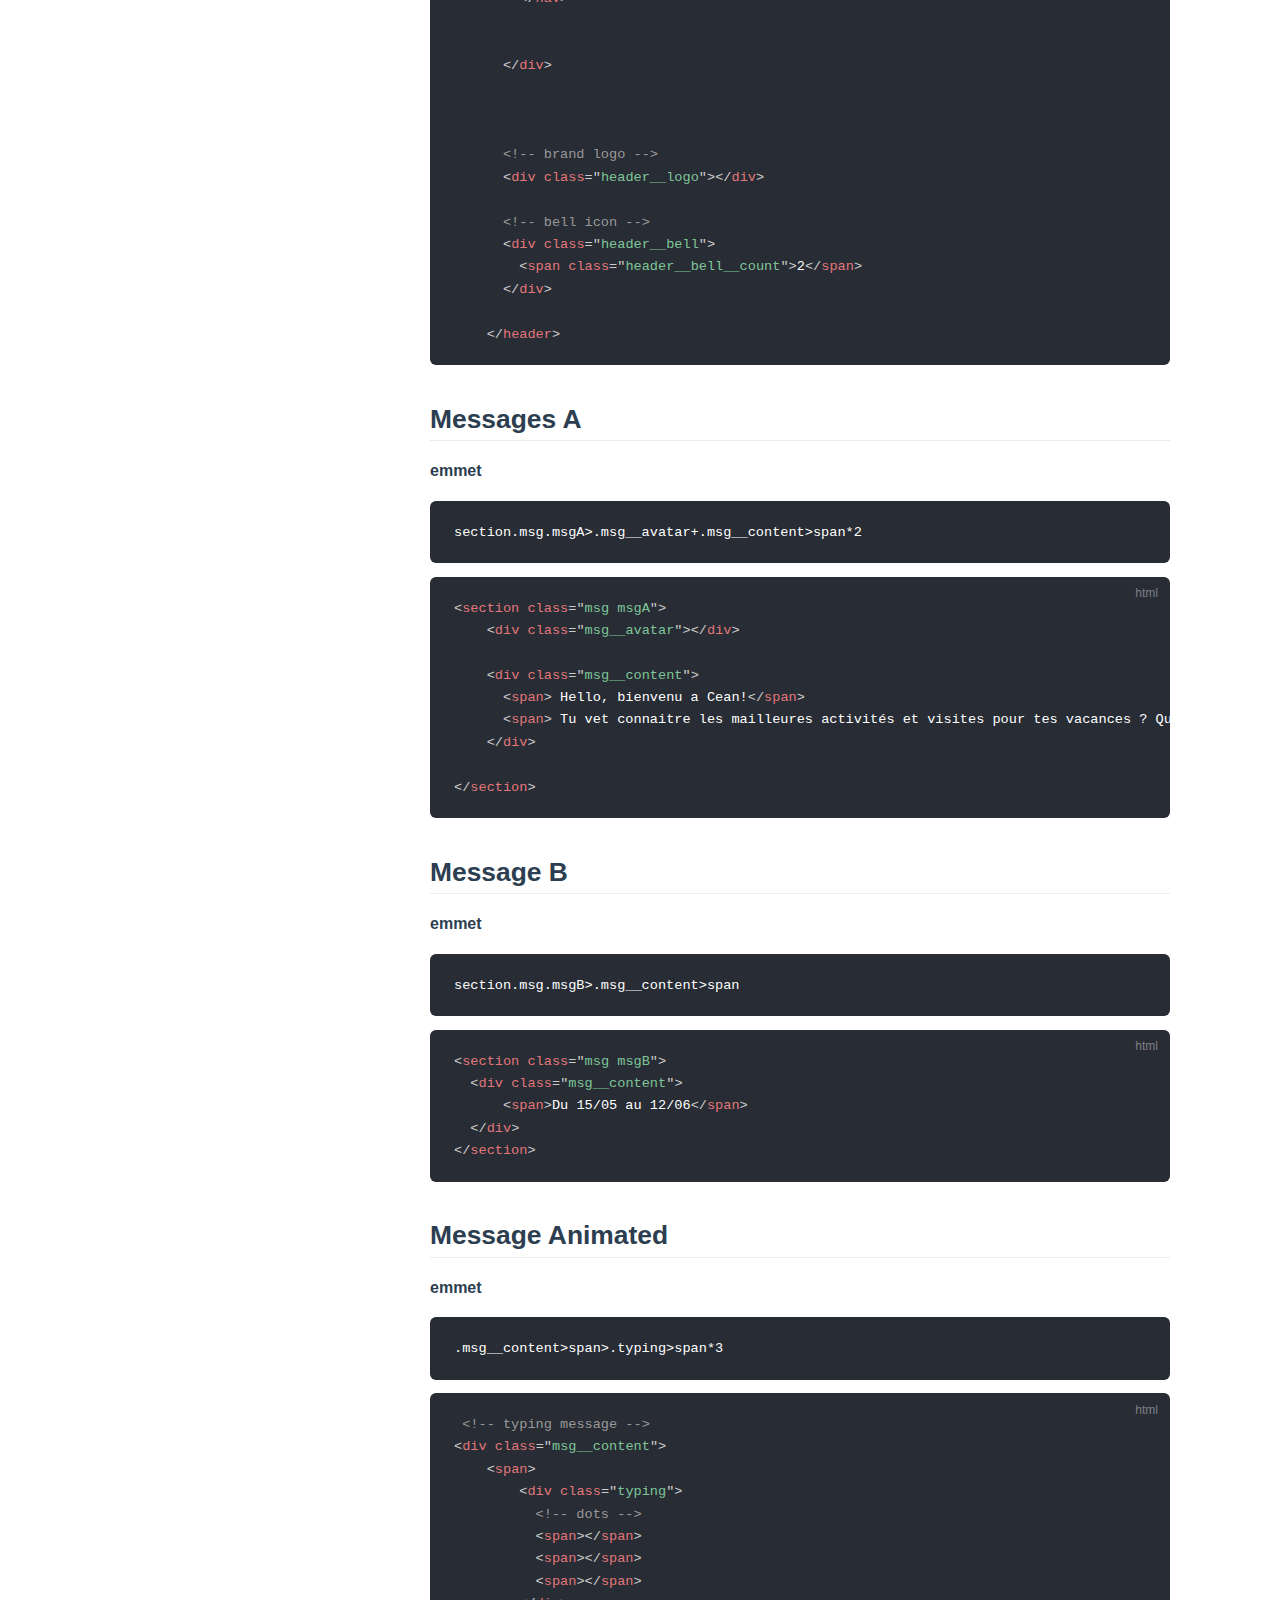
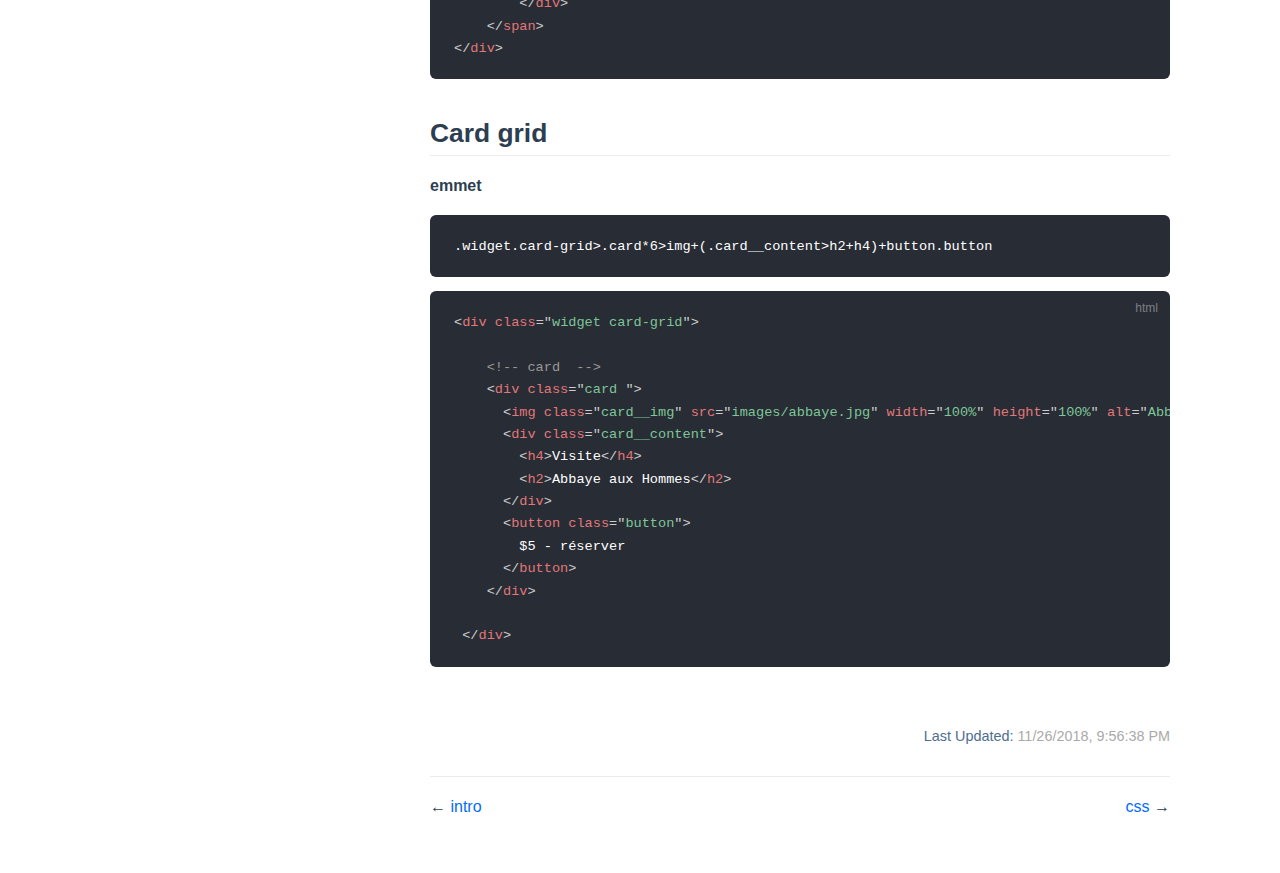
<file: pages/layout/html.html>
<!DOCTYPE html>
<html lang="en-US">
  <head>
    <meta charset="utf-8">
    <meta name="viewport" content="width=device-width,initial-scale=1">
    <title>Client side | Preparation World skills</title>
    <meta name="description" content="Side de documentation de Simon Renault pour les Olympiades des Métiers 2018">
    
    
    <link rel="preload" href="/assets/css/0.styles.cdd67ab8.css" as="style"><link rel="preload" href="/assets/js/app.b67adcb0.js" as="script"><link rel="preload" href="/assets/js/5.0e9dba83.js" as="script"><link rel="prefetch" href="/assets/js/8.646fd5c1.js"><link rel="prefetch" href="/assets/js/1.665f6ac1.js"><link rel="prefetch" href="/assets/js/2.34b1b64f.js"><link rel="prefetch" href="/assets/js/3.8ff14bcb.js"><link rel="prefetch" href="/assets/js/4.647502b3.js"><link rel="prefetch" href="/assets/js/6.ae864a7b.js"><link rel="prefetch" href="/assets/js/7.2476b94f.js"><link rel="prefetch" href="/assets/js/9.02d1b270.js"><link rel="prefetch" href="/assets/js/10.1238fb88.js"><link rel="prefetch" href="/assets/js/11.473ae604.js"><link rel="prefetch" href="/assets/js/12.7efec147.js"><link rel="prefetch" href="/assets/js/13.eff0bc4f.js"><link rel="prefetch" href="/assets/js/14.9c6a5b4e.js"><link rel="prefetch" href="/assets/js/15.fc95780a.js"><link rel="prefetch" href="/assets/js/16.6a898f0e.js">
    <link rel="stylesheet" href="/assets/css/0.styles.cdd67ab8.css">
  </head>
  <body>
    <div id="app" data-server-rendered="true"><div class="theme-container"><header class="navbar"><div class="sidebar-button"><svg xmlns="http://www.w3.org/2000/svg" aria-hidden="true" role="img" viewBox="0 0 448 512" class="icon"><path fill="currentColor" d="M436 124H12c-6.627 0-12-5.373-12-12V80c0-6.627 5.373-12 12-12h424c6.627 0 12 5.373 12 12v32c0 6.627-5.373 12-12 12zm0 160H12c-6.627 0-12-5.373-12-12v-32c0-6.627 5.373-12 12-12h424c6.627 0 12 5.373 12 12v32c0 6.627-5.373 12-12 12zm0 160H12c-6.627 0-12-5.373-12-12v-32c0-6.627 5.373-12 12-12h424c6.627 0 12 5.373 12 12v32c0 6.627-5.373 12-12 12z"></path></svg></div><a href="/" class="home-link router-link-active"><!----><span class="site-name">
      Preparation World skills
    </span></a><div class="links"><div class="search-box"><input aria-label="Search" autocomplete="off" spellcheck="false" value=""><!----></div><!----></div></header><div class="sidebar-mask"></div><div class="sidebar"><!----><ul class="sidebar-links"><li><a href="/" class="sidebar-link">Home</a></li><li><a href="/pages/main.html" class="sidebar-link">intro</a></li><li><div class="sidebar-group collapsable"><p class="sidebar-heading open"><span>Layout</span><span class="arrow down"></span></p><ul class="sidebar-group-items"><li><a href="/pages/layout/html.html" class="active sidebar-link">html</a><ul class="sidebar-sub-headers"><li class="sidebar-sub-header"><a href="/pages/layout/html.html#base" class="sidebar-link">Base</a></li><li class="sidebar-sub-header"><a href="/pages/layout/html.html#header" class="sidebar-link">Header</a></li><li class="sidebar-sub-header"><a href="/pages/layout/html.html#messages-a" class="sidebar-link">Messages A</a></li><li class="sidebar-sub-header"><a href="/pages/layout/html.html#message-b" class="sidebar-link">Message B</a></li><li class="sidebar-sub-header"><a href="/pages/layout/html.html#message-animated" class="sidebar-link">Message Animated</a></li><li class="sidebar-sub-header"><a href="/pages/layout/html.html#card-grid" class="sidebar-link">Card grid</a></li></ul></li><li><a href="/pages/layout/css.html" class="sidebar-link">css</a></li></ul></div></li><li><div class="sidebar-group collapsable"><p class="sidebar-heading"><span>Client-Side</span><span class="arrow right"></span></p><!----></div></li><li><div class="sidebar-group collapsable"><p class="sidebar-heading"><span>Server-Side</span><span class="arrow right"></span></p><!----></div></li></ul></div><div class="page"><div class="content"><h1 id="client-side"><a href="#client-side" aria-hidden="true" class="header-anchor">#</a> Client side</h1><h2 id="base"><a href="#base" aria-hidden="true" class="header-anchor">#</a> Base</h2><div class="language-html extra-class"><pre class="language-html"><code><span class="token doctype">&lt;!DOCTYPE html&gt;</span>
<span class="token tag"><span class="token tag"><span class="token punctuation">&lt;</span>html</span><span class="token punctuation">&gt;</span></span>
  <span class="token tag"><span class="token tag"><span class="token punctuation">&lt;</span>head</span><span class="token punctuation">&gt;</span></span>
    <span class="token tag"><span class="token tag"><span class="token punctuation">&lt;</span>meta</span> <span class="token attr-name">name</span><span class="token attr-value"><span class="token punctuation">=</span><span class="token punctuation">&quot;</span>charset<span class="token punctuation">&quot;</span></span> <span class="token attr-name">content</span><span class="token attr-value"><span class="token punctuation">=</span><span class="token punctuation">&quot;</span>utf8<span class="token punctuation">&quot;</span></span><span class="token punctuation">&gt;</span></span>
    <span class="token tag"><span class="token tag"><span class="token punctuation">&lt;</span>meta</span> <span class="token attr-name">name</span><span class="token attr-value"><span class="token punctuation">=</span><span class="token punctuation">&quot;</span>viewport<span class="token punctuation">&quot;</span></span> <span class="token attr-name">content</span><span class="token attr-value"><span class="token punctuation">=</span><span class="token punctuation">&quot;</span>width=device-width,initial-scale=1<span class="token punctuation">&quot;</span></span><span class="token punctuation">&gt;</span></span>
    <span class="token tag"><span class="token tag"><span class="token punctuation">&lt;</span>link</span> <span class="token attr-name">rel</span><span class="token attr-value"><span class="token punctuation">=</span><span class="token punctuation">&quot;</span>stylesheet<span class="token punctuation">&quot;</span></span> <span class="token attr-name">href</span><span class="token attr-value"><span class="token punctuation">=</span><span class="token punctuation">&quot;</span>style.css<span class="token punctuation">&quot;</span></span><span class="token punctuation">&gt;</span></span>
    <span class="token tag"><span class="token tag"><span class="token punctuation">&lt;</span>link</span> <span class="token attr-name">rel</span><span class="token attr-value"><span class="token punctuation">=</span><span class="token punctuation">&quot;</span>icon<span class="token punctuation">&quot;</span></span> <span class="token attr-name">type</span><span class="token attr-value"><span class="token punctuation">=</span><span class="token punctuation">&quot;</span>image/png<span class="token punctuation">&quot;</span></span> <span class="token attr-name">href</span><span class="token attr-value"><span class="token punctuation">=</span><span class="token punctuation">&quot;</span>Icones et logo/favicon.png<span class="token punctuation">&quot;</span></span><span class="token punctuation">&gt;</span></span>

    <span class="token tag"><span class="token tag"><span class="token punctuation">&lt;</span>title</span><span class="token punctuation">&gt;</span></span>Turisto<span class="token tag"><span class="token tag"><span class="token punctuation">&lt;/</span>title</span><span class="token punctuation">&gt;</span></span>
  <span class="token tag"><span class="token tag"><span class="token punctuation">&lt;/</span>head</span><span class="token punctuation">&gt;</span></span>
  <span class="token tag"><span class="token tag"><span class="token punctuation">&lt;</span>body</span><span class="token punctuation">&gt;</span></span>
  
    //header here
  
     <span class="token tag"><span class="token tag"><span class="token punctuation">&lt;</span>main</span> <span class="token attr-name">class</span><span class="token attr-value"><span class="token punctuation">=</span><span class="token punctuation">&quot;</span>main<span class="token punctuation">&quot;</span></span><span class="token punctuation">&gt;</span></span>
     
      //messages here
     
     <span class="token tag"><span class="token tag"><span class="token punctuation">&lt;/</span>main</span><span class="token punctuation">&gt;</span></span>
     
    //inputs here
     
  <span class="token tag"><span class="token tag"><span class="token punctuation">&lt;/</span>body</span><span class="token punctuation">&gt;</span></span>
<span class="token tag"><span class="token tag"><span class="token punctuation">&lt;/</span>html</span><span class="token punctuation">&gt;</span></span>
</code></pre></div><h2 id="header"><a href="#header" aria-hidden="true" class="header-anchor">#</a> Header</h2><p><strong>emmet</strong></p><div class="language- extra-class"><pre class="language-text"><code>header.header&gt;div.header__burger&gt;(nav.nav&gt;ul.nav__links&gt;li.nav__link*5&gt;span)+.header__logo+.header__bell
</code></pre></div><div class="language-html extra-class"><pre class="language-html"><code> <span class="token tag"><span class="token tag"><span class="token punctuation">&lt;</span>header</span> <span class="token attr-name">class</span><span class="token attr-value"><span class="token punctuation">=</span><span class="token punctuation">&quot;</span>header gpu_layer<span class="token punctuation">&quot;</span></span><span class="token punctuation">&gt;</span></span>

      
      <span class="token comment">&lt;!--burger icon and nav--&gt;</span>
      <span class="token tag"><span class="token tag"><span class="token punctuation">&lt;</span>div</span> <span class="token attr-name">class</span><span class="token attr-value"><span class="token punctuation">=</span><span class="token punctuation">&quot;</span>header__burger<span class="token punctuation">&quot;</span></span> <span class="token punctuation">&gt;</span></span>

        <span class="token comment">&lt;!--navigation--&gt;</span>
        <span class="token tag"><span class="token tag"><span class="token punctuation">&lt;</span>nav</span> <span class="token attr-name">class</span><span class="token attr-value"><span class="token punctuation">=</span><span class="token punctuation">&quot;</span>nav gpu_layer<span class="token punctuation">&quot;</span></span><span class="token punctuation">&gt;</span></span>
          <span class="token tag"><span class="token tag"><span class="token punctuation">&lt;</span>ul</span> <span class="token attr-name">class</span><span class="token attr-value"><span class="token punctuation">=</span><span class="token punctuation">&quot;</span>nav__links<span class="token punctuation">&quot;</span></span><span class="token punctuation">&gt;</span></span>
            <span class="token tag"><span class="token tag"><span class="token punctuation">&lt;</span>a</span> <span class="token attr-name">href</span><span class="token attr-value"><span class="token punctuation">=</span><span class="token punctuation">&quot;</span>#<span class="token punctuation">&quot;</span></span> <span class="token attr-name">class</span><span class="token attr-value"><span class="token punctuation">=</span><span class="token punctuation">&quot;</span>nav__link<span class="token punctuation">&quot;</span></span><span class="token punctuation">&gt;</span></span>
              <span class="token tag"><span class="token tag"><span class="token punctuation">&lt;</span>span</span> <span class="token punctuation">&gt;</span></span>Accueil<span class="token tag"><span class="token tag"><span class="token punctuation">&lt;/</span>span</span><span class="token punctuation">&gt;</span></span>
            <span class="token tag"><span class="token tag"><span class="token punctuation">&lt;/</span>a</span><span class="token punctuation">&gt;</span></span>
            <span class="token tag"><span class="token tag"><span class="token punctuation">&lt;</span>a</span> <span class="token attr-name">href</span><span class="token attr-value"><span class="token punctuation">=</span><span class="token punctuation">&quot;</span>#<span class="token punctuation">&quot;</span></span> <span class="token attr-name">class</span><span class="token attr-value"><span class="token punctuation">=</span><span class="token punctuation">&quot;</span>nav__link<span class="token punctuation">&quot;</span></span><span class="token punctuation">&gt;</span></span>
              <span class="token tag"><span class="token tag"><span class="token punctuation">&lt;</span>span</span> <span class="token punctuation">&gt;</span></span>Carte<span class="token tag"><span class="token tag"><span class="token punctuation">&lt;/</span>span</span><span class="token punctuation">&gt;</span></span>
            <span class="token tag"><span class="token tag"><span class="token punctuation">&lt;/</span>a</span><span class="token punctuation">&gt;</span></span>
            <span class="token tag"><span class="token tag"><span class="token punctuation">&lt;</span>a</span> <span class="token attr-name">href</span><span class="token attr-value"><span class="token punctuation">=</span><span class="token punctuation">&quot;</span>#<span class="token punctuation">&quot;</span></span> <span class="token attr-name">class</span><span class="token attr-value"><span class="token punctuation">=</span><span class="token punctuation">&quot;</span>nav__link<span class="token punctuation">&quot;</span></span><span class="token punctuation">&gt;</span></span>
              <span class="token tag"><span class="token tag"><span class="token punctuation">&lt;</span>span</span> <span class="token punctuation">&gt;</span></span>Mes tickets<span class="token tag"><span class="token tag"><span class="token punctuation">&lt;/</span>span</span><span class="token punctuation">&gt;</span></span>
            <span class="token tag"><span class="token tag"><span class="token punctuation">&lt;/</span>a</span><span class="token punctuation">&gt;</span></span>
            <span class="token tag"><span class="token tag"><span class="token punctuation">&lt;</span>a</span> <span class="token attr-name">href</span><span class="token attr-value"><span class="token punctuation">=</span><span class="token punctuation">&quot;</span>#<span class="token punctuation">&quot;</span></span> <span class="token attr-name">class</span><span class="token attr-value"><span class="token punctuation">=</span><span class="token punctuation">&quot;</span>nav__link active<span class="token punctuation">&quot;</span></span><span class="token punctuation">&gt;</span></span>
              <span class="token tag"><span class="token tag"><span class="token punctuation">&lt;</span>span</span> <span class="token punctuation">&gt;</span></span>Chat bot<span class="token tag"><span class="token tag"><span class="token punctuation">&lt;/</span>span</span><span class="token punctuation">&gt;</span></span>
            <span class="token tag"><span class="token tag"><span class="token punctuation">&lt;/</span>a</span><span class="token punctuation">&gt;</span></span>
            <span class="token tag"><span class="token tag"><span class="token punctuation">&lt;</span>a</span> <span class="token attr-name">href</span><span class="token attr-value"><span class="token punctuation">=</span><span class="token punctuation">&quot;</span>#<span class="token punctuation">&quot;</span></span> <span class="token attr-name">class</span><span class="token attr-value"><span class="token punctuation">=</span><span class="token punctuation">&quot;</span>nav__link<span class="token punctuation">&quot;</span></span><span class="token punctuation">&gt;</span></span>
              <span class="token tag"><span class="token tag"><span class="token punctuation">&lt;</span>span</span> <span class="token punctuation">&gt;</span></span>Profil<span class="token tag"><span class="token tag"><span class="token punctuation">&lt;/</span>span</span><span class="token punctuation">&gt;</span></span>
            <span class="token tag"><span class="token tag"><span class="token punctuation">&lt;/</span>a</span><span class="token punctuation">&gt;</span></span>
          <span class="token tag"><span class="token tag"><span class="token punctuation">&lt;/</span>ul</span><span class="token punctuation">&gt;</span></span>
        <span class="token tag"><span class="token tag"><span class="token punctuation">&lt;/</span>nav</span><span class="token punctuation">&gt;</span></span>

        
      <span class="token tag"><span class="token tag"><span class="token punctuation">&lt;/</span>div</span><span class="token punctuation">&gt;</span></span>

      

      <span class="token comment">&lt;!-- brand logo --&gt;</span>
      <span class="token tag"><span class="token tag"><span class="token punctuation">&lt;</span>div</span> <span class="token attr-name">class</span><span class="token attr-value"><span class="token punctuation">=</span><span class="token punctuation">&quot;</span>header__logo<span class="token punctuation">&quot;</span></span><span class="token punctuation">&gt;</span></span><span class="token tag"><span class="token tag"><span class="token punctuation">&lt;/</span>div</span><span class="token punctuation">&gt;</span></span>

      <span class="token comment">&lt;!-- bell icon --&gt;</span>
      <span class="token tag"><span class="token tag"><span class="token punctuation">&lt;</span>div</span> <span class="token attr-name">class</span><span class="token attr-value"><span class="token punctuation">=</span><span class="token punctuation">&quot;</span>header__bell<span class="token punctuation">&quot;</span></span><span class="token punctuation">&gt;</span></span>
        <span class="token tag"><span class="token tag"><span class="token punctuation">&lt;</span>span</span> <span class="token attr-name">class</span><span class="token attr-value"><span class="token punctuation">=</span><span class="token punctuation">&quot;</span>header__bell__count<span class="token punctuation">&quot;</span></span><span class="token punctuation">&gt;</span></span>2<span class="token tag"><span class="token tag"><span class="token punctuation">&lt;/</span>span</span><span class="token punctuation">&gt;</span></span>
      <span class="token tag"><span class="token tag"><span class="token punctuation">&lt;/</span>div</span><span class="token punctuation">&gt;</span></span>

    <span class="token tag"><span class="token tag"><span class="token punctuation">&lt;/</span>header</span><span class="token punctuation">&gt;</span></span>
</code></pre></div><h2 id="messages-a"><a href="#messages-a" aria-hidden="true" class="header-anchor">#</a> Messages A</h2><p><strong>emmet</strong></p><div class="language- extra-class"><pre class="language-text"><code>section.msg.msgA&gt;.msg__avatar+.msg__content&gt;span*2
</code></pre></div><div class="language-html extra-class"><pre class="language-html"><code><span class="token tag"><span class="token tag"><span class="token punctuation">&lt;</span>section</span> <span class="token attr-name">class</span><span class="token attr-value"><span class="token punctuation">=</span><span class="token punctuation">&quot;</span>msg msgA<span class="token punctuation">&quot;</span></span><span class="token punctuation">&gt;</span></span>
    <span class="token tag"><span class="token tag"><span class="token punctuation">&lt;</span>div</span> <span class="token attr-name">class</span><span class="token attr-value"><span class="token punctuation">=</span><span class="token punctuation">&quot;</span>msg__avatar<span class="token punctuation">&quot;</span></span><span class="token punctuation">&gt;</span></span><span class="token tag"><span class="token tag"><span class="token punctuation">&lt;/</span>div</span><span class="token punctuation">&gt;</span></span>

    <span class="token tag"><span class="token tag"><span class="token punctuation">&lt;</span>div</span> <span class="token attr-name">class</span><span class="token attr-value"><span class="token punctuation">=</span><span class="token punctuation">&quot;</span>msg__content<span class="token punctuation">&quot;</span></span><span class="token punctuation">&gt;</span></span>
      <span class="token tag"><span class="token tag"><span class="token punctuation">&lt;</span>span</span><span class="token punctuation">&gt;</span></span> Hello, bienvenu a Cean!<span class="token tag"><span class="token tag"><span class="token punctuation">&lt;/</span>span</span><span class="token punctuation">&gt;</span></span>
      <span class="token tag"><span class="token tag"><span class="token punctuation">&lt;</span>span</span><span class="token punctuation">&gt;</span></span> Tu vet connaitre les mailleures activités et visites pour tes vacances ? Quelle dates t'interessent ?<span class="token tag"><span class="token tag"><span class="token punctuation">&lt;/</span>span</span><span class="token punctuation">&gt;</span></span>
    <span class="token tag"><span class="token tag"><span class="token punctuation">&lt;/</span>div</span><span class="token punctuation">&gt;</span></span>

<span class="token tag"><span class="token tag"><span class="token punctuation">&lt;/</span>section</span><span class="token punctuation">&gt;</span></span>
</code></pre></div><h2 id="message-b"><a href="#message-b" aria-hidden="true" class="header-anchor">#</a> Message B</h2><p><strong>emmet</strong></p><div class="language- extra-class"><pre class="language-text"><code>section.msg.msgB&gt;.msg__content&gt;span
</code></pre></div><div class="language-html extra-class"><pre class="language-html"><code><span class="token tag"><span class="token tag"><span class="token punctuation">&lt;</span>section</span> <span class="token attr-name">class</span><span class="token attr-value"><span class="token punctuation">=</span><span class="token punctuation">&quot;</span>msg msgB<span class="token punctuation">&quot;</span></span><span class="token punctuation">&gt;</span></span>
  <span class="token tag"><span class="token tag"><span class="token punctuation">&lt;</span>div</span> <span class="token attr-name">class</span><span class="token attr-value"><span class="token punctuation">=</span><span class="token punctuation">&quot;</span>msg__content<span class="token punctuation">&quot;</span></span><span class="token punctuation">&gt;</span></span>
      <span class="token tag"><span class="token tag"><span class="token punctuation">&lt;</span>span</span><span class="token punctuation">&gt;</span></span>Du 15/05 au 12/06<span class="token tag"><span class="token tag"><span class="token punctuation">&lt;/</span>span</span><span class="token punctuation">&gt;</span></span>
  <span class="token tag"><span class="token tag"><span class="token punctuation">&lt;/</span>div</span><span class="token punctuation">&gt;</span></span>
<span class="token tag"><span class="token tag"><span class="token punctuation">&lt;/</span>section</span><span class="token punctuation">&gt;</span></span>
</code></pre></div><h2 id="message-animated"><a href="#message-animated" aria-hidden="true" class="header-anchor">#</a> Message Animated</h2><p><strong>emmet</strong></p><div class="language- extra-class"><pre class="language-text"><code>.msg__content&gt;span&gt;.typing&gt;span*3
</code></pre></div><div class="language-html extra-class"><pre class="language-html"><code> <span class="token comment">&lt;!-- typing message --&gt;</span>
<span class="token tag"><span class="token tag"><span class="token punctuation">&lt;</span>div</span> <span class="token attr-name">class</span><span class="token attr-value"><span class="token punctuation">=</span><span class="token punctuation">&quot;</span>msg__content<span class="token punctuation">&quot;</span></span><span class="token punctuation">&gt;</span></span>
    <span class="token tag"><span class="token tag"><span class="token punctuation">&lt;</span>span</span><span class="token punctuation">&gt;</span></span>
        <span class="token tag"><span class="token tag"><span class="token punctuation">&lt;</span>div</span> <span class="token attr-name">class</span><span class="token attr-value"><span class="token punctuation">=</span><span class="token punctuation">&quot;</span>typing<span class="token punctuation">&quot;</span></span><span class="token punctuation">&gt;</span></span>
          <span class="token comment">&lt;!-- dots --&gt;</span>
          <span class="token tag"><span class="token tag"><span class="token punctuation">&lt;</span>span</span><span class="token punctuation">&gt;</span></span><span class="token tag"><span class="token tag"><span class="token punctuation">&lt;/</span>span</span><span class="token punctuation">&gt;</span></span>
          <span class="token tag"><span class="token tag"><span class="token punctuation">&lt;</span>span</span><span class="token punctuation">&gt;</span></span><span class="token tag"><span class="token tag"><span class="token punctuation">&lt;/</span>span</span><span class="token punctuation">&gt;</span></span>
          <span class="token tag"><span class="token tag"><span class="token punctuation">&lt;</span>span</span><span class="token punctuation">&gt;</span></span><span class="token tag"><span class="token tag"><span class="token punctuation">&lt;/</span>span</span><span class="token punctuation">&gt;</span></span>
        <span class="token tag"><span class="token tag"><span class="token punctuation">&lt;/</span>div</span><span class="token punctuation">&gt;</span></span>
    <span class="token tag"><span class="token tag"><span class="token punctuation">&lt;/</span>span</span><span class="token punctuation">&gt;</span></span>
<span class="token tag"><span class="token tag"><span class="token punctuation">&lt;/</span>div</span><span class="token punctuation">&gt;</span></span>
</code></pre></div><h2 id="card-grid"><a href="#card-grid" aria-hidden="true" class="header-anchor">#</a> Card grid</h2><p><strong>emmet</strong></p><div class="language- extra-class"><pre class="language-text"><code>.widget.card-grid&gt;.card*6&gt;img+(.card__content&gt;h2+h4)+button.button
</code></pre></div><div class="language-html extra-class"><pre class="language-html"><code><span class="token tag"><span class="token tag"><span class="token punctuation">&lt;</span>div</span> <span class="token attr-name">class</span><span class="token attr-value"><span class="token punctuation">=</span><span class="token punctuation">&quot;</span>widget card-grid<span class="token punctuation">&quot;</span></span><span class="token punctuation">&gt;</span></span>
            
    <span class="token comment">&lt;!-- card  --&gt;</span>
    <span class="token tag"><span class="token tag"><span class="token punctuation">&lt;</span>div</span> <span class="token attr-name">class</span><span class="token attr-value"><span class="token punctuation">=</span><span class="token punctuation">&quot;</span>card <span class="token punctuation">&quot;</span></span><span class="token punctuation">&gt;</span></span>
      <span class="token tag"><span class="token tag"><span class="token punctuation">&lt;</span>img</span> <span class="token attr-name">class</span><span class="token attr-value"><span class="token punctuation">=</span><span class="token punctuation">&quot;</span>card__img<span class="token punctuation">&quot;</span></span> <span class="token attr-name">src</span><span class="token attr-value"><span class="token punctuation">=</span><span class="token punctuation">&quot;</span>images/abbaye.jpg<span class="token punctuation">&quot;</span></span> <span class="token attr-name">width</span><span class="token attr-value"><span class="token punctuation">=</span><span class="token punctuation">&quot;</span>100%<span class="token punctuation">&quot;</span></span> <span class="token attr-name">height</span><span class="token attr-value"><span class="token punctuation">=</span><span class="token punctuation">&quot;</span>100%<span class="token punctuation">&quot;</span></span> <span class="token attr-name">alt</span><span class="token attr-value"><span class="token punctuation">=</span><span class="token punctuation">&quot;</span>Abbaye aux Hommes<span class="token punctuation">&quot;</span></span><span class="token punctuation">&gt;</span></span>
      <span class="token tag"><span class="token tag"><span class="token punctuation">&lt;</span>div</span> <span class="token attr-name">class</span><span class="token attr-value"><span class="token punctuation">=</span><span class="token punctuation">&quot;</span>card__content<span class="token punctuation">&quot;</span></span><span class="token punctuation">&gt;</span></span>
        <span class="token tag"><span class="token tag"><span class="token punctuation">&lt;</span>h4</span><span class="token punctuation">&gt;</span></span>Visite<span class="token tag"><span class="token tag"><span class="token punctuation">&lt;/</span>h4</span><span class="token punctuation">&gt;</span></span>
        <span class="token tag"><span class="token tag"><span class="token punctuation">&lt;</span>h2</span><span class="token punctuation">&gt;</span></span>Abbaye aux Hommes<span class="token tag"><span class="token tag"><span class="token punctuation">&lt;/</span>h2</span><span class="token punctuation">&gt;</span></span>
      <span class="token tag"><span class="token tag"><span class="token punctuation">&lt;/</span>div</span><span class="token punctuation">&gt;</span></span>
      <span class="token tag"><span class="token tag"><span class="token punctuation">&lt;</span>button</span> <span class="token attr-name">class</span><span class="token attr-value"><span class="token punctuation">=</span><span class="token punctuation">&quot;</span>button<span class="token punctuation">&quot;</span></span><span class="token punctuation">&gt;</span></span>
        $5 - réserver
      <span class="token tag"><span class="token tag"><span class="token punctuation">&lt;/</span>button</span><span class="token punctuation">&gt;</span></span>
    <span class="token tag"><span class="token tag"><span class="token punctuation">&lt;/</span>div</span><span class="token punctuation">&gt;</span></span>
      
 <span class="token tag"><span class="token tag"><span class="token punctuation">&lt;/</span>div</span><span class="token punctuation">&gt;</span></span>
</code></pre></div></div><div class="page-edit"><!----><div class="last-updated"><span class="prefix">Last Updated: </span><span class="time">11/26/2018, 10:56:38 PM</span></div></div><div class="page-nav"><p class="inner"><span class="prev">
        ← <a href="/pages/main.html" class="prev">
          intro
        </a></span><span class="next"><a href="/pages/layout/css.html">
          css
        </a> →
      </span></p></div></div></div></div>
    <script src="/assets/js/5.0e9dba83.js" defer></script><script src="/assets/js/app.b67adcb0.js" defer></script>
  </body>
</html>
</file>
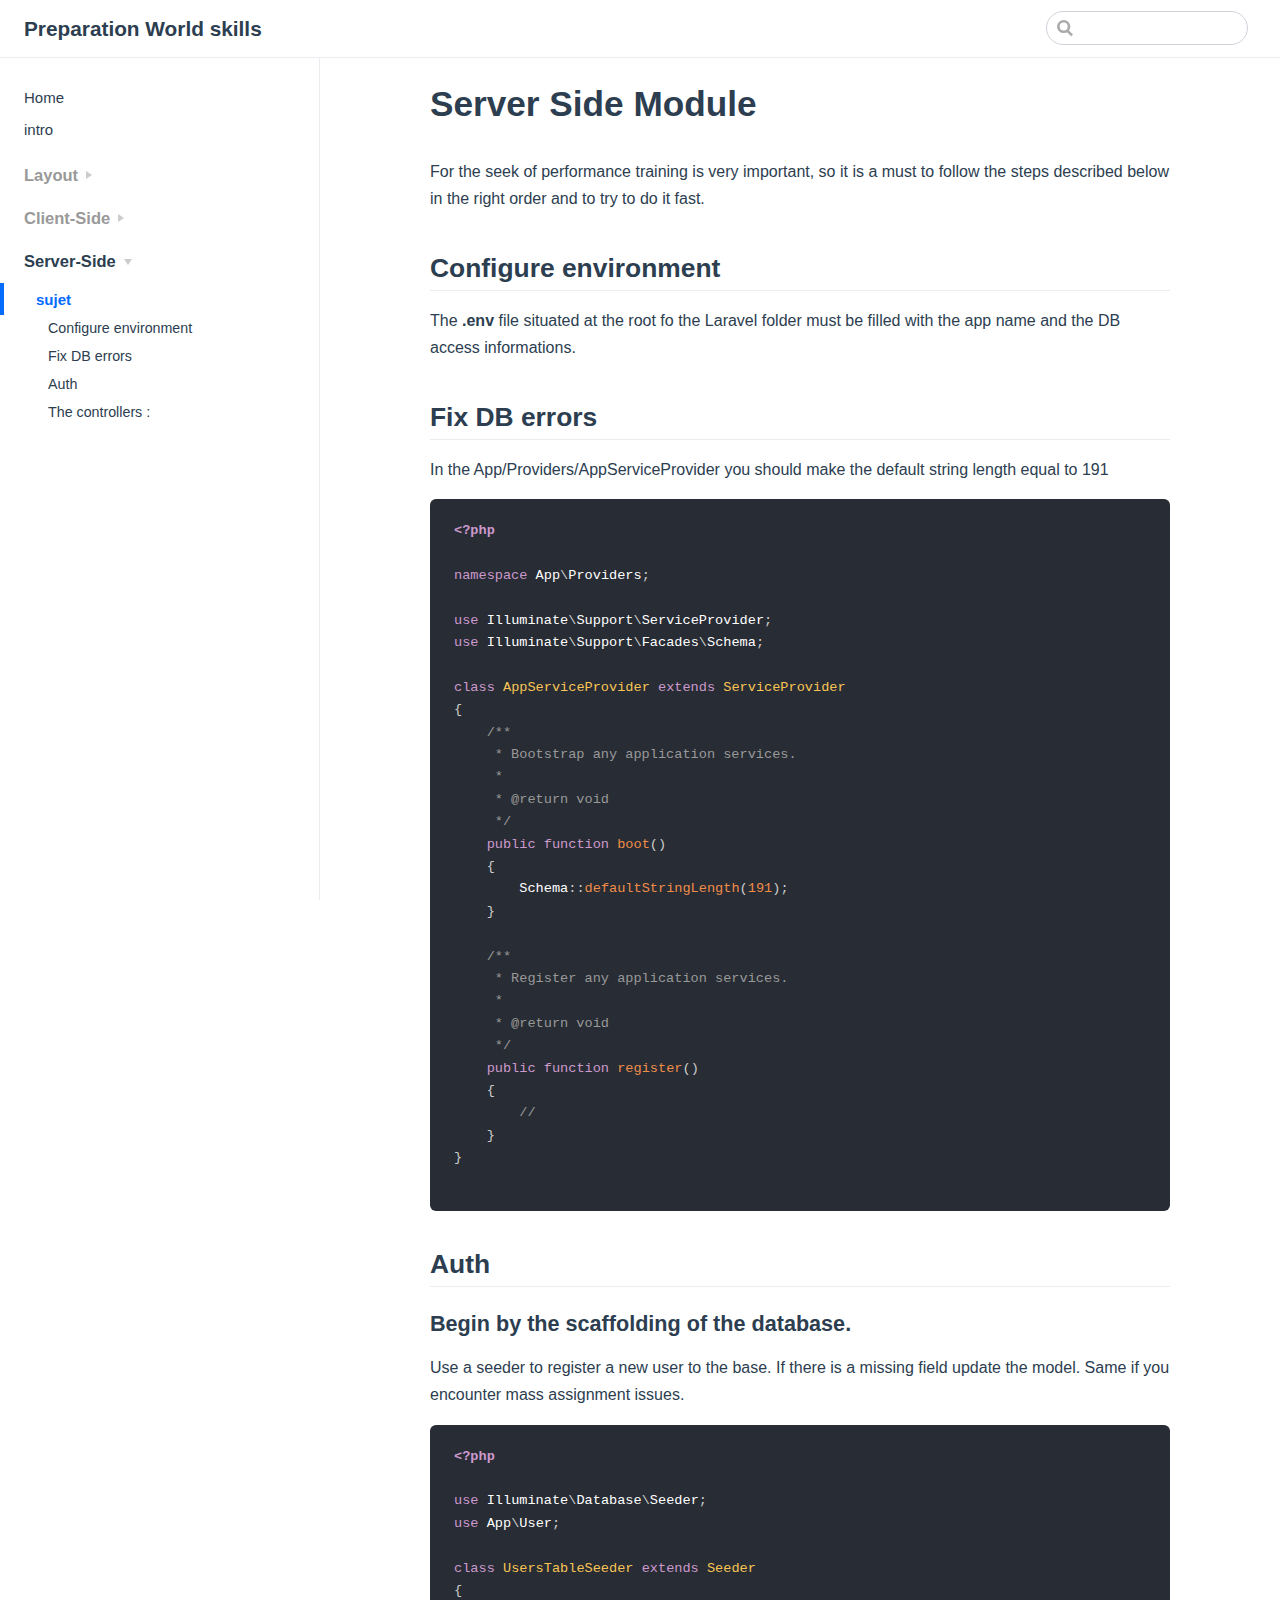
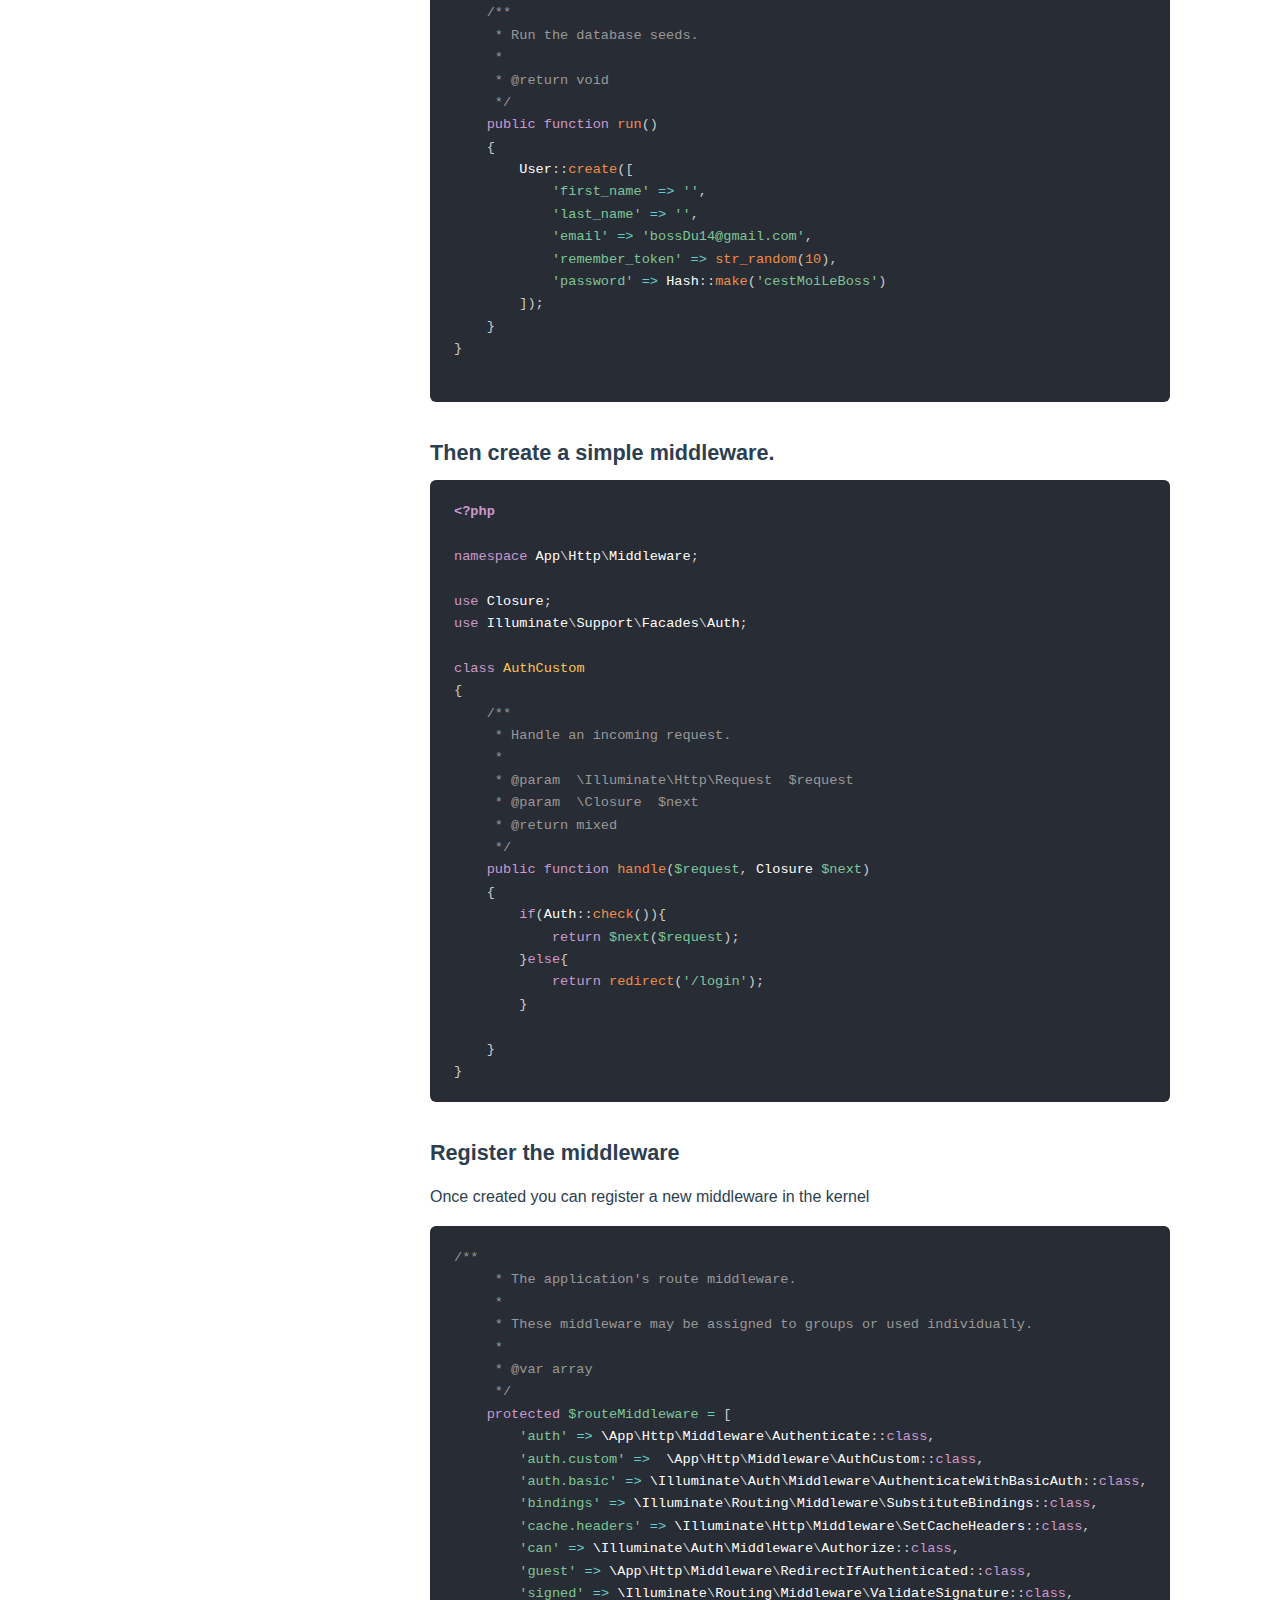
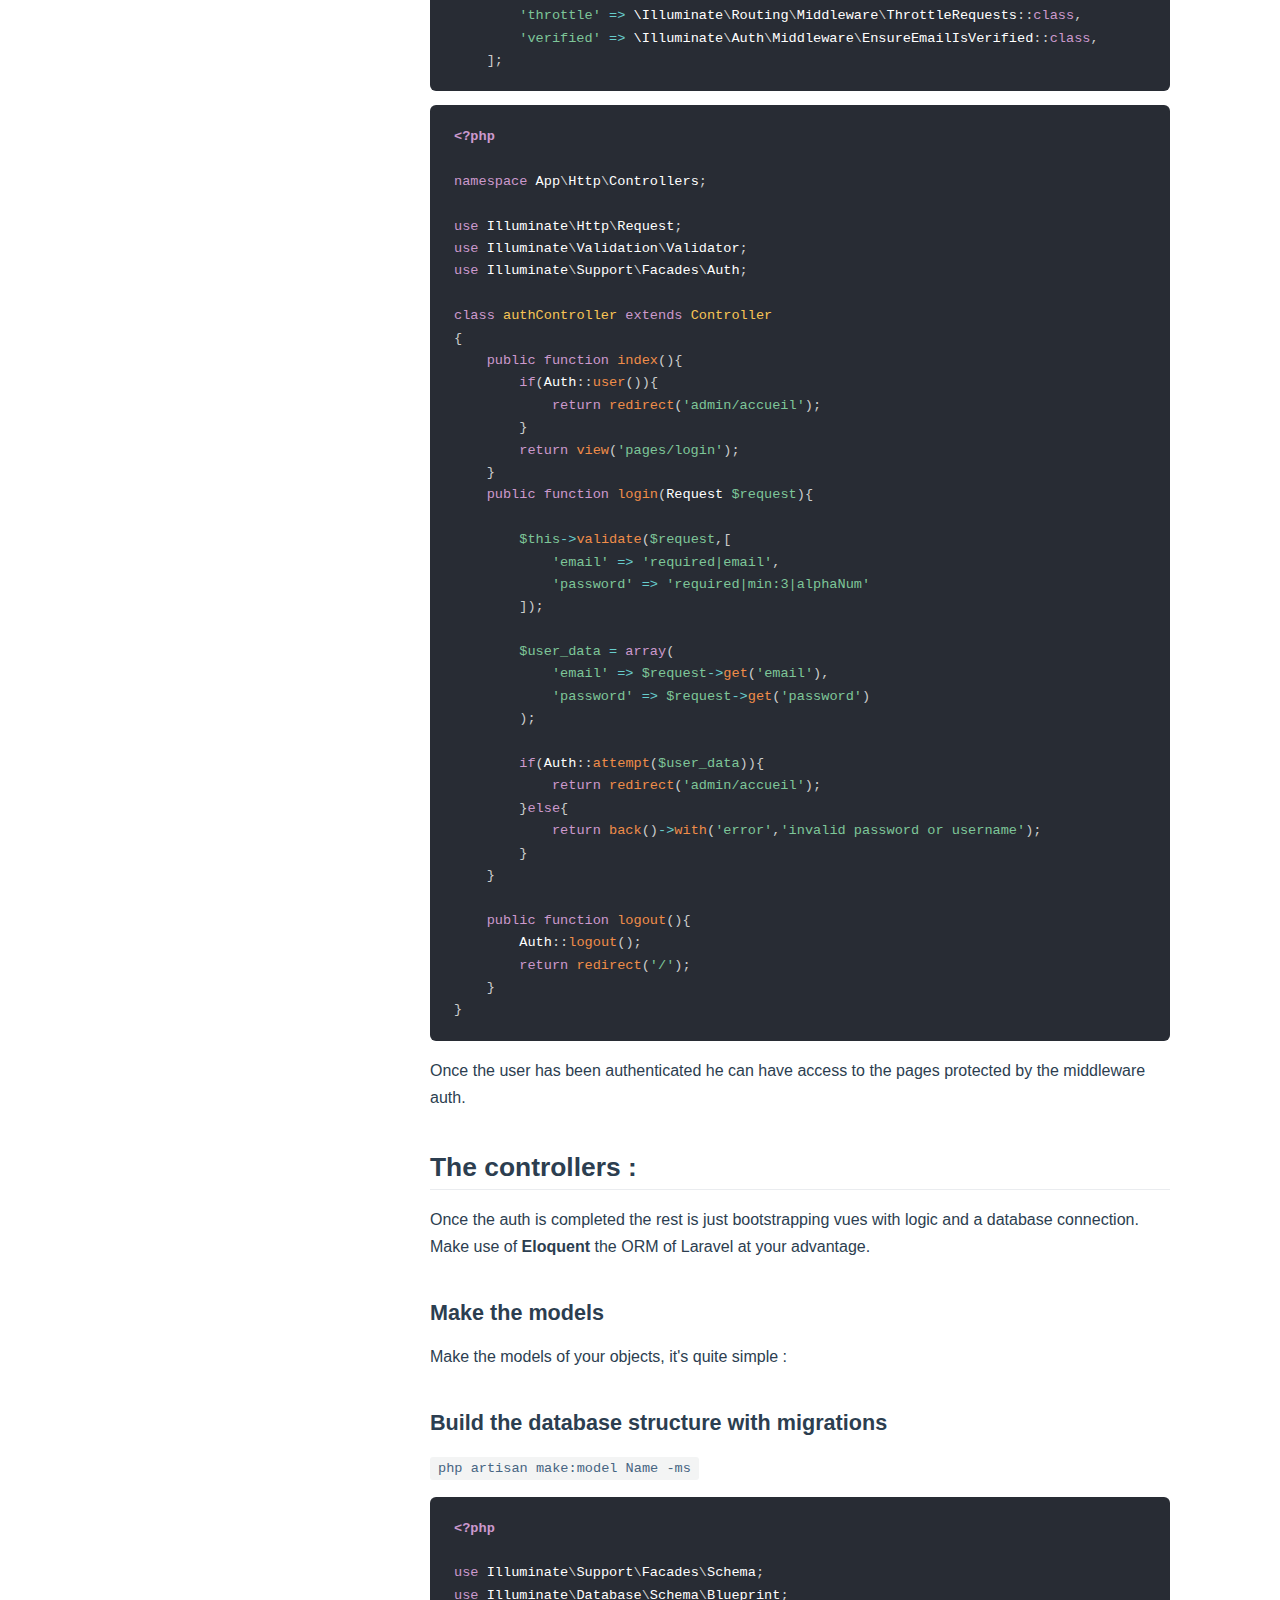
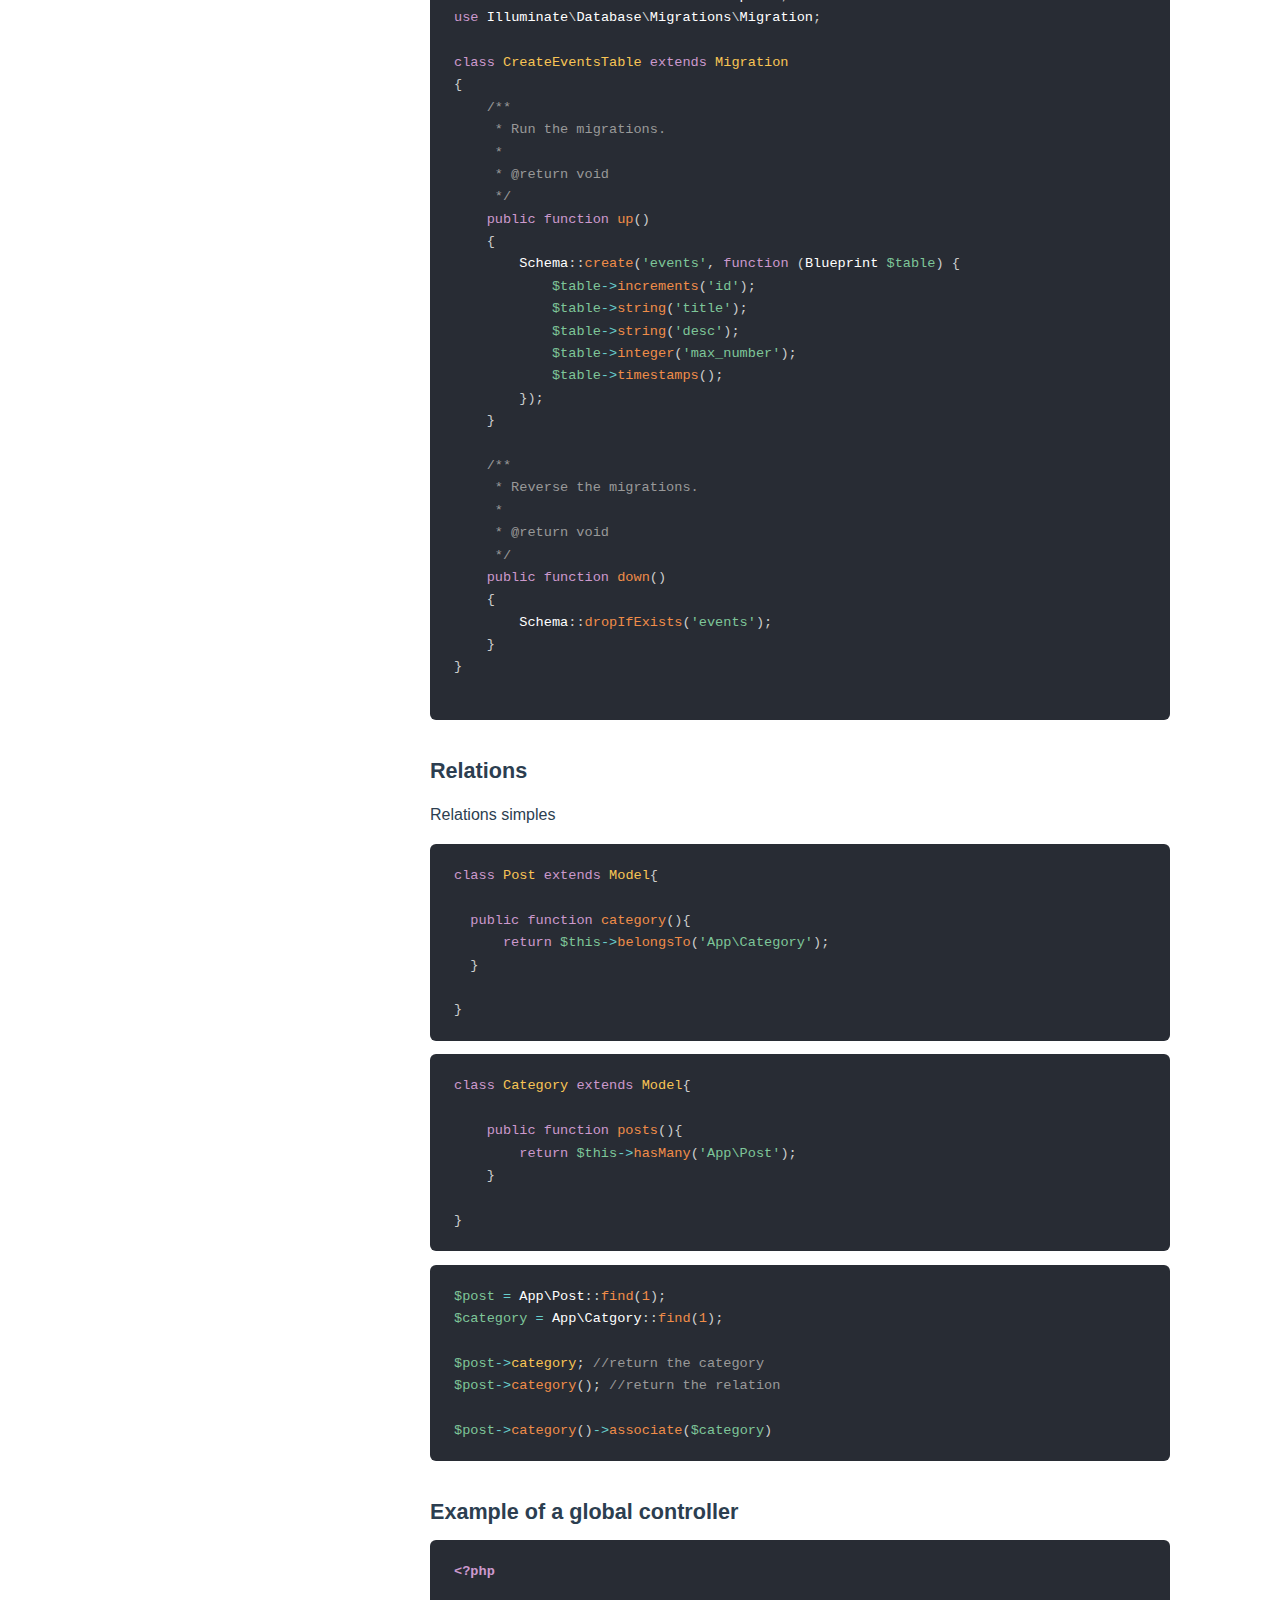
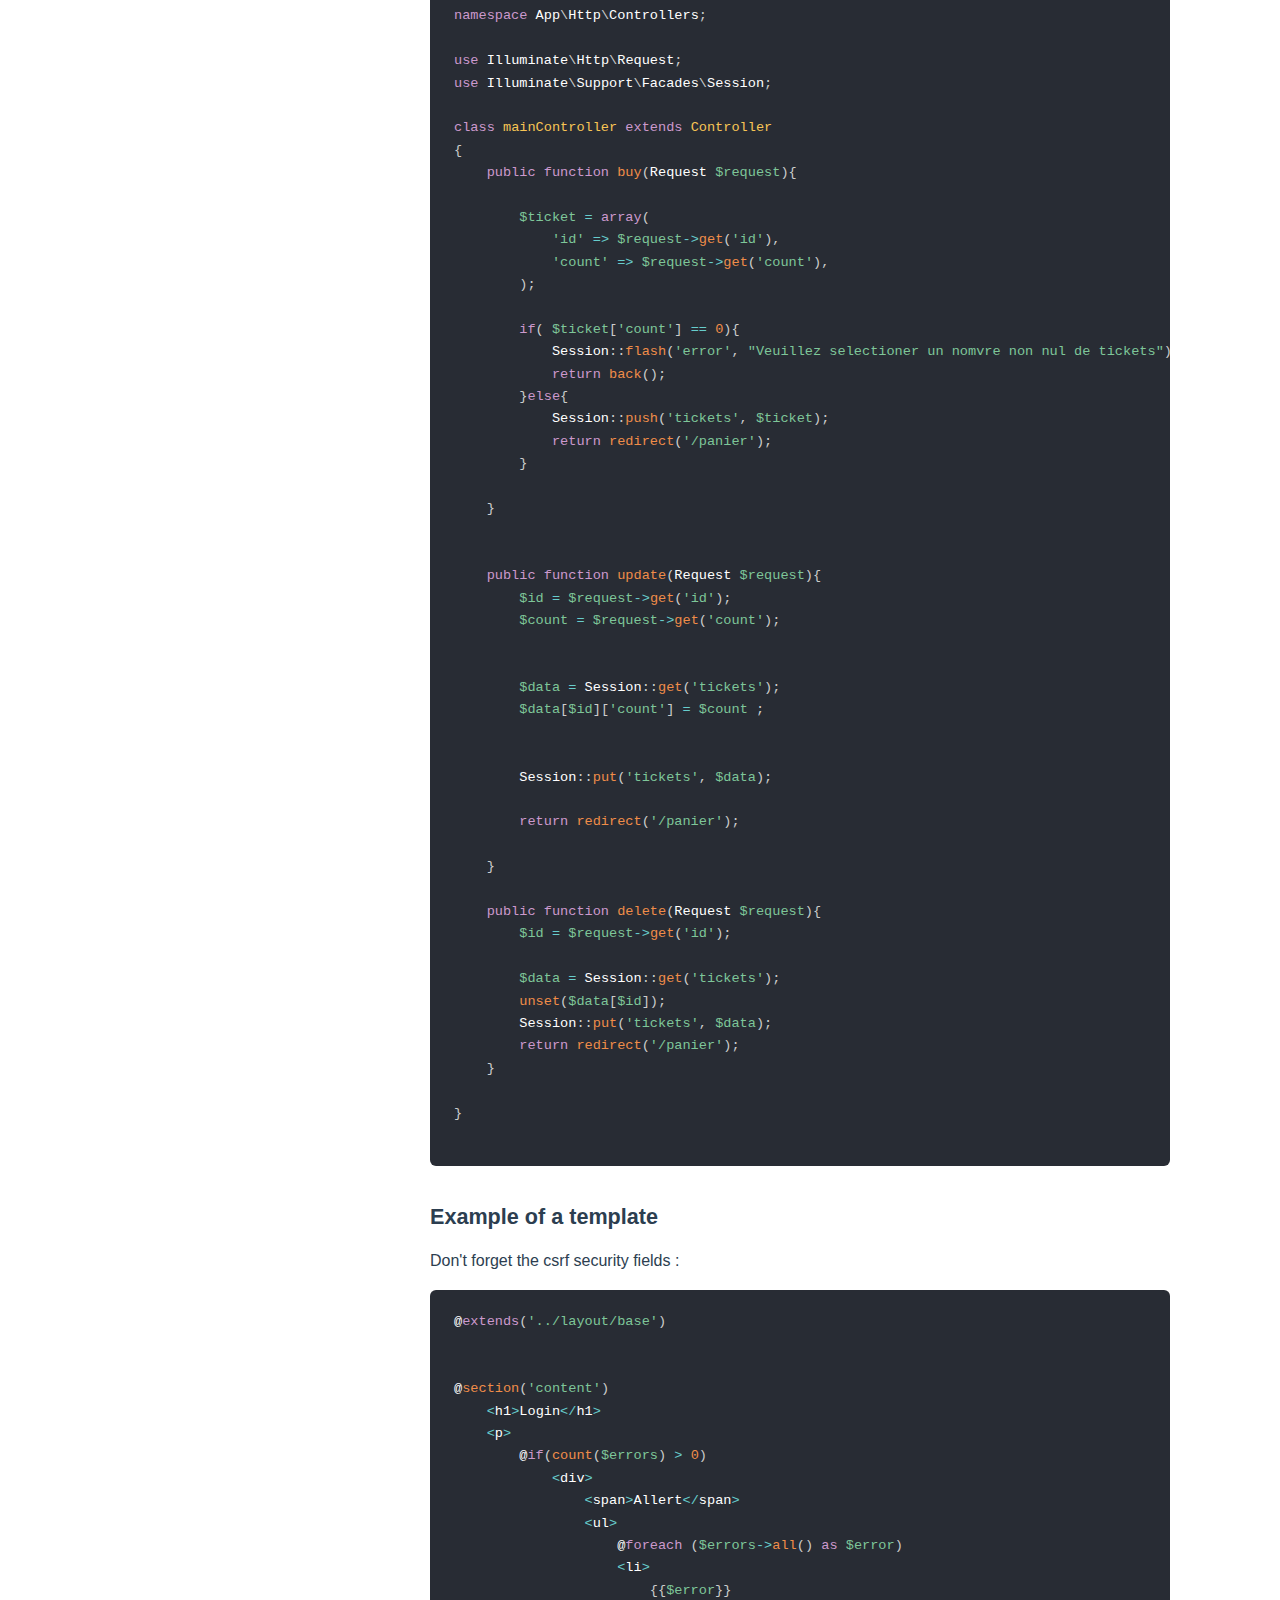
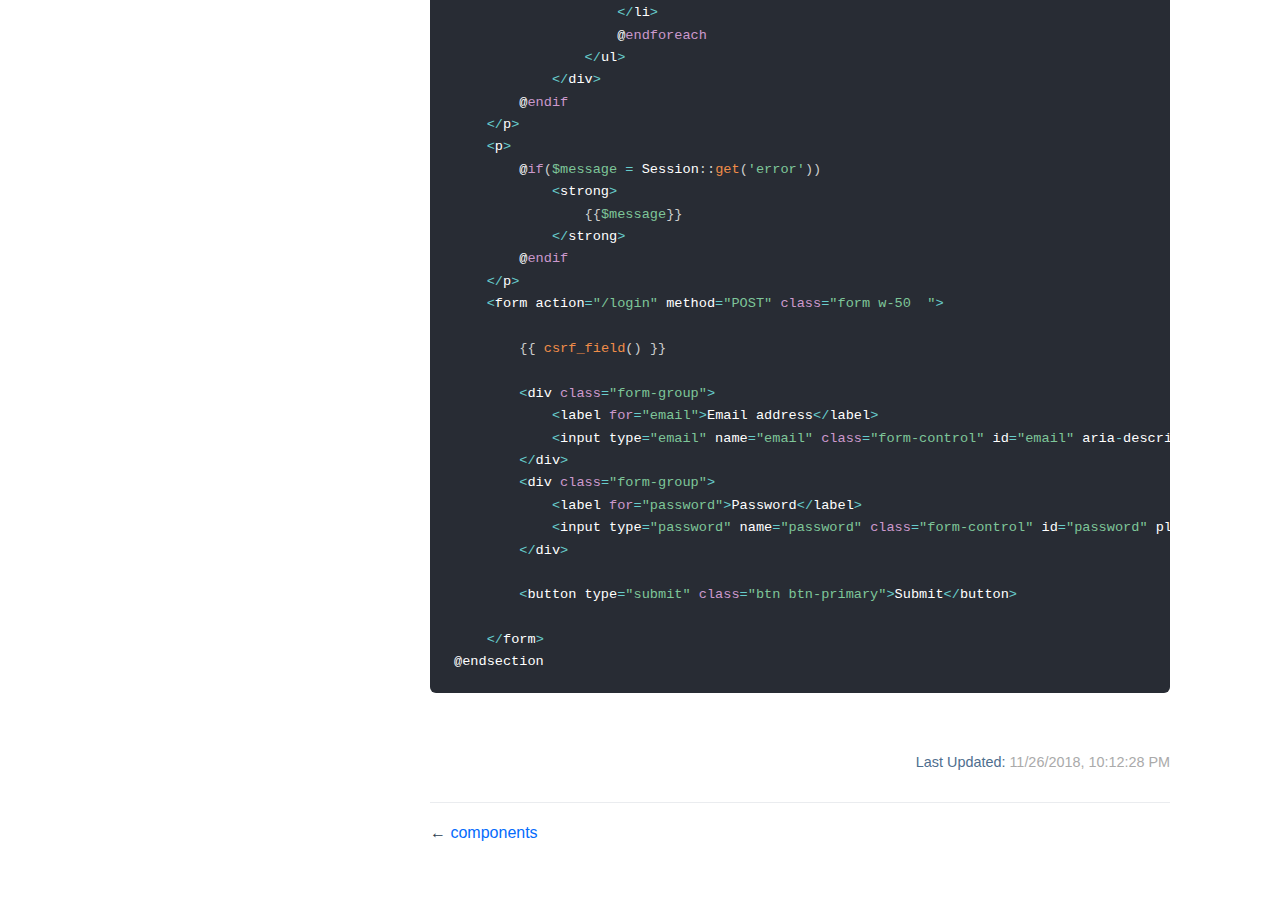
<file: pages/server-side/main.html>
<!DOCTYPE html>
<html lang="en-US">
  <head>
    <meta charset="utf-8">
    <meta name="viewport" content="width=device-width,initial-scale=1">
    <title>Server Side Module | Preparation World skills</title>
    <meta name="description" content="Side de documentation de Simon Renault pour les Olympiades des Métiers 2018">
    
    
    <link rel="preload" href="/assets/css/0.styles.cdd67ab8.css" as="style"><link rel="preload" href="/assets/js/app.b67adcb0.js" as="script"><link rel="preload" href="/assets/js/3.8ff14bcb.js" as="script"><link rel="prefetch" href="/assets/js/8.646fd5c1.js"><link rel="prefetch" href="/assets/js/1.665f6ac1.js"><link rel="prefetch" href="/assets/js/2.34b1b64f.js"><link rel="prefetch" href="/assets/js/4.647502b3.js"><link rel="prefetch" href="/assets/js/5.0e9dba83.js"><link rel="prefetch" href="/assets/js/6.ae864a7b.js"><link rel="prefetch" href="/assets/js/7.2476b94f.js"><link rel="prefetch" href="/assets/js/9.02d1b270.js"><link rel="prefetch" href="/assets/js/10.1238fb88.js"><link rel="prefetch" href="/assets/js/11.473ae604.js"><link rel="prefetch" href="/assets/js/12.7efec147.js"><link rel="prefetch" href="/assets/js/13.eff0bc4f.js"><link rel="prefetch" href="/assets/js/14.9c6a5b4e.js"><link rel="prefetch" href="/assets/js/15.fc95780a.js"><link rel="prefetch" href="/assets/js/16.6a898f0e.js">
    <link rel="stylesheet" href="/assets/css/0.styles.cdd67ab8.css">
  </head>
  <body>
    <div id="app" data-server-rendered="true"><div class="theme-container"><header class="navbar"><div class="sidebar-button"><svg xmlns="http://www.w3.org/2000/svg" aria-hidden="true" role="img" viewBox="0 0 448 512" class="icon"><path fill="currentColor" d="M436 124H12c-6.627 0-12-5.373-12-12V80c0-6.627 5.373-12 12-12h424c6.627 0 12 5.373 12 12v32c0 6.627-5.373 12-12 12zm0 160H12c-6.627 0-12-5.373-12-12v-32c0-6.627 5.373-12 12-12h424c6.627 0 12 5.373 12 12v32c0 6.627-5.373 12-12 12zm0 160H12c-6.627 0-12-5.373-12-12v-32c0-6.627 5.373-12 12-12h424c6.627 0 12 5.373 12 12v32c0 6.627-5.373 12-12 12z"></path></svg></div><a href="/" class="home-link router-link-active"><!----><span class="site-name">
      Preparation World skills
    </span></a><div class="links"><div class="search-box"><input aria-label="Search" autocomplete="off" spellcheck="false" value=""><!----></div><!----></div></header><div class="sidebar-mask"></div><div class="sidebar"><!----><ul class="sidebar-links"><li><a href="/" class="sidebar-link">Home</a></li><li><a href="/pages/main.html" class="sidebar-link">intro</a></li><li><div class="sidebar-group collapsable"><p class="sidebar-heading"><span>Layout</span><span class="arrow right"></span></p><!----></div></li><li><div class="sidebar-group collapsable"><p class="sidebar-heading"><span>Client-Side</span><span class="arrow right"></span></p><!----></div></li><li><div class="sidebar-group collapsable"><p class="sidebar-heading open"><span>Server-Side</span><span class="arrow down"></span></p><ul class="sidebar-group-items"><li><a href="/pages/server-side/main.html" class="active sidebar-link">sujet</a><ul class="sidebar-sub-headers"><li class="sidebar-sub-header"><a href="/pages/server-side/main.html#configure-environment" class="sidebar-link">Configure environment</a></li><li class="sidebar-sub-header"><a href="/pages/server-side/main.html#fix-db-errors" class="sidebar-link">Fix DB errors</a></li><li class="sidebar-sub-header"><a href="/pages/server-side/main.html#auth" class="sidebar-link">Auth</a></li><li class="sidebar-sub-header"><a href="/pages/server-side/main.html#the-controllers" class="sidebar-link">The controllers :</a></li></ul></li></ul></div></li></ul></div><div class="page"><div class="content"><h1 id="server-side-module"><a href="#server-side-module" aria-hidden="true" class="header-anchor">#</a> Server Side Module</h1><p>For the seek of performance training is very important, so it is a must to follow the steps described below in the right order and to try to do it fast.</p><h2 id="configure-environment"><a href="#configure-environment" aria-hidden="true" class="header-anchor">#</a> Configure environment</h2><p>The <strong>.env</strong> file situated at the root fo the Laravel folder must be filled with the app name and the DB access informations.</p><h2 id="fix-db-errors"><a href="#fix-db-errors" aria-hidden="true" class="header-anchor">#</a> Fix DB errors</h2><p>In the App/Providers/AppServiceProvider you should make the default string length equal to 191</p><div class="language-php extra-class"><pre class="language-php"><code><span class="token php language-php"><span class="token delimiter important">&lt;?php</span>

<span class="token keyword">namespace</span> <span class="token package">App<span class="token punctuation">\</span>Providers</span><span class="token punctuation">;</span>

<span class="token keyword">use</span> <span class="token package">Illuminate<span class="token punctuation">\</span>Support<span class="token punctuation">\</span>ServiceProvider</span><span class="token punctuation">;</span>
<span class="token keyword">use</span> <span class="token package">Illuminate<span class="token punctuation">\</span>Support<span class="token punctuation">\</span>Facades<span class="token punctuation">\</span>Schema</span><span class="token punctuation">;</span>

<span class="token keyword">class</span> <span class="token class-name">AppServiceProvider</span> <span class="token keyword">extends</span> <span class="token class-name">ServiceProvider</span>
<span class="token punctuation">{</span>
    <span class="token comment">/**
     * Bootstrap any application services.
     *
     * @return void
     */</span>
    <span class="token keyword">public</span> <span class="token keyword">function</span> <span class="token function">boot</span><span class="token punctuation">(</span><span class="token punctuation">)</span>
    <span class="token punctuation">{</span>
        Schema<span class="token punctuation">:</span><span class="token punctuation">:</span><span class="token function">defaultStringLength</span><span class="token punctuation">(</span><span class="token number">191</span><span class="token punctuation">)</span><span class="token punctuation">;</span>
    <span class="token punctuation">}</span>

    <span class="token comment">/**
     * Register any application services.
     *
     * @return void
     */</span>
    <span class="token keyword">public</span> <span class="token keyword">function</span> <span class="token function">register</span><span class="token punctuation">(</span><span class="token punctuation">)</span>
    <span class="token punctuation">{</span>
        <span class="token comment">//</span>
    <span class="token punctuation">}</span>
<span class="token punctuation">}</span>

</span></code></pre></div><h2 id="auth"><a href="#auth" aria-hidden="true" class="header-anchor">#</a> Auth</h2><h3 id="begin-by-the-scaffolding-of-the-database"><a href="#begin-by-the-scaffolding-of-the-database" aria-hidden="true" class="header-anchor">#</a> Begin by the scaffolding of the database.</h3><p>Use a seeder to register a new user to the base. If there is a missing field update the model. Same if you encounter mass assignment issues.</p><div class="language-php extra-class"><pre class="language-php"><code><span class="token php language-php"><span class="token delimiter important">&lt;?php</span>

<span class="token keyword">use</span> <span class="token package">Illuminate<span class="token punctuation">\</span>Database<span class="token punctuation">\</span>Seeder</span><span class="token punctuation">;</span>
<span class="token keyword">use</span> <span class="token package">App<span class="token punctuation">\</span>User</span><span class="token punctuation">;</span>

<span class="token keyword">class</span> <span class="token class-name">UsersTableSeeder</span> <span class="token keyword">extends</span> <span class="token class-name">Seeder</span>
<span class="token punctuation">{</span>
    <span class="token comment">/**
     * Run the database seeds.
     *
     * @return void
     */</span>
    <span class="token keyword">public</span> <span class="token keyword">function</span> <span class="token function">run</span><span class="token punctuation">(</span><span class="token punctuation">)</span>
    <span class="token punctuation">{</span>
        User<span class="token punctuation">:</span><span class="token punctuation">:</span><span class="token function">create</span><span class="token punctuation">(</span><span class="token punctuation">[</span>
            <span class="token single-quoted-string string">'first_name'</span> <span class="token operator">=</span><span class="token operator">&gt;</span> <span class="token single-quoted-string string">''</span><span class="token punctuation">,</span>
            <span class="token single-quoted-string string">'last_name'</span> <span class="token operator">=</span><span class="token operator">&gt;</span> <span class="token single-quoted-string string">''</span><span class="token punctuation">,</span>
            <span class="token single-quoted-string string">'email'</span> <span class="token operator">=</span><span class="token operator">&gt;</span> <span class="token single-quoted-string string">'bossDu14@gmail.com'</span><span class="token punctuation">,</span>
            <span class="token single-quoted-string string">'remember_token'</span> <span class="token operator">=</span><span class="token operator">&gt;</span> <span class="token function">str_random</span><span class="token punctuation">(</span><span class="token number">10</span><span class="token punctuation">)</span><span class="token punctuation">,</span>
            <span class="token single-quoted-string string">'password'</span> <span class="token operator">=</span><span class="token operator">&gt;</span> Hash<span class="token punctuation">:</span><span class="token punctuation">:</span><span class="token function">make</span><span class="token punctuation">(</span><span class="token single-quoted-string string">'cestMoiLeBoss'</span><span class="token punctuation">)</span>
        <span class="token punctuation">]</span><span class="token punctuation">)</span><span class="token punctuation">;</span>
    <span class="token punctuation">}</span>
<span class="token punctuation">}</span>

</span></code></pre></div><h3 id="then-create-a-simple-middleware"><a href="#then-create-a-simple-middleware" aria-hidden="true" class="header-anchor">#</a> Then create a simple middleware.</h3><div class="language-php extra-class"><pre class="language-php"><code><span class="token php language-php"><span class="token delimiter important">&lt;?php</span>

<span class="token keyword">namespace</span> <span class="token package">App<span class="token punctuation">\</span>Http<span class="token punctuation">\</span>Middleware</span><span class="token punctuation">;</span>

<span class="token keyword">use</span> <span class="token package">Closure</span><span class="token punctuation">;</span>
<span class="token keyword">use</span> <span class="token package">Illuminate<span class="token punctuation">\</span>Support<span class="token punctuation">\</span>Facades<span class="token punctuation">\</span>Auth</span><span class="token punctuation">;</span>

<span class="token keyword">class</span> <span class="token class-name">AuthCustom</span>
<span class="token punctuation">{</span>
    <span class="token comment">/**
     * Handle an incoming request.
     *
     * @param  \Illuminate\Http\Request  $request
     * @param  \Closure  $next
     * @return mixed
     */</span>
    <span class="token keyword">public</span> <span class="token keyword">function</span> <span class="token function">handle</span><span class="token punctuation">(</span><span class="token variable">$request</span><span class="token punctuation">,</span> Closure <span class="token variable">$next</span><span class="token punctuation">)</span>
    <span class="token punctuation">{</span>
        <span class="token keyword">if</span><span class="token punctuation">(</span>Auth<span class="token punctuation">:</span><span class="token punctuation">:</span><span class="token function">check</span><span class="token punctuation">(</span><span class="token punctuation">)</span><span class="token punctuation">)</span><span class="token punctuation">{</span>
            <span class="token keyword">return</span> <span class="token variable">$next</span><span class="token punctuation">(</span><span class="token variable">$request</span><span class="token punctuation">)</span><span class="token punctuation">;</span>
        <span class="token punctuation">}</span><span class="token keyword">else</span><span class="token punctuation">{</span>
            <span class="token keyword">return</span> <span class="token function">redirect</span><span class="token punctuation">(</span><span class="token single-quoted-string string">'/login'</span><span class="token punctuation">)</span><span class="token punctuation">;</span>
        <span class="token punctuation">}</span>

    <span class="token punctuation">}</span>
<span class="token punctuation">}</span>
</span></code></pre></div><h3 id="register-the-middleware"><a href="#register-the-middleware" aria-hidden="true" class="header-anchor">#</a> Register the middleware</h3><p>Once created you can register a new middleware in the kernel</p><div class="language-php extra-class"><pre class="language-php"><code><span class="token comment">/**
     * The application's route middleware.
     *
     * These middleware may be assigned to groups or used individually.
     *
     * @var array
     */</span>
    <span class="token keyword">protected</span> <span class="token variable">$routeMiddleware</span> <span class="token operator">=</span> <span class="token punctuation">[</span>
        <span class="token single-quoted-string string">'auth'</span> <span class="token operator">=</span><span class="token operator">&gt;</span> \<span class="token package">App<span class="token punctuation">\</span>Http<span class="token punctuation">\</span>Middleware<span class="token punctuation">\</span>Authenticate</span><span class="token punctuation">:</span><span class="token punctuation">:</span><span class="token keyword">class</span><span class="token punctuation">,</span>
        <span class="token single-quoted-string string">'auth.custom'</span> <span class="token operator">=</span><span class="token operator">&gt;</span>  \<span class="token package">App<span class="token punctuation">\</span>Http<span class="token punctuation">\</span>Middleware<span class="token punctuation">\</span>AuthCustom</span><span class="token punctuation">:</span><span class="token punctuation">:</span><span class="token keyword">class</span><span class="token punctuation">,</span>
        <span class="token single-quoted-string string">'auth.basic'</span> <span class="token operator">=</span><span class="token operator">&gt;</span> \<span class="token package">Illuminate<span class="token punctuation">\</span>Auth<span class="token punctuation">\</span>Middleware<span class="token punctuation">\</span>AuthenticateWithBasicAuth</span><span class="token punctuation">:</span><span class="token punctuation">:</span><span class="token keyword">class</span><span class="token punctuation">,</span>
        <span class="token single-quoted-string string">'bindings'</span> <span class="token operator">=</span><span class="token operator">&gt;</span> \<span class="token package">Illuminate<span class="token punctuation">\</span>Routing<span class="token punctuation">\</span>Middleware<span class="token punctuation">\</span>SubstituteBindings</span><span class="token punctuation">:</span><span class="token punctuation">:</span><span class="token keyword">class</span><span class="token punctuation">,</span>
        <span class="token single-quoted-string string">'cache.headers'</span> <span class="token operator">=</span><span class="token operator">&gt;</span> \<span class="token package">Illuminate<span class="token punctuation">\</span>Http<span class="token punctuation">\</span>Middleware<span class="token punctuation">\</span>SetCacheHeaders</span><span class="token punctuation">:</span><span class="token punctuation">:</span><span class="token keyword">class</span><span class="token punctuation">,</span>
        <span class="token single-quoted-string string">'can'</span> <span class="token operator">=</span><span class="token operator">&gt;</span> \<span class="token package">Illuminate<span class="token punctuation">\</span>Auth<span class="token punctuation">\</span>Middleware<span class="token punctuation">\</span>Authorize</span><span class="token punctuation">:</span><span class="token punctuation">:</span><span class="token keyword">class</span><span class="token punctuation">,</span>
        <span class="token single-quoted-string string">'guest'</span> <span class="token operator">=</span><span class="token operator">&gt;</span> \<span class="token package">App<span class="token punctuation">\</span>Http<span class="token punctuation">\</span>Middleware<span class="token punctuation">\</span>RedirectIfAuthenticated</span><span class="token punctuation">:</span><span class="token punctuation">:</span><span class="token keyword">class</span><span class="token punctuation">,</span>
        <span class="token single-quoted-string string">'signed'</span> <span class="token operator">=</span><span class="token operator">&gt;</span> \<span class="token package">Illuminate<span class="token punctuation">\</span>Routing<span class="token punctuation">\</span>Middleware<span class="token punctuation">\</span>ValidateSignature</span><span class="token punctuation">:</span><span class="token punctuation">:</span><span class="token keyword">class</span><span class="token punctuation">,</span>
        <span class="token single-quoted-string string">'throttle'</span> <span class="token operator">=</span><span class="token operator">&gt;</span> \<span class="token package">Illuminate<span class="token punctuation">\</span>Routing<span class="token punctuation">\</span>Middleware<span class="token punctuation">\</span>ThrottleRequests</span><span class="token punctuation">:</span><span class="token punctuation">:</span><span class="token keyword">class</span><span class="token punctuation">,</span>
        <span class="token single-quoted-string string">'verified'</span> <span class="token operator">=</span><span class="token operator">&gt;</span> \<span class="token package">Illuminate<span class="token punctuation">\</span>Auth<span class="token punctuation">\</span>Middleware<span class="token punctuation">\</span>EnsureEmailIsVerified</span><span class="token punctuation">:</span><span class="token punctuation">:</span><span class="token keyword">class</span><span class="token punctuation">,</span>
    <span class="token punctuation">]</span><span class="token punctuation">;</span>
</code></pre></div><div class="language-php extra-class"><pre class="language-php"><code><span class="token php language-php"><span class="token delimiter important">&lt;?php</span>

<span class="token keyword">namespace</span> <span class="token package">App<span class="token punctuation">\</span>Http<span class="token punctuation">\</span>Controllers</span><span class="token punctuation">;</span>

<span class="token keyword">use</span> <span class="token package">Illuminate<span class="token punctuation">\</span>Http<span class="token punctuation">\</span>Request</span><span class="token punctuation">;</span>
<span class="token keyword">use</span> <span class="token package">Illuminate<span class="token punctuation">\</span>Validation<span class="token punctuation">\</span>Validator</span><span class="token punctuation">;</span>
<span class="token keyword">use</span> <span class="token package">Illuminate<span class="token punctuation">\</span>Support<span class="token punctuation">\</span>Facades<span class="token punctuation">\</span>Auth</span><span class="token punctuation">;</span>

<span class="token keyword">class</span> <span class="token class-name">authController</span> <span class="token keyword">extends</span> <span class="token class-name">Controller</span>
<span class="token punctuation">{</span>
    <span class="token keyword">public</span> <span class="token keyword">function</span> <span class="token function">index</span><span class="token punctuation">(</span><span class="token punctuation">)</span><span class="token punctuation">{</span>
        <span class="token keyword">if</span><span class="token punctuation">(</span>Auth<span class="token punctuation">:</span><span class="token punctuation">:</span><span class="token function">user</span><span class="token punctuation">(</span><span class="token punctuation">)</span><span class="token punctuation">)</span><span class="token punctuation">{</span>
            <span class="token keyword">return</span> <span class="token function">redirect</span><span class="token punctuation">(</span><span class="token single-quoted-string string">'admin/accueil'</span><span class="token punctuation">)</span><span class="token punctuation">;</span>
        <span class="token punctuation">}</span>
        <span class="token keyword">return</span> <span class="token function">view</span><span class="token punctuation">(</span><span class="token single-quoted-string string">'pages/login'</span><span class="token punctuation">)</span><span class="token punctuation">;</span>
    <span class="token punctuation">}</span>
    <span class="token keyword">public</span> <span class="token keyword">function</span> <span class="token function">login</span><span class="token punctuation">(</span>Request <span class="token variable">$request</span><span class="token punctuation">)</span><span class="token punctuation">{</span>

        <span class="token variable">$this</span><span class="token operator">-</span><span class="token operator">&gt;</span><span class="token function">validate</span><span class="token punctuation">(</span><span class="token variable">$request</span><span class="token punctuation">,</span><span class="token punctuation">[</span>
            <span class="token single-quoted-string string">'email'</span> <span class="token operator">=</span><span class="token operator">&gt;</span> <span class="token single-quoted-string string">'required|email'</span><span class="token punctuation">,</span>
            <span class="token single-quoted-string string">'password'</span> <span class="token operator">=</span><span class="token operator">&gt;</span> <span class="token single-quoted-string string">'required|min:3|alphaNum'</span>
        <span class="token punctuation">]</span><span class="token punctuation">)</span><span class="token punctuation">;</span>

        <span class="token variable">$user_data</span> <span class="token operator">=</span> <span class="token keyword">array</span><span class="token punctuation">(</span>
            <span class="token single-quoted-string string">'email'</span> <span class="token operator">=</span><span class="token operator">&gt;</span> <span class="token variable">$request</span><span class="token operator">-</span><span class="token operator">&gt;</span><span class="token function">get</span><span class="token punctuation">(</span><span class="token single-quoted-string string">'email'</span><span class="token punctuation">)</span><span class="token punctuation">,</span>
            <span class="token single-quoted-string string">'password'</span> <span class="token operator">=</span><span class="token operator">&gt;</span> <span class="token variable">$request</span><span class="token operator">-</span><span class="token operator">&gt;</span><span class="token function">get</span><span class="token punctuation">(</span><span class="token single-quoted-string string">'password'</span><span class="token punctuation">)</span>
        <span class="token punctuation">)</span><span class="token punctuation">;</span>

        <span class="token keyword">if</span><span class="token punctuation">(</span>Auth<span class="token punctuation">:</span><span class="token punctuation">:</span><span class="token function">attempt</span><span class="token punctuation">(</span><span class="token variable">$user_data</span><span class="token punctuation">)</span><span class="token punctuation">)</span><span class="token punctuation">{</span>
            <span class="token keyword">return</span> <span class="token function">redirect</span><span class="token punctuation">(</span><span class="token single-quoted-string string">'admin/accueil'</span><span class="token punctuation">)</span><span class="token punctuation">;</span>
        <span class="token punctuation">}</span><span class="token keyword">else</span><span class="token punctuation">{</span>
            <span class="token keyword">return</span> <span class="token function">back</span><span class="token punctuation">(</span><span class="token punctuation">)</span><span class="token operator">-</span><span class="token operator">&gt;</span><span class="token function">with</span><span class="token punctuation">(</span><span class="token single-quoted-string string">'error'</span><span class="token punctuation">,</span><span class="token single-quoted-string string">'invalid password or username'</span><span class="token punctuation">)</span><span class="token punctuation">;</span>
        <span class="token punctuation">}</span>
    <span class="token punctuation">}</span>

    <span class="token keyword">public</span> <span class="token keyword">function</span> <span class="token function">logout</span><span class="token punctuation">(</span><span class="token punctuation">)</span><span class="token punctuation">{</span>
        Auth<span class="token punctuation">:</span><span class="token punctuation">:</span><span class="token function">logout</span><span class="token punctuation">(</span><span class="token punctuation">)</span><span class="token punctuation">;</span>
        <span class="token keyword">return</span> <span class="token function">redirect</span><span class="token punctuation">(</span><span class="token single-quoted-string string">'/'</span><span class="token punctuation">)</span><span class="token punctuation">;</span>
    <span class="token punctuation">}</span>
<span class="token punctuation">}</span>
</span></code></pre></div><p>Once the user has been authenticated he can have access to the pages protected by the middleware auth.</p><h2 id="the-controllers"><a href="#the-controllers" aria-hidden="true" class="header-anchor">#</a> The controllers :</h2><p>Once the auth is completed the rest is just bootstrapping vues with logic and a database connection.  Make use of <strong>Eloquent</strong> the ORM of Laravel at your advantage.</p><h3 id="make-the-models"><a href="#make-the-models" aria-hidden="true" class="header-anchor">#</a> Make the models</h3><p>Make the models of your objects, it's quite simple :</p><h3 id="build-the-database-structure-with-migrations"><a href="#build-the-database-structure-with-migrations" aria-hidden="true" class="header-anchor">#</a> Build the database structure with migrations</h3><p><code>php artisan make:model Name -ms</code></p><div class="language-php extra-class"><pre class="language-php"><code><span class="token php language-php"><span class="token delimiter important">&lt;?php</span>

<span class="token keyword">use</span> <span class="token package">Illuminate<span class="token punctuation">\</span>Support<span class="token punctuation">\</span>Facades<span class="token punctuation">\</span>Schema</span><span class="token punctuation">;</span>
<span class="token keyword">use</span> <span class="token package">Illuminate<span class="token punctuation">\</span>Database<span class="token punctuation">\</span>Schema<span class="token punctuation">\</span>Blueprint</span><span class="token punctuation">;</span>
<span class="token keyword">use</span> <span class="token package">Illuminate<span class="token punctuation">\</span>Database<span class="token punctuation">\</span>Migrations<span class="token punctuation">\</span>Migration</span><span class="token punctuation">;</span>

<span class="token keyword">class</span> <span class="token class-name">CreateEventsTable</span> <span class="token keyword">extends</span> <span class="token class-name">Migration</span>
<span class="token punctuation">{</span>
    <span class="token comment">/**
     * Run the migrations.
     *
     * @return void
     */</span>
    <span class="token keyword">public</span> <span class="token keyword">function</span> <span class="token function">up</span><span class="token punctuation">(</span><span class="token punctuation">)</span>
    <span class="token punctuation">{</span>
        Schema<span class="token punctuation">:</span><span class="token punctuation">:</span><span class="token function">create</span><span class="token punctuation">(</span><span class="token single-quoted-string string">'events'</span><span class="token punctuation">,</span> <span class="token keyword">function</span> <span class="token punctuation">(</span>Blueprint <span class="token variable">$table</span><span class="token punctuation">)</span> <span class="token punctuation">{</span>
            <span class="token variable">$table</span><span class="token operator">-</span><span class="token operator">&gt;</span><span class="token function">increments</span><span class="token punctuation">(</span><span class="token single-quoted-string string">'id'</span><span class="token punctuation">)</span><span class="token punctuation">;</span>
            <span class="token variable">$table</span><span class="token operator">-</span><span class="token operator">&gt;</span><span class="token function">string</span><span class="token punctuation">(</span><span class="token single-quoted-string string">'title'</span><span class="token punctuation">)</span><span class="token punctuation">;</span>
            <span class="token variable">$table</span><span class="token operator">-</span><span class="token operator">&gt;</span><span class="token function">string</span><span class="token punctuation">(</span><span class="token single-quoted-string string">'desc'</span><span class="token punctuation">)</span><span class="token punctuation">;</span>
            <span class="token variable">$table</span><span class="token operator">-</span><span class="token operator">&gt;</span><span class="token function">integer</span><span class="token punctuation">(</span><span class="token single-quoted-string string">'max_number'</span><span class="token punctuation">)</span><span class="token punctuation">;</span>
            <span class="token variable">$table</span><span class="token operator">-</span><span class="token operator">&gt;</span><span class="token function">timestamps</span><span class="token punctuation">(</span><span class="token punctuation">)</span><span class="token punctuation">;</span>
        <span class="token punctuation">}</span><span class="token punctuation">)</span><span class="token punctuation">;</span>
    <span class="token punctuation">}</span>

    <span class="token comment">/**
     * Reverse the migrations.
     *
     * @return void
     */</span>
    <span class="token keyword">public</span> <span class="token keyword">function</span> <span class="token function">down</span><span class="token punctuation">(</span><span class="token punctuation">)</span>
    <span class="token punctuation">{</span>
        Schema<span class="token punctuation">:</span><span class="token punctuation">:</span><span class="token function">dropIfExists</span><span class="token punctuation">(</span><span class="token single-quoted-string string">'events'</span><span class="token punctuation">)</span><span class="token punctuation">;</span>
    <span class="token punctuation">}</span>
<span class="token punctuation">}</span>

</span></code></pre></div><h3 id="relations"><a href="#relations" aria-hidden="true" class="header-anchor">#</a> Relations</h3><p>Relations simples</p><div class="language-php extra-class"><pre class="language-php"><code><span class="token keyword">class</span> <span class="token class-name">Post</span> <span class="token keyword">extends</span> <span class="token class-name">Model</span><span class="token punctuation">{</span>

  <span class="token keyword">public</span> <span class="token keyword">function</span> <span class="token function">category</span><span class="token punctuation">(</span><span class="token punctuation">)</span><span class="token punctuation">{</span>
      <span class="token keyword">return</span> <span class="token variable">$this</span><span class="token operator">-</span><span class="token operator">&gt;</span><span class="token function">belongsTo</span><span class="token punctuation">(</span><span class="token single-quoted-string string">'App\Category'</span><span class="token punctuation">)</span><span class="token punctuation">;</span>
  <span class="token punctuation">}</span>

<span class="token punctuation">}</span>
</code></pre></div><div class="language-php extra-class"><pre class="language-php"><code><span class="token keyword">class</span> <span class="token class-name">Category</span> <span class="token keyword">extends</span> <span class="token class-name">Model</span><span class="token punctuation">{</span>

    <span class="token keyword">public</span> <span class="token keyword">function</span> <span class="token function">posts</span><span class="token punctuation">(</span><span class="token punctuation">)</span><span class="token punctuation">{</span>
        <span class="token keyword">return</span> <span class="token variable">$this</span><span class="token operator">-</span><span class="token operator">&gt;</span><span class="token function">hasMany</span><span class="token punctuation">(</span><span class="token single-quoted-string string">'App\Post'</span><span class="token punctuation">)</span><span class="token punctuation">;</span>
    <span class="token punctuation">}</span>

<span class="token punctuation">}</span>
</code></pre></div><div class="language-php extra-class"><pre class="language-php"><code><span class="token variable">$post</span> <span class="token operator">=</span> App\<span class="token package">Post</span><span class="token punctuation">:</span><span class="token punctuation">:</span><span class="token function">find</span><span class="token punctuation">(</span><span class="token number">1</span><span class="token punctuation">)</span><span class="token punctuation">;</span>
<span class="token variable">$category</span> <span class="token operator">=</span> App\<span class="token package">Catgory</span><span class="token punctuation">:</span><span class="token punctuation">:</span><span class="token function">find</span><span class="token punctuation">(</span><span class="token number">1</span><span class="token punctuation">)</span><span class="token punctuation">;</span>

<span class="token variable">$post</span><span class="token operator">-</span><span class="token operator">&gt;</span><span class="token property">category</span><span class="token punctuation">;</span> <span class="token comment">//return the category</span>
<span class="token variable">$post</span><span class="token operator">-</span><span class="token operator">&gt;</span><span class="token function">category</span><span class="token punctuation">(</span><span class="token punctuation">)</span><span class="token punctuation">;</span> <span class="token comment">//return the relation</span>

<span class="token variable">$post</span><span class="token operator">-</span><span class="token operator">&gt;</span><span class="token function">category</span><span class="token punctuation">(</span><span class="token punctuation">)</span><span class="token operator">-</span><span class="token operator">&gt;</span><span class="token function">associate</span><span class="token punctuation">(</span><span class="token variable">$category</span><span class="token punctuation">)</span>
</code></pre></div><h3 id="example-of-a-global-controller"><a href="#example-of-a-global-controller" aria-hidden="true" class="header-anchor">#</a> Example of a global controller</h3><div class="language-php extra-class"><pre class="language-php"><code><span class="token php language-php"><span class="token delimiter important">&lt;?php</span>

<span class="token keyword">namespace</span> <span class="token package">App<span class="token punctuation">\</span>Http<span class="token punctuation">\</span>Controllers</span><span class="token punctuation">;</span>

<span class="token keyword">use</span> <span class="token package">Illuminate<span class="token punctuation">\</span>Http<span class="token punctuation">\</span>Request</span><span class="token punctuation">;</span>
<span class="token keyword">use</span> <span class="token package">Illuminate<span class="token punctuation">\</span>Support<span class="token punctuation">\</span>Facades<span class="token punctuation">\</span>Session</span><span class="token punctuation">;</span>

<span class="token keyword">class</span> <span class="token class-name">mainController</span> <span class="token keyword">extends</span> <span class="token class-name">Controller</span>
<span class="token punctuation">{</span>
    <span class="token keyword">public</span> <span class="token keyword">function</span> <span class="token function">buy</span><span class="token punctuation">(</span>Request <span class="token variable">$request</span><span class="token punctuation">)</span><span class="token punctuation">{</span>

        <span class="token variable">$ticket</span> <span class="token operator">=</span> <span class="token keyword">array</span><span class="token punctuation">(</span>
            <span class="token single-quoted-string string">'id'</span> <span class="token operator">=</span><span class="token operator">&gt;</span> <span class="token variable">$request</span><span class="token operator">-</span><span class="token operator">&gt;</span><span class="token function">get</span><span class="token punctuation">(</span><span class="token single-quoted-string string">'id'</span><span class="token punctuation">)</span><span class="token punctuation">,</span>
            <span class="token single-quoted-string string">'count'</span> <span class="token operator">=</span><span class="token operator">&gt;</span> <span class="token variable">$request</span><span class="token operator">-</span><span class="token operator">&gt;</span><span class="token function">get</span><span class="token punctuation">(</span><span class="token single-quoted-string string">'count'</span><span class="token punctuation">)</span><span class="token punctuation">,</span>
        <span class="token punctuation">)</span><span class="token punctuation">;</span>

        <span class="token keyword">if</span><span class="token punctuation">(</span> <span class="token variable">$ticket</span><span class="token punctuation">[</span><span class="token single-quoted-string string">'count'</span><span class="token punctuation">]</span> <span class="token operator">==</span> <span class="token number">0</span><span class="token punctuation">)</span><span class="token punctuation">{</span>
            Session<span class="token punctuation">:</span><span class="token punctuation">:</span><span class="token function">flash</span><span class="token punctuation">(</span><span class="token single-quoted-string string">'error'</span><span class="token punctuation">,</span> <span class="token double-quoted-string string">&quot;Veuillez selectioner un nomvre non nul de tickets&quot;</span><span class="token punctuation">)</span><span class="token punctuation">;</span>
            <span class="token keyword">return</span> <span class="token function">back</span><span class="token punctuation">(</span><span class="token punctuation">)</span><span class="token punctuation">;</span>
        <span class="token punctuation">}</span><span class="token keyword">else</span><span class="token punctuation">{</span>
            Session<span class="token punctuation">:</span><span class="token punctuation">:</span><span class="token function">push</span><span class="token punctuation">(</span><span class="token single-quoted-string string">'tickets'</span><span class="token punctuation">,</span> <span class="token variable">$ticket</span><span class="token punctuation">)</span><span class="token punctuation">;</span>
            <span class="token keyword">return</span> <span class="token function">redirect</span><span class="token punctuation">(</span><span class="token single-quoted-string string">'/panier'</span><span class="token punctuation">)</span><span class="token punctuation">;</span>
        <span class="token punctuation">}</span>

    <span class="token punctuation">}</span>


    <span class="token keyword">public</span> <span class="token keyword">function</span> <span class="token function">update</span><span class="token punctuation">(</span>Request <span class="token variable">$request</span><span class="token punctuation">)</span><span class="token punctuation">{</span>
        <span class="token variable">$id</span> <span class="token operator">=</span> <span class="token variable">$request</span><span class="token operator">-</span><span class="token operator">&gt;</span><span class="token function">get</span><span class="token punctuation">(</span><span class="token single-quoted-string string">'id'</span><span class="token punctuation">)</span><span class="token punctuation">;</span>
        <span class="token variable">$count</span> <span class="token operator">=</span> <span class="token variable">$request</span><span class="token operator">-</span><span class="token operator">&gt;</span><span class="token function">get</span><span class="token punctuation">(</span><span class="token single-quoted-string string">'count'</span><span class="token punctuation">)</span><span class="token punctuation">;</span>


        <span class="token variable">$data</span> <span class="token operator">=</span> Session<span class="token punctuation">:</span><span class="token punctuation">:</span><span class="token function">get</span><span class="token punctuation">(</span><span class="token single-quoted-string string">'tickets'</span><span class="token punctuation">)</span><span class="token punctuation">;</span>
        <span class="token variable">$data</span><span class="token punctuation">[</span><span class="token variable">$id</span><span class="token punctuation">]</span><span class="token punctuation">[</span><span class="token single-quoted-string string">'count'</span><span class="token punctuation">]</span> <span class="token operator">=</span> <span class="token variable">$count</span> <span class="token punctuation">;</span>


        Session<span class="token punctuation">:</span><span class="token punctuation">:</span><span class="token function">put</span><span class="token punctuation">(</span><span class="token single-quoted-string string">'tickets'</span><span class="token punctuation">,</span> <span class="token variable">$data</span><span class="token punctuation">)</span><span class="token punctuation">;</span>

        <span class="token keyword">return</span> <span class="token function">redirect</span><span class="token punctuation">(</span><span class="token single-quoted-string string">'/panier'</span><span class="token punctuation">)</span><span class="token punctuation">;</span>

    <span class="token punctuation">}</span>

    <span class="token keyword">public</span> <span class="token keyword">function</span> <span class="token function">delete</span><span class="token punctuation">(</span>Request <span class="token variable">$request</span><span class="token punctuation">)</span><span class="token punctuation">{</span>
        <span class="token variable">$id</span> <span class="token operator">=</span> <span class="token variable">$request</span><span class="token operator">-</span><span class="token operator">&gt;</span><span class="token function">get</span><span class="token punctuation">(</span><span class="token single-quoted-string string">'id'</span><span class="token punctuation">)</span><span class="token punctuation">;</span>

        <span class="token variable">$data</span> <span class="token operator">=</span> Session<span class="token punctuation">:</span><span class="token punctuation">:</span><span class="token function">get</span><span class="token punctuation">(</span><span class="token single-quoted-string string">'tickets'</span><span class="token punctuation">)</span><span class="token punctuation">;</span>
        <span class="token function">unset</span><span class="token punctuation">(</span><span class="token variable">$data</span><span class="token punctuation">[</span><span class="token variable">$id</span><span class="token punctuation">]</span><span class="token punctuation">)</span><span class="token punctuation">;</span>
        Session<span class="token punctuation">:</span><span class="token punctuation">:</span><span class="token function">put</span><span class="token punctuation">(</span><span class="token single-quoted-string string">'tickets'</span><span class="token punctuation">,</span> <span class="token variable">$data</span><span class="token punctuation">)</span><span class="token punctuation">;</span>
        <span class="token keyword">return</span> <span class="token function">redirect</span><span class="token punctuation">(</span><span class="token single-quoted-string string">'/panier'</span><span class="token punctuation">)</span><span class="token punctuation">;</span>
    <span class="token punctuation">}</span>

<span class="token punctuation">}</span>

</span></code></pre></div><h3 id="example-of-a-template"><a href="#example-of-a-template" aria-hidden="true" class="header-anchor">#</a> Example of a template</h3><p>Don't forget the  csrf security fields :</p><div class="language-php extra-class"><pre class="language-php"><code>@<span class="token keyword">extends</span><span class="token punctuation">(</span><span class="token single-quoted-string string">'../layout/base'</span><span class="token punctuation">)</span>


@<span class="token function">section</span><span class="token punctuation">(</span><span class="token single-quoted-string string">'content'</span><span class="token punctuation">)</span>
    <span class="token operator">&lt;</span>h1<span class="token operator">&gt;</span>Login<span class="token operator">&lt;</span><span class="token operator">/</span>h1<span class="token operator">&gt;</span>
    <span class="token operator">&lt;</span>p<span class="token operator">&gt;</span>
        @<span class="token keyword">if</span><span class="token punctuation">(</span><span class="token function">count</span><span class="token punctuation">(</span><span class="token variable">$errors</span><span class="token punctuation">)</span> <span class="token operator">&gt;</span> <span class="token number">0</span><span class="token punctuation">)</span>
            <span class="token operator">&lt;</span>div<span class="token operator">&gt;</span>
                <span class="token operator">&lt;</span>span<span class="token operator">&gt;</span>Allert<span class="token operator">&lt;</span><span class="token operator">/</span>span<span class="token operator">&gt;</span>
                <span class="token operator">&lt;</span>ul<span class="token operator">&gt;</span>
                    @<span class="token keyword">foreach</span> <span class="token punctuation">(</span><span class="token variable">$errors</span><span class="token operator">-</span><span class="token operator">&gt;</span><span class="token function">all</span><span class="token punctuation">(</span><span class="token punctuation">)</span> <span class="token keyword">as</span> <span class="token variable">$error</span><span class="token punctuation">)</span>
                    <span class="token operator">&lt;</span>li<span class="token operator">&gt;</span>
                        <span class="token punctuation">{</span><span class="token punctuation">{</span><span class="token variable">$error</span><span class="token punctuation">}</span><span class="token punctuation">}</span>
                    <span class="token operator">&lt;</span><span class="token operator">/</span>li<span class="token operator">&gt;</span>
                    @<span class="token keyword">endforeach</span>
                <span class="token operator">&lt;</span><span class="token operator">/</span>ul<span class="token operator">&gt;</span>
            <span class="token operator">&lt;</span><span class="token operator">/</span>div<span class="token operator">&gt;</span>
        @<span class="token keyword">endif</span>
    <span class="token operator">&lt;</span><span class="token operator">/</span>p<span class="token operator">&gt;</span>
    <span class="token operator">&lt;</span>p<span class="token operator">&gt;</span>
        @<span class="token keyword">if</span><span class="token punctuation">(</span><span class="token variable">$message</span> <span class="token operator">=</span> Session<span class="token punctuation">:</span><span class="token punctuation">:</span><span class="token function">get</span><span class="token punctuation">(</span><span class="token single-quoted-string string">'error'</span><span class="token punctuation">)</span><span class="token punctuation">)</span>
            <span class="token operator">&lt;</span>strong<span class="token operator">&gt;</span>
                <span class="token punctuation">{</span><span class="token punctuation">{</span><span class="token variable">$message</span><span class="token punctuation">}</span><span class="token punctuation">}</span>
            <span class="token operator">&lt;</span><span class="token operator">/</span>strong<span class="token operator">&gt;</span>
        @<span class="token keyword">endif</span>
    <span class="token operator">&lt;</span><span class="token operator">/</span>p<span class="token operator">&gt;</span>
    <span class="token operator">&lt;</span>form action<span class="token operator">=</span><span class="token double-quoted-string string">&quot;/login&quot;</span> method<span class="token operator">=</span><span class="token double-quoted-string string">&quot;POST&quot;</span> <span class="token keyword">class</span><span class="token operator">=</span><span class="token double-quoted-string string">&quot;form w-50  &quot;</span><span class="token operator">&gt;</span>
    
        <span class="token punctuation">{</span><span class="token punctuation">{</span> <span class="token function">csrf_field</span><span class="token punctuation">(</span><span class="token punctuation">)</span> <span class="token punctuation">}</span><span class="token punctuation">}</span>
        
        <span class="token operator">&lt;</span>div <span class="token keyword">class</span><span class="token operator">=</span><span class="token double-quoted-string string">&quot;form-group&quot;</span><span class="token operator">&gt;</span>
            <span class="token operator">&lt;</span>label <span class="token keyword">for</span><span class="token operator">=</span><span class="token double-quoted-string string">&quot;email&quot;</span><span class="token operator">&gt;</span>Email address<span class="token operator">&lt;</span><span class="token operator">/</span>label<span class="token operator">&gt;</span>
            <span class="token operator">&lt;</span>input type<span class="token operator">=</span><span class="token double-quoted-string string">&quot;email&quot;</span> name<span class="token operator">=</span><span class="token double-quoted-string string">&quot;email&quot;</span> <span class="token keyword">class</span><span class="token operator">=</span><span class="token double-quoted-string string">&quot;form-control&quot;</span> id<span class="token operator">=</span><span class="token double-quoted-string string">&quot;email&quot;</span> aria<span class="token operator">-</span>describedby<span class="token operator">=</span><span class="token double-quoted-string string">&quot;emailHelp&quot;</span> placeholder<span class="token operator">=</span><span class="token double-quoted-string string">&quot;Enter email&quot;</span><span class="token operator">&gt;</span>
        <span class="token operator">&lt;</span><span class="token operator">/</span>div<span class="token operator">&gt;</span>
        <span class="token operator">&lt;</span>div <span class="token keyword">class</span><span class="token operator">=</span><span class="token double-quoted-string string">&quot;form-group&quot;</span><span class="token operator">&gt;</span>
            <span class="token operator">&lt;</span>label <span class="token keyword">for</span><span class="token operator">=</span><span class="token double-quoted-string string">&quot;password&quot;</span><span class="token operator">&gt;</span>Password<span class="token operator">&lt;</span><span class="token operator">/</span>label<span class="token operator">&gt;</span>
            <span class="token operator">&lt;</span>input type<span class="token operator">=</span><span class="token double-quoted-string string">&quot;password&quot;</span> name<span class="token operator">=</span><span class="token double-quoted-string string">&quot;password&quot;</span> <span class="token keyword">class</span><span class="token operator">=</span><span class="token double-quoted-string string">&quot;form-control&quot;</span> id<span class="token operator">=</span><span class="token double-quoted-string string">&quot;password&quot;</span> placeholder<span class="token operator">=</span><span class="token double-quoted-string string">&quot;Password&quot;</span><span class="token operator">&gt;</span>
        <span class="token operator">&lt;</span><span class="token operator">/</span>div<span class="token operator">&gt;</span>

        <span class="token operator">&lt;</span>button type<span class="token operator">=</span><span class="token double-quoted-string string">&quot;submit&quot;</span> <span class="token keyword">class</span><span class="token operator">=</span><span class="token double-quoted-string string">&quot;btn btn-primary&quot;</span><span class="token operator">&gt;</span>Submit<span class="token operator">&lt;</span><span class="token operator">/</span>button<span class="token operator">&gt;</span>

    <span class="token operator">&lt;</span><span class="token operator">/</span>form<span class="token operator">&gt;</span>
@endsection
</code></pre></div></div><div class="page-edit"><!----><div class="last-updated"><span class="prefix">Last Updated: </span><span class="time">11/26/2018, 11:12:28 PM</span></div></div><div class="page-nav"><p class="inner"><span class="prev">
        ← <a href="/pages/client-side/components.html" class="prev">
          components
        </a></span><!----></p></div></div></div></div>
    <script src="/assets/js/3.8ff14bcb.js" defer></script><script src="/assets/js/app.b67adcb0.js" defer></script>
  </body>
</html>
</file>
<file: assets/css/0.styles.cdd67ab8.css>
.icon.outbound{color:#aaa;display:inline-block}.badge{display:inline-block;vertical-align:top;font-size:14px;height:18px;line-height:18px;border-radius:9px;padding:0 5px;color:#fff;margin-right:5px}.badge.tip{background-color:#42b983}.badge.warn,.badge.warning{background-color:#e7c000}.home{padding:3.6rem 2rem 0;max-width:960px;margin:0 auto}.home .hero{text-align:center}.home .hero img{max-height:280px;display:block;margin:3rem auto 1.5rem}.home .hero h1{font-size:3rem}.home .hero .action,.home .hero .description,.home .hero h1{margin:1.8rem auto}.home .hero .description{max-width:35rem;font-size:1.6rem;line-height:1.3;color:#6a8bad}.home .hero .action-button{display:inline-block;font-size:1.2rem;color:#fff;background-color:#046bfc;padding:.8rem 1.6rem;border-radius:4px;transition:background-color .1s ease;box-sizing:border-box;border-bottom:1px solid #0360e4}.home .hero .action-button:hover{background-color:#1d7afc}.home .features{border-top:1px solid #eaecef;padding:1.2rem 0;margin-top:2.5rem;display:flex;flex-wrap:wrap;align-items:flex-start;align-content:stretch;justify-content:space-between}.home .feature{flex-grow:1;flex-basis:30%;max-width:30%}.home .feature h2{font-size:1.4rem;font-weight:500;border-bottom:none;padding-bottom:0;color:#3a5169}.home .feature p{color:#4e6e8e}.home .footer{padding:2.5rem;border-top:1px solid #eaecef;text-align:center;color:#4e6e8e}@media (max-width:719px){.home .features{flex-direction:column}.home .feature{max-width:100%;padding:0 2.5rem}}@media (max-width:419px){.home{padding-left:1.5rem;padding-right:1.5rem}.home .hero img{max-height:210px;margin:2rem auto 1.2rem}.home .hero h1{font-size:2rem}.home .hero .action,.home .hero .description,.home .hero h1{margin:1.2rem auto}.home .hero .description{font-size:1.2rem}.home .hero .action-button{font-size:1rem;padding:.6rem 1.2rem}.home .feature h2{font-size:1.25rem}}.sidebar-button{display:none;width:1.25rem;height:1.25rem;position:absolute;padding:.6rem;top:.6rem;left:1rem}.sidebar-button .icon{display:block;width:1.25rem;height:1.25rem}@media (max-width:719px){.sidebar-button{display:block}}.search-box{display:inline-block;position:relative;margin-right:.5rem}.search-box input{cursor:text;width:10rem;color:#4e6e8e;display:inline-block;border:1px solid #cfd4db;border-radius:2rem;font-size:.9rem;line-height:2rem;padding:0 .5rem 0 2rem;outline:none;transition:all .2s ease;background:#fff url(/assets/img/search.83621669.svg) .6rem .5rem no-repeat;background-size:1rem}.search-box input:focus{cursor:auto;border-color:#046bfc}.search-box .suggestions{background:#fff;width:20rem;position:absolute;top:1.5rem;border:1px solid #cfd4db;border-radius:6px;padding:.4rem;list-style-type:none}.search-box .suggestions.align-right{right:0}.search-box .suggestion{line-height:1.4;padding:.4rem .6rem;border-radius:4px;cursor:pointer}.search-box .suggestion a{color:#5d82a6}.search-box .suggestion a .page-title{font-weight:600}.search-box .suggestion a .header{font-size:.9em;margin-left:.25em}.search-box .suggestion.focused{background-color:#f3f4f5}.search-box .suggestion.focused a{color:#046bfc}@media (max-width:959px){.search-box input{cursor:pointer;width:0;border-color:transparent;position:relative;left:1rem}.search-box input:focus{cursor:text;left:0;width:10rem}}@media (max-width:959px) and (min-width:719px){.search-box .suggestions{left:0}}@media (max-width:719px){.search-box{margin-right:0}.search-box .suggestions{right:0}}@media (max-width:419px){.search-box .suggestions{width:calc(100vw - 4rem)}.search-box input:focus{width:8rem}}.dropdown-enter,.dropdown-leave-to{height:0!important}.dropdown-wrapper .dropdown-title{display:block}.dropdown-wrapper .dropdown-title:hover{border-color:transparent}.dropdown-wrapper .dropdown-title .arrow{vertical-align:middle;margin-top:-1px;margin-left:.4rem}.dropdown-wrapper .nav-dropdown .dropdown-item{color:inherit;line-height:1.7rem}.dropdown-wrapper .nav-dropdown .dropdown-item h4{margin:.45rem 0 0;border-top:1px solid #eee;padding:.45rem 1.5rem 0 1.25rem}.dropdown-wrapper .nav-dropdown .dropdown-item .dropdown-subitem-wrapper{padding:0;list-style:none}.dropdown-wrapper .nav-dropdown .dropdown-item .dropdown-subitem-wrapper .dropdown-subitem{font-size:.9em}.dropdown-wrapper .nav-dropdown .dropdown-item a{display:block;line-height:1.7rem;position:relative;border-bottom:none;font-weight:400;margin-bottom:0;padding:0 1.5rem 0 1.25rem}.dropdown-wrapper .nav-dropdown .dropdown-item a.router-link-active,.dropdown-wrapper .nav-dropdown .dropdown-item a:hover{color:#046bfc}.dropdown-wrapper .nav-dropdown .dropdown-item a.router-link-active:after{content:"";width:0;height:0;border-left:5px solid #046bfc;border-top:3px solid transparent;border-bottom:3px solid transparent;position:absolute;top:calc(50% - 2px);left:9px}.dropdown-wrapper .nav-dropdown .dropdown-item:first-child h4{margin-top:0;padding-top:0;border-top:0}@media (max-width:719px){.dropdown-wrapper.open .dropdown-title{margin-bottom:.5rem}.dropdown-wrapper .nav-dropdown{transition:height .1s ease-out;overflow:hidden}.dropdown-wrapper .nav-dropdown .dropdown-item h4{border-top:0;margin-top:0;padding-top:0}.dropdown-wrapper .nav-dropdown .dropdown-item>a,.dropdown-wrapper .nav-dropdown .dropdown-item h4{font-size:15px;line-height:2rem}.dropdown-wrapper .nav-dropdown .dropdown-item .dropdown-subitem{font-size:14px;padding-left:1rem}}@media (min-width:719px){.dropdown-wrapper{height:1.8rem}.dropdown-wrapper:hover .nav-dropdown{display:block!important}.dropdown-wrapper .dropdown-title .arrow{border-left:4px solid transparent;border-right:4px solid transparent;border-top:6px solid #ccc;border-bottom:0}.dropdown-wrapper .nav-dropdown{display:none;height:auto!important;box-sizing:border-box;max-height:calc(100vh - 2.7rem);overflow-y:auto;position:absolute;top:100%;right:0;background-color:#fff;padding:.6rem 0;border:1px solid #ddd;border-bottom-color:#ccc;text-align:left;border-radius:.25rem;white-space:nowrap;margin:0}}.nav-links{display:inline-block}.nav-links a{line-height:1.4rem;color:inherit}.nav-links a.router-link-active,.nav-links a:hover{color:#046bfc}.nav-links .nav-item{cursor:pointer;position:relative;display:inline-block;margin-left:1.5rem;line-height:2rem}.nav-links .repo-link{margin-left:1.5rem}@media (max-width:719px){.nav-links .nav-item,.nav-links .repo-link{margin-left:0}}@media (min-width:719px){.nav-links a.router-link-active,.nav-links a:hover{color:#2c3e50}.nav-item>a:not(.external).router-link-active,.nav-item>a:not(.external):hover{margin-bottom:-2px;border-bottom:2px solid #1877fc}}.navbar{padding:.7rem 1.5rem;line-height:2.2rem;position:relative}.navbar a,.navbar img,.navbar span{display:inline-block}.navbar .logo{height:2.2rem;min-width:2.2rem;margin-right:.8rem;vertical-align:top}.navbar .site-name{font-size:1.3rem;font-weight:600;color:#2c3e50;position:relative}.navbar .links{font-size:.9rem;position:absolute;right:1.5rem;top:.7rem}@media (max-width:719px){.navbar{padding-left:4rem}.navbar .can-hide{display:none}}.page-edit,.page-nav{max-width:740px;margin:0 auto;padding:2rem 2.5rem}@media (max-width:959px){.page-edit,.page-nav{padding:2rem}}@media (max-width:419px){.page-edit,.page-nav{padding:1.5rem}}.page{padding-bottom:2rem}.page-edit{padding-top:1rem;padding-bottom:1rem;overflow:auto}.page-edit .edit-link{display:inline-block}.page-edit .edit-link a{color:#4e6e8e;margin-right:.25rem}.page-edit .last-updated{float:right;font-size:.9em}.page-edit .last-updated .prefix{font-weight:500;color:#4e6e8e}.page-edit .last-updated .time{font-weight:400;color:#aaa}.page-nav{padding-top:1rem;padding-bottom:0}.page-nav .inner{min-height:2rem;margin-top:0;border-top:1px solid #eaecef;padding-top:1rem;overflow:auto}.page-nav .next{float:right}@media (max-width:719px){.page-edit .edit-link{margin-bottom:.5rem}.page-edit .last-updated{font-size:.8em;float:none;text-align:left}}.sidebar .sidebar-sub-headers{padding-left:1rem;font-size:.95em}a.sidebar-link{font-weight:400;display:inline-block;color:#2c3e50;border-left:.25rem solid transparent;padding:.35rem 1rem .35rem 1.25rem;line-height:1.4;width:100%;box-sizing:border-box}a.sidebar-link:hover{color:#046bfc}a.sidebar-link.active{font-weight:600;color:#046bfc;border-left-color:#046bfc}.sidebar-group a.sidebar-link{padding-left:2rem}.sidebar-sub-headers a.sidebar-link{padding-top:.25rem;padding-bottom:.25rem;border-left:none}.sidebar-sub-headers a.sidebar-link.active{font-weight:500}.sidebar-group:not(.first){margin-top:1em}.sidebar-group .sidebar-group{padding-left:.5em}.sidebar-group:not(.collapsable) .sidebar-heading{cursor:auto;color:inherit}.sidebar-heading{color:#999;transition:color .15s ease;cursor:pointer;font-size:1.1em;font-weight:700;padding:0 1.5rem;margin-top:0;margin-bottom:.5rem}.sidebar-heading.open,.sidebar-heading:hover{color:inherit}.sidebar-heading .arrow{position:relative;top:-.12em;left:.5em}.sidebar-heading:.open .arrow{top:-.18em}.sidebar-group-items{transition:height .1s ease-out;overflow:hidden}.sidebar ul{padding:0;margin:0;list-style-type:none}.sidebar a{display:inline-block}.sidebar .nav-links{display:none;border-bottom:1px solid #eaecef;padding:.5rem 0 .75rem 0}.sidebar .nav-links a{font-weight:600}.sidebar .nav-links .nav-item,.sidebar .nav-links .repo-link{display:block;line-height:1.25rem;font-size:1.1em;padding:.5rem 0 .5rem 1.5rem}.sidebar .sidebar-links{padding:1.5rem 0}@media (max-width:719px){.sidebar .nav-links{display:block}.sidebar .nav-links .dropdown-wrapper .nav-dropdown .dropdown-item a.router-link-active:after{top:calc(1rem - 2px)}.sidebar .sidebar-links{padding:1rem 0}}code[class*=language-],pre[class*=language-]{color:#ccc;background:none;font-family:Consolas,Monaco,Andale Mono,Ubuntu Mono,monospace;text-align:left;white-space:pre;word-spacing:normal;word-break:normal;word-wrap:normal;line-height:1.5;-moz-tab-size:4;-o-tab-size:4;tab-size:4;-webkit-hyphens:none;-ms-hyphens:none;hyphens:none}pre[class*=language-]{padding:1em;margin:.5em 0;overflow:auto}:not(pre)>code[class*=language-],pre[class*=language-]{background:#2d2d2d}:not(pre)>code[class*=language-]{padding:.1em;border-radius:.3em;white-space:normal}.token.block-comment,.token.cdata,.token.comment,.token.doctype,.token.prolog{color:#999}.token.punctuation{color:#ccc}.token.attr-name,.token.deleted,.token.namespace,.token.tag{color:#e2777a}.token.function-name{color:#6196cc}.token.boolean,.token.function,.token.number{color:#f08d49}.token.class-name,.token.constant,.token.property,.token.symbol{color:#f8c555}.token.atrule,.token.builtin,.token.important,.token.keyword,.token.selector{color:#cc99cd}.token.attr-value,.token.char,.token.regex,.token.string,.token.variable{color:#7ec699}.token.entity,.token.operator,.token.url{color:#67cdcc}.token.bold,.token.important{font-weight:700}.token.italic{font-style:italic}.token.entity{cursor:help}.token.inserted{color:green}.outbound{display:none!important}#nprogress{pointer-events:none}#nprogress .bar{background:#046bfc;position:fixed;z-index:1031;top:0;left:0;width:100%;height:2px}#nprogress .peg{display:block;position:absolute;right:0;width:100px;height:100%;box-shadow:0 0 10px #046bfc,0 0 5px #046bfc;opacity:1;transform:rotate(3deg) translateY(-4px)}#nprogress .spinner{display:block;position:fixed;z-index:1031;top:15px;right:15px}#nprogress .spinner-icon{width:18px;height:18px;box-sizing:border-box;border:2px solid transparent;border-top-color:#046bfc;border-left-color:#046bfc;border-radius:50%;animation:nprogress-spinner .4s linear infinite}.nprogress-custom-parent{overflow:hidden;position:relative}.nprogress-custom-parent #nprogress .bar,.nprogress-custom-parent #nprogress .spinner{position:absolute}@keyframes nprogress-spinner{0%{transform:rotate(0deg)}to{transform:rotate(1turn)}}.content code{color:#476582;padding:.25rem .5rem;margin:0;font-size:.85em;background-color:rgba(27,31,35,.05);border-radius:3px}.content pre,.content pre[class*=language-]{line-height:1.4;padding:1.25rem 1.5rem;margin:.85rem 0;background:transparent;overflow:auto}.content pre[class*=language-] code,.content pre code{color:#fff;padding:0;background-color:transparent;border-radius:0}div[class*=language-]{position:relative;background-color:#282c34;border-radius:6px}div[class*=language-] .highlight-lines{-webkit-user-select:none;-moz-user-select:none;-ms-user-select:none;user-select:none;padding-top:1.3rem;position:absolute;top:0;left:0;width:100%;line-height:1.4}div[class*=language-] .highlight-lines .highlighted{background-color:rgba(0,0,0,.66)}div[class*=language-] pre{position:relative;z-index:1}div[class*=language-]:before{position:absolute;z-index:3;top:.8em;right:1em;font-size:.75rem;color:hsla(0,0%,100%,.4)}div[class*=language-]:not(.line-numbers-mode) .line-numbers-wrapper{display:none}div[class*=language-].line-numbers-mode .highlight-lines .highlighted{position:relative}div[class*=language-].line-numbers-mode .highlight-lines .highlighted:before{content:" ";position:absolute;z-index:3;left:0;top:0;display:block;width:3.5rem;height:100%;background-color:rgba(0,0,0,.66)}div[class*=language-].line-numbers-mode pre{padding-left:4.5rem;vertical-align:middle}div[class*=language-].line-numbers-mode .line-numbers-wrapper{position:absolute;top:0;width:3.5rem;text-align:center;color:hsla(0,0%,100%,.3);padding:1.25rem 0;line-height:1.4}div[class*=language-].line-numbers-mode .line-numbers-wrapper .line-number,div[class*=language-].line-numbers-mode .line-numbers-wrapper br{-webkit-user-select:none;-moz-user-select:none;-ms-user-select:none;user-select:none}div[class*=language-].line-numbers-mode .line-numbers-wrapper .line-number{position:relative;z-index:4;font-size:.85em}div[class*=language-].line-numbers-mode:after{content:"";position:absolute;z-index:2;top:0;left:0;width:3.5rem;height:100%;border-radius:6px 0 0 6px;border-right:1px solid rgba(0,0,0,.66);background-color:#282c34}div[class~=language-js]:before{content:"js"}div[class~=language-ts]:before{content:"ts"}div[class~=language-html]:before{content:"html"}div[class~=language-md]:before{content:"md"}div[class~=language-vue]:before{content:"vue"}div[class~=language-css]:before{content:"css"}div[class~=language-sass]:before{content:"sass"}div[class~=language-scss]:before{content:"scss"}div[class~=language-less]:before{content:"less"}div[class~=language-stylus]:before{content:"stylus"}div[class~=language-go]:before{content:"go"}div[class~=language-java]:before{content:"java"}div[class~=language-c]:before{content:"c"}div[class~=language-sh]:before{content:"sh"}div[class~=language-yaml]:before{content:"yaml"}div[class~=language-javascript]:before{content:"js"}div[class~=language-typescript]:before{content:"ts"}div[class~=language-markup]:before{content:"html"}div[class~=language-markdown]:before{content:"md"}div[class~=language-json]:before{content:"json"}div[class~=language-ruby]:before{content:"rb"}div[class~=language-python]:before{content:"py"}div[class~=language-bash]:before{content:"sh"}.custom-block .custom-block-title{font-weight:600;margin-bottom:-.4rem}.custom-block.danger,.custom-block.tip,.custom-block.warning{padding:.1rem 1.5rem;border-left-width:.5rem;border-left-style:solid;margin:1rem 0}.custom-block.tip{background-color:#f3f5f7;border-color:#42b983}.custom-block.warning{background-color:rgba(255,229,100,.3);border-color:#e7c000;color:#6b5900}.custom-block.warning .custom-block-title{color:#b29400}.custom-block.warning a{color:#2c3e50}.custom-block.danger{background-color:#ffe6e6;border-color:#c00;color:#4d0000}.custom-block.danger .custom-block-title{color:#900}.custom-block.danger a{color:#2c3e50}.arrow{display:inline-block;width:0;height:0}.arrow.up{border-bottom:6px solid #ccc}.arrow.down,.arrow.up{border-left:4px solid transparent;border-right:4px solid transparent}.arrow.down{border-top:6px solid #ccc}.arrow.right{border-left:6px solid #ccc}.arrow.left,.arrow.right{border-top:4px solid transparent;border-bottom:4px solid transparent}.arrow.left{border-right:6px solid #ccc}.content:not(.custom){max-width:740px;margin:0 auto;padding:2rem 2.5rem}@media (max-width:959px){.content:not(.custom){padding:2rem}}@media (max-width:419px){.content:not(.custom){padding:1.5rem}}.table-of-contents .badge{vertical-align:middle}body,html{padding:0;margin:0}body{font-family:-apple-system,BlinkMacSystemFont,Segoe UI,Roboto,Oxygen,Ubuntu,Cantarell,Fira Sans,Droid Sans,Helvetica Neue,sans-serif;-webkit-font-smoothing:antialiased;-moz-osx-font-smoothing:grayscale;font-size:16px;color:#2c3e50}.page{padding-left:20rem}.navbar{z-index:20;right:0;height:3.6rem;background-color:#fff;box-sizing:border-box;border-bottom:1px solid #eaecef}.navbar,.sidebar-mask{position:fixed;top:0;left:0}.sidebar-mask{z-index:9;width:100vw;height:100vh;display:none}.sidebar{font-size:15px;background-color:#fff;width:20rem;position:fixed;z-index:10;margin:0;top:3.6rem;left:0;bottom:0;box-sizing:border-box;border-right:1px solid #eaecef;overflow-y:auto}.content:not(.custom)>:first-child{margin-top:3.6rem}.content:not(.custom) a:hover{text-decoration:underline}.content:not(.custom) p.demo{padding:1rem 1.5rem;border:1px solid #ddd;border-radius:4px}.content:not(.custom) img{max-width:100%}.content.custom{padding:0;margin:0}.content.custom img{max-width:100%}a{font-weight:500;text-decoration:none}a,p a code{color:#046bfc}p a code{font-weight:400}kbd{background:#eee;border:.15rem solid #ddd;border-bottom:.25rem solid #ddd;border-radius:.15rem;padding:0 .15em}blockquote{font-size:1.2rem;color:#999;border-left:.25rem solid #dfe2e5;margin-left:0;padding-left:1rem}ol,ul{padding-left:1.2em}strong{font-weight:600}h1,h2,h3,h4,h5,h6{font-weight:600;line-height:1.25}.content:not(.custom)>h1,.content:not(.custom)>h2,.content:not(.custom)>h3,.content:not(.custom)>h4,.content:not(.custom)>h5,.content:not(.custom)>h6{margin-top:-3.1rem;padding-top:4.6rem;margin-bottom:0}.content:not(.custom)>h1:first-child,.content:not(.custom)>h2:first-child,.content:not(.custom)>h3:first-child,.content:not(.custom)>h4:first-child,.content:not(.custom)>h5:first-child,.content:not(.custom)>h6:first-child{margin-top:-1.5rem;margin-bottom:1rem}.content:not(.custom)>h1:first-child+.custom-block,.content:not(.custom)>h1:first-child+p,.content:not(.custom)>h1:first-child+pre,.content:not(.custom)>h2:first-child+.custom-block,.content:not(.custom)>h2:first-child+p,.content:not(.custom)>h2:first-child+pre,.content:not(.custom)>h3:first-child+.custom-block,.content:not(.custom)>h3:first-child+p,.content:not(.custom)>h3:first-child+pre,.content:not(.custom)>h4:first-child+.custom-block,.content:not(.custom)>h4:first-child+p,.content:not(.custom)>h4:first-child+pre,.content:not(.custom)>h5:first-child+.custom-block,.content:not(.custom)>h5:first-child+p,.content:not(.custom)>h5:first-child+pre,.content:not(.custom)>h6:first-child+.custom-block,.content:not(.custom)>h6:first-child+p,.content:not(.custom)>h6:first-child+pre{margin-top:2rem}h1:hover .header-anchor,h2:hover .header-anchor,h3:hover .header-anchor,h4:hover .header-anchor,h5:hover .header-anchor,h6:hover .header-anchor{opacity:1}h1{font-size:2.2rem}h2{font-size:1.65rem;padding-bottom:.3rem;border-bottom:1px solid #eaecef}h3{font-size:1.35rem}a.header-anchor{font-size:.85em;float:left;margin-left:-.87em;padding-right:.23em;margin-top:.125em;opacity:0}a.header-anchor:hover{text-decoration:none}.line-number,code,kbd{font-family:source-code-pro,Menlo,Monaco,Consolas,Courier New,monospace}ol,p,ul{line-height:1.7}hr{border:0;border-top:1px solid #eaecef}table{border-collapse:collapse;margin:1rem 0;display:block;overflow-x:auto}tr{border-top:1px solid #dfe2e5}tr:nth-child(2n){background-color:#f6f8fa}td,th{border:1px solid #dfe2e5;padding:.6em 1em}.custom-layout{padding-top:3.6rem}.theme-container.sidebar-open .sidebar-mask{display:block}.theme-container.no-navbar .content:not(.custom)>h1,.theme-container.no-navbar h2,.theme-container.no-navbar h3,.theme-container.no-navbar h4,.theme-container.no-navbar h5,.theme-container.no-navbar h6{margin-top:1.5rem;padding-top:0}.theme-container.no-navbar .sidebar{top:0}.theme-container.no-navbar .custom-layout{padding-top:0}@media (min-width:720px){.theme-container.no-sidebar .sidebar{display:none}.theme-container.no-sidebar .page{padding-left:0}}@media (max-width:959px){.sidebar{font-size:15px;width:16.4rem}.page{padding-left:16.4rem}}@media (max-width:719px){.sidebar{top:0;padding-top:3.6rem;transform:translateX(-100%);transition:transform .2s ease}.page{padding-left:0}.theme-container.sidebar-open .sidebar{transform:translateX(0)}.theme-container.no-navbar .sidebar{padding-top:0}}@media (max-width:419px){h1{font-size:1.9rem}.content div[class*=language-]{margin:.85rem -1.5rem;border-radius:0}}.label_1uc0g5Xe{position:absolute;top:.8em;right:1em;z-index:3;font-size:.75rem;color:hsla(0,0%,100%,.4)}.label_1uc0g5Xe.canToggle_2ZHk3O-x{cursor:pointer}.label_1uc0g5Xe.canToggle_2ZHk3O-x:hover{color:#eee}.preWrapper_WFXOT0UC{position:relative}.preWrapper_WFXOT0UC:before{display:none}.es5Code_32W9J5lm .token.template-string{position:relative}.es5Code_32W9J5lm .token.template-string:after{position:absolute;top:0;left:100%;min-width:500px;margin-left:2em;color:#ff0;white-space:normal;pointer-events:none;content:"NOTE: We use template literals to improve readability, but in older browsers you should use multiline strings or string concatenation instead.";background:#2d2d2d;box-shadow:0 0 2em 1em #2d2d2d;opacity:0;transition:opacity .2s}.es5Code_32W9J5lm .token.template-string:hover:after{pointer-events:all;opacity:1}.result_1kNJIcm6{width:100%}.result_1kNJIcm6 iframe{width:100%;border:none}.button_1tCL6SA7,.button_LETSkC-b{width:100%}
</file>
